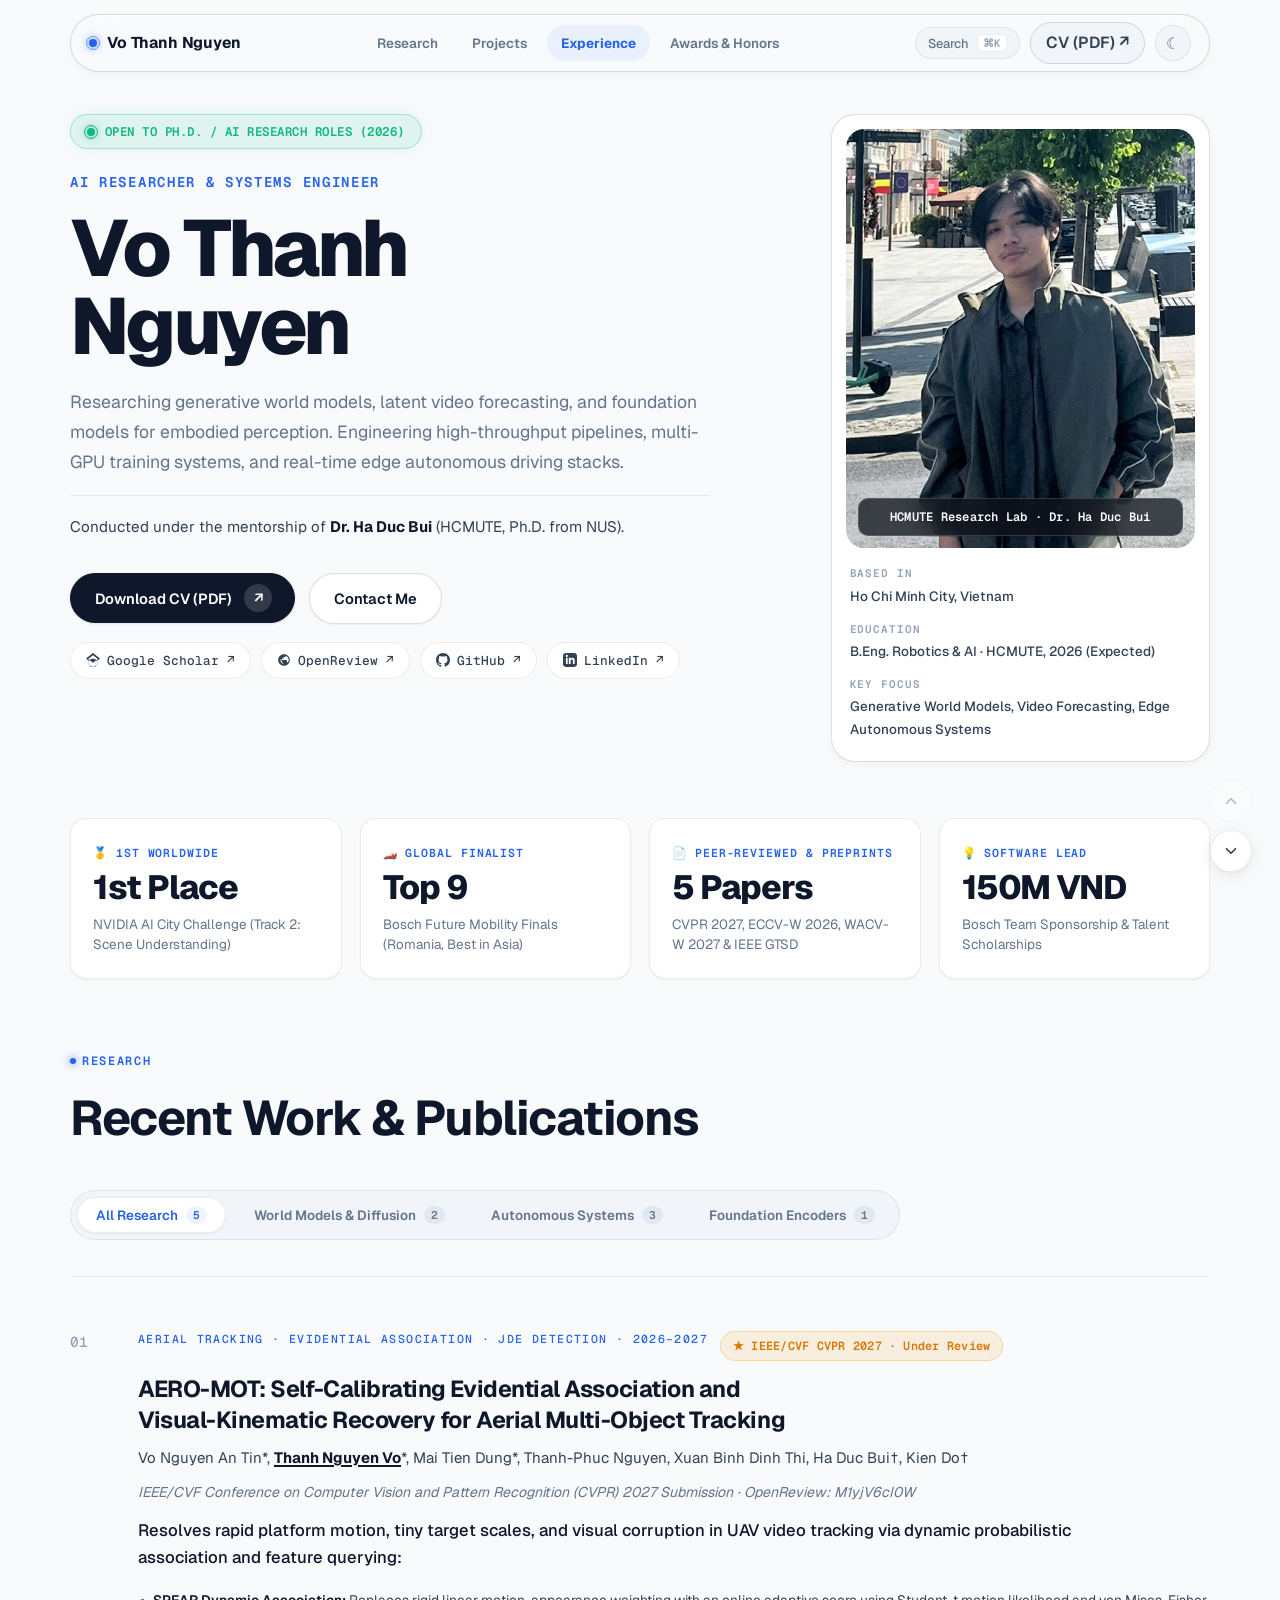
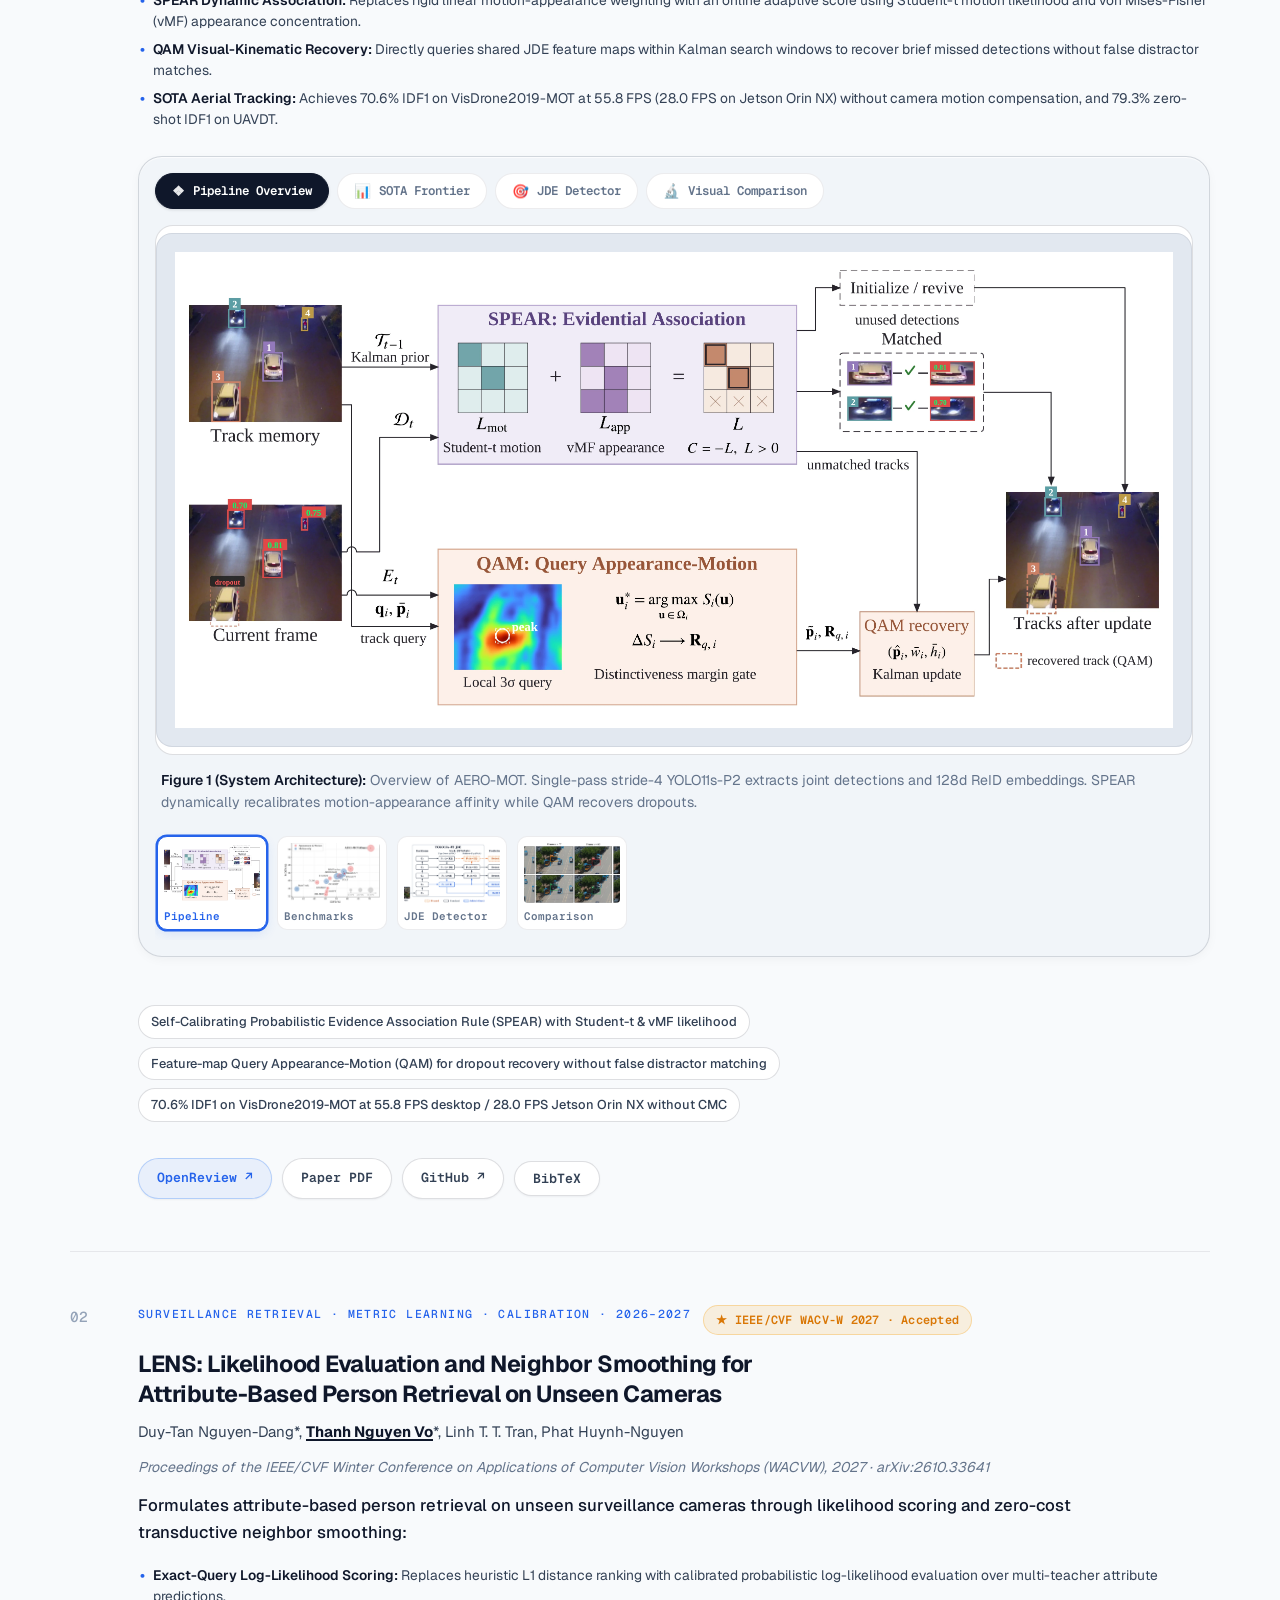
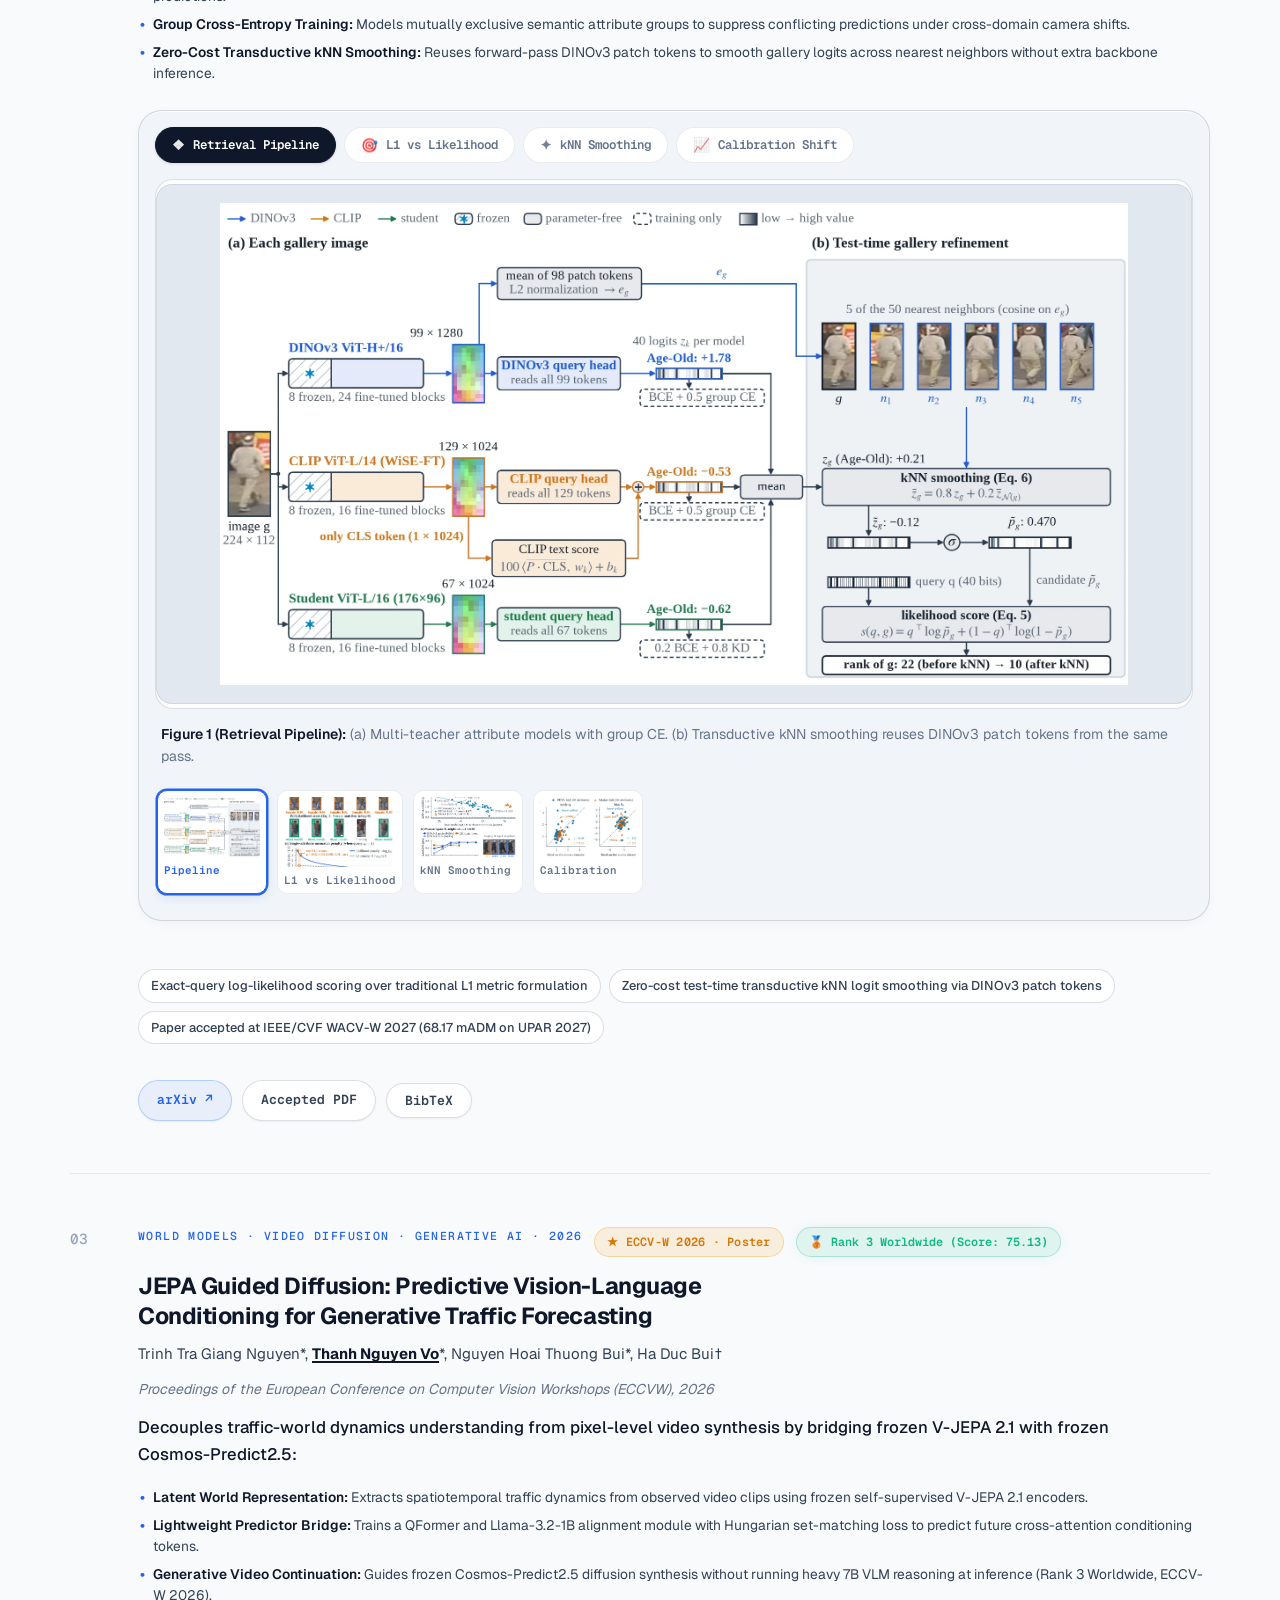
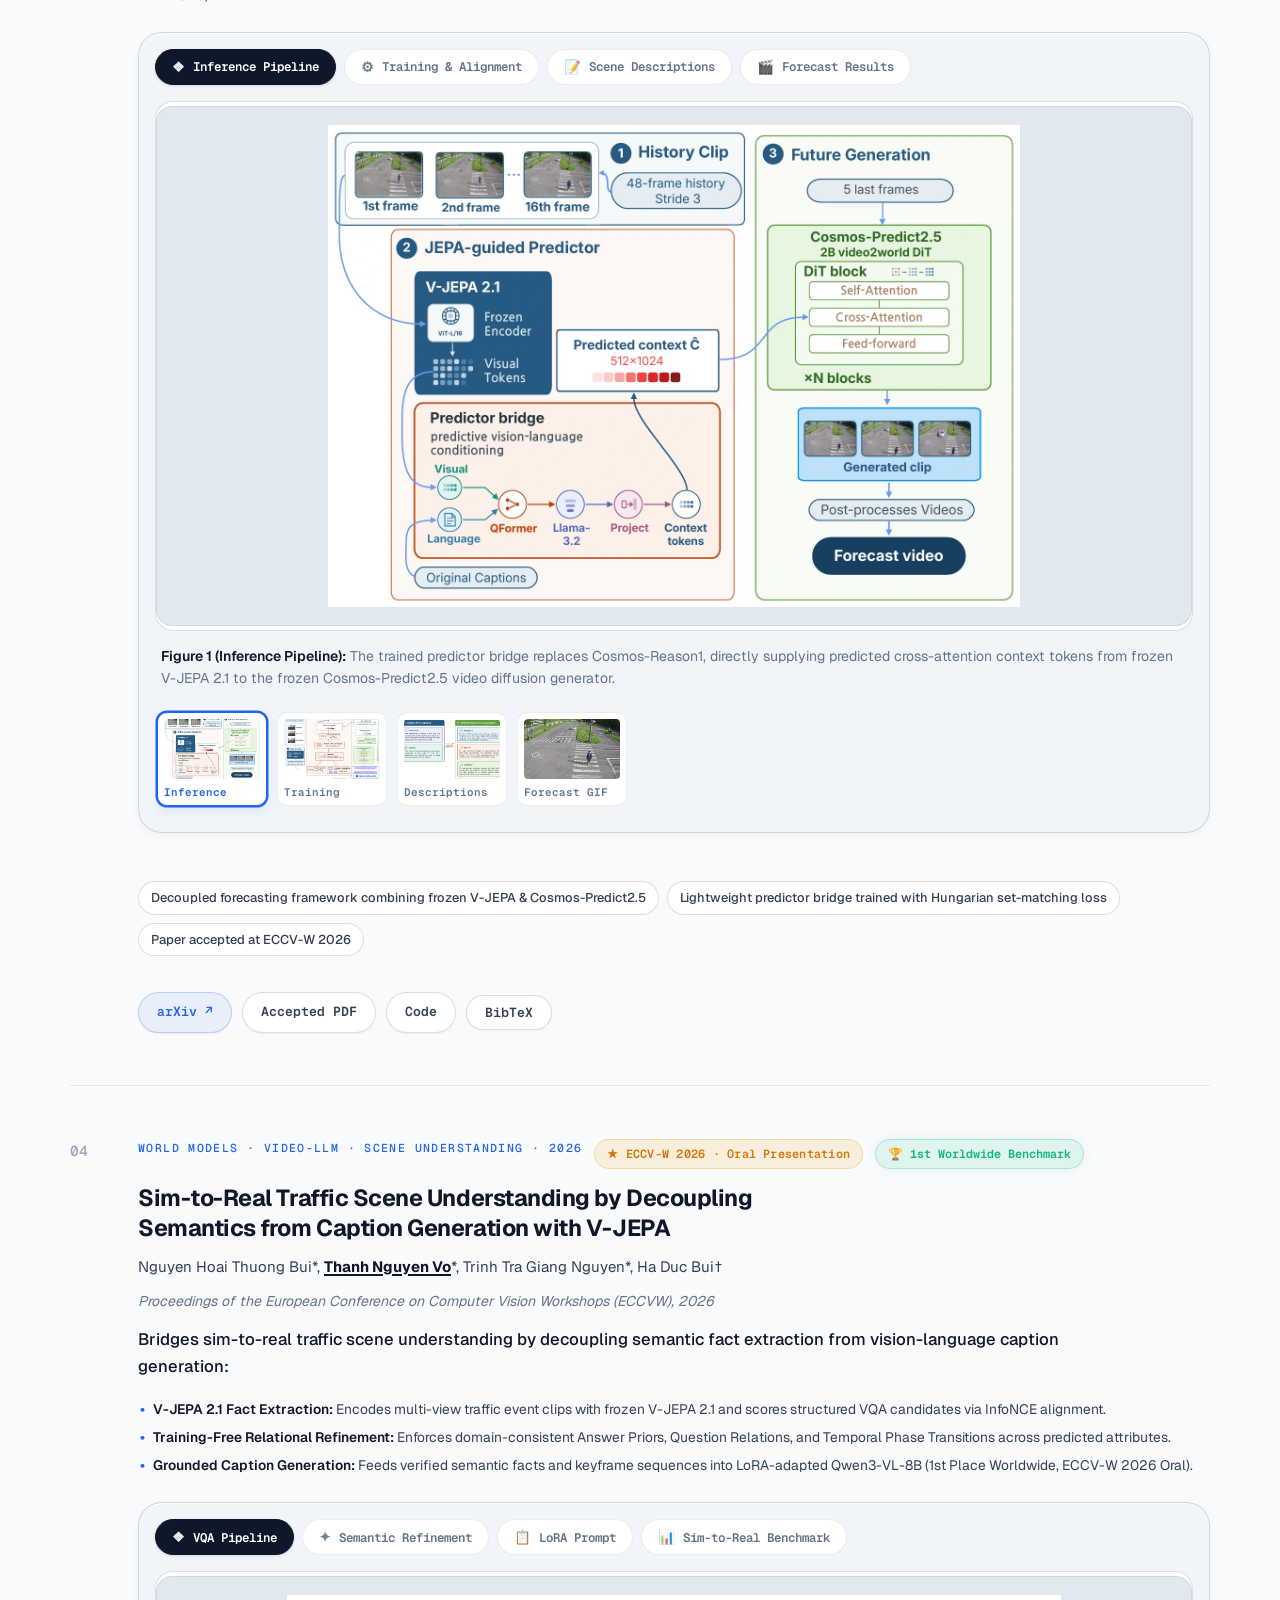
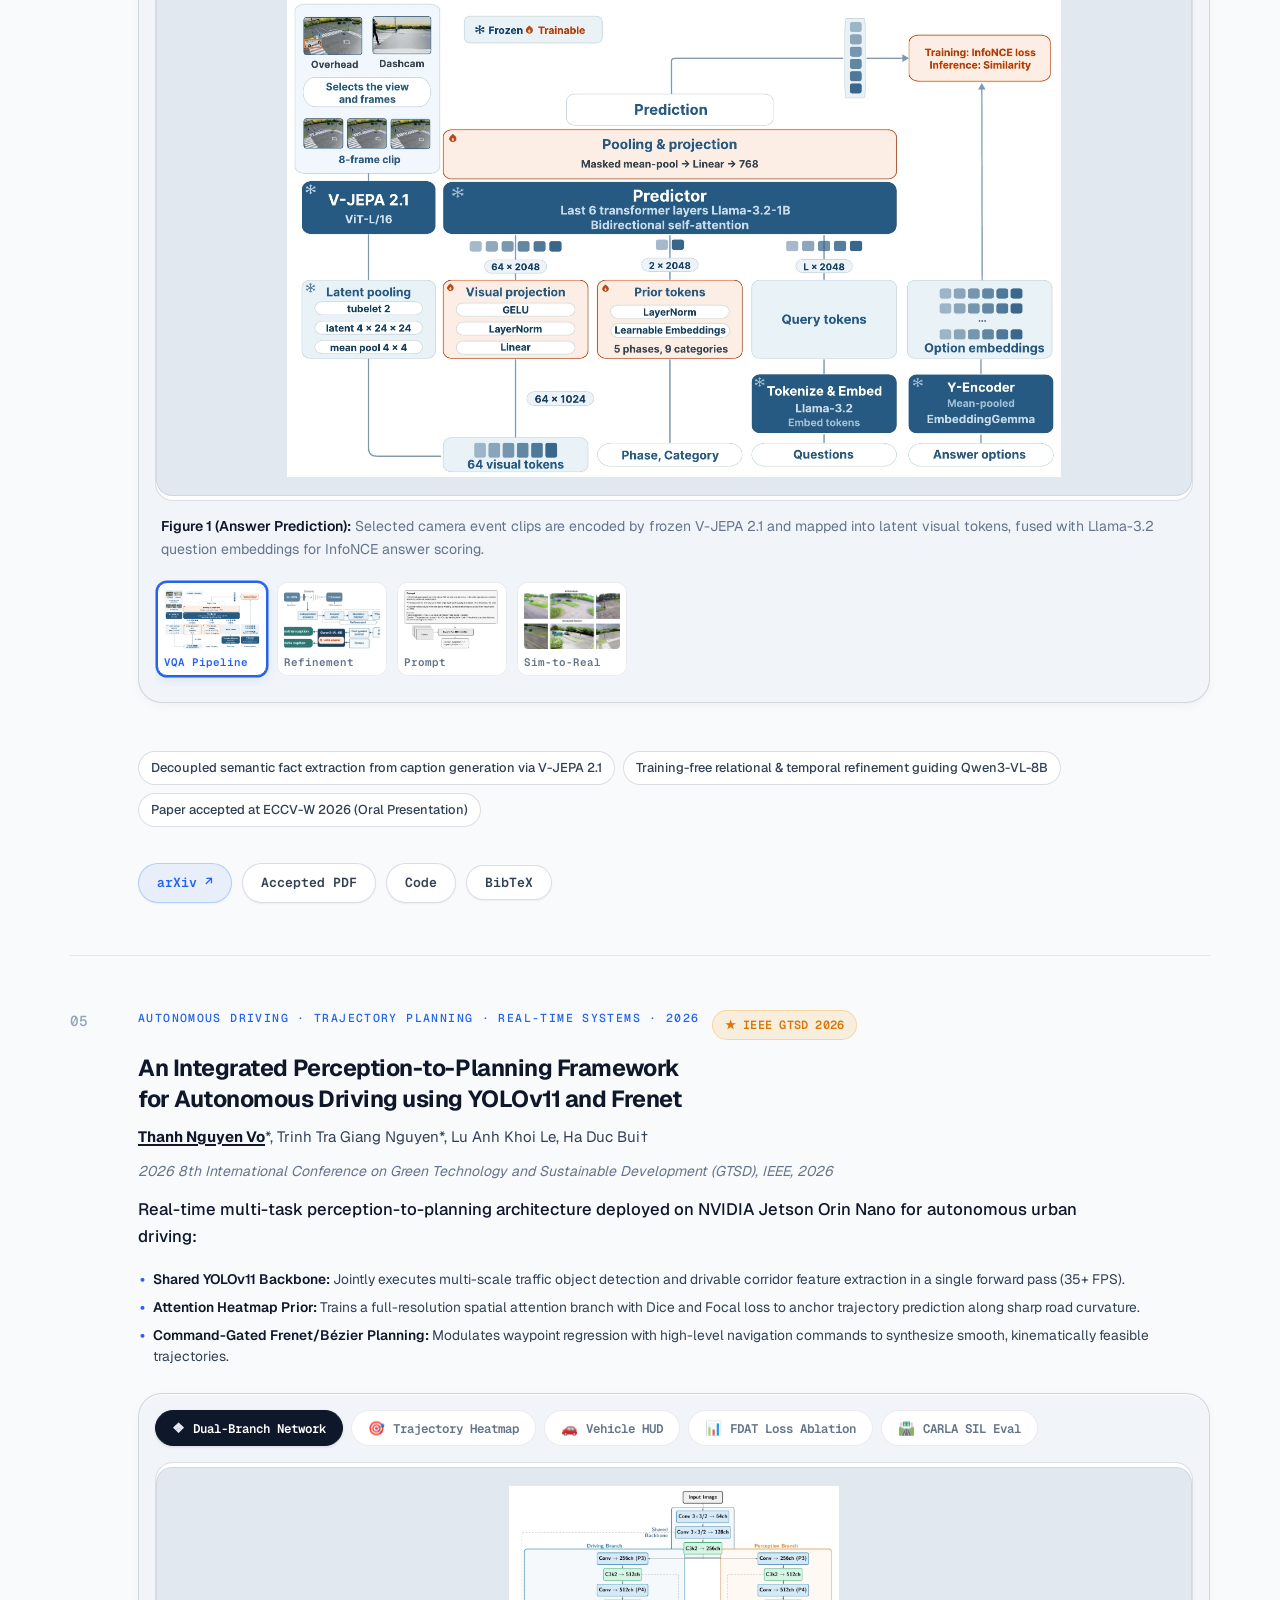
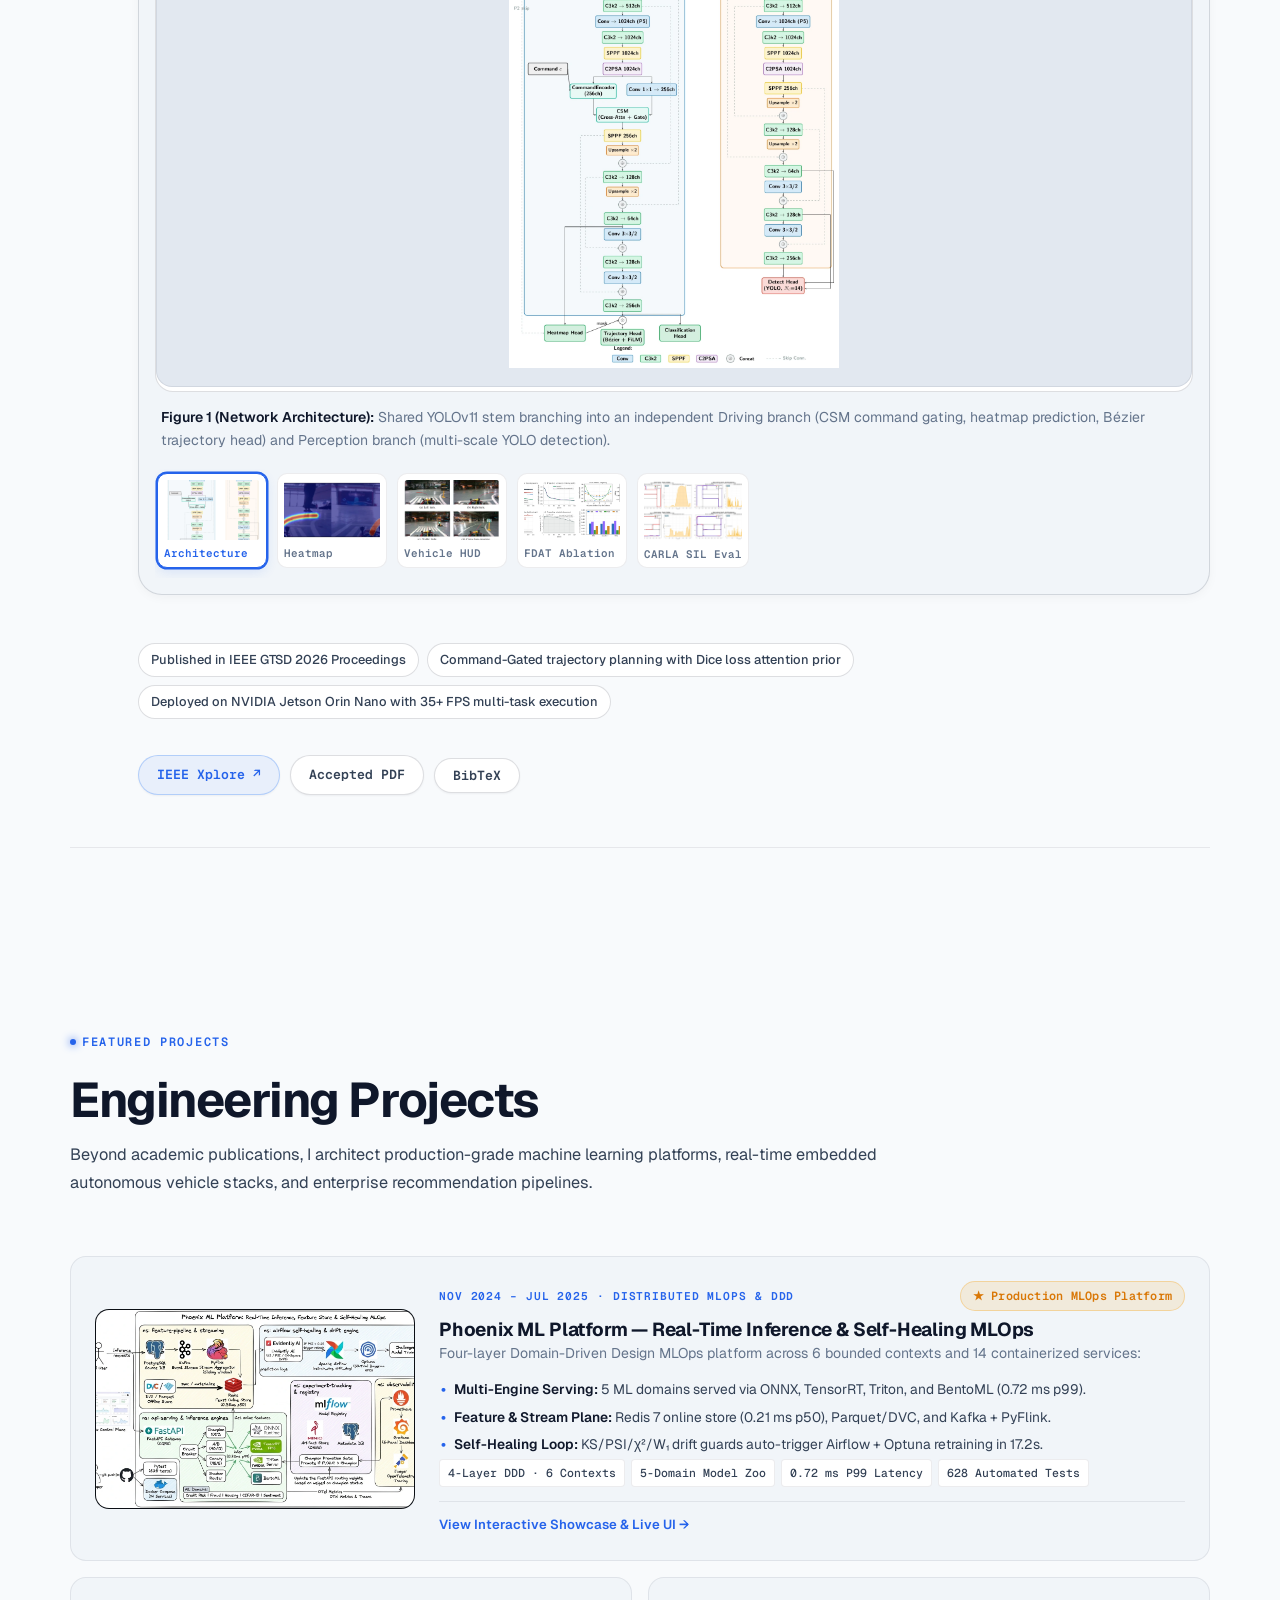
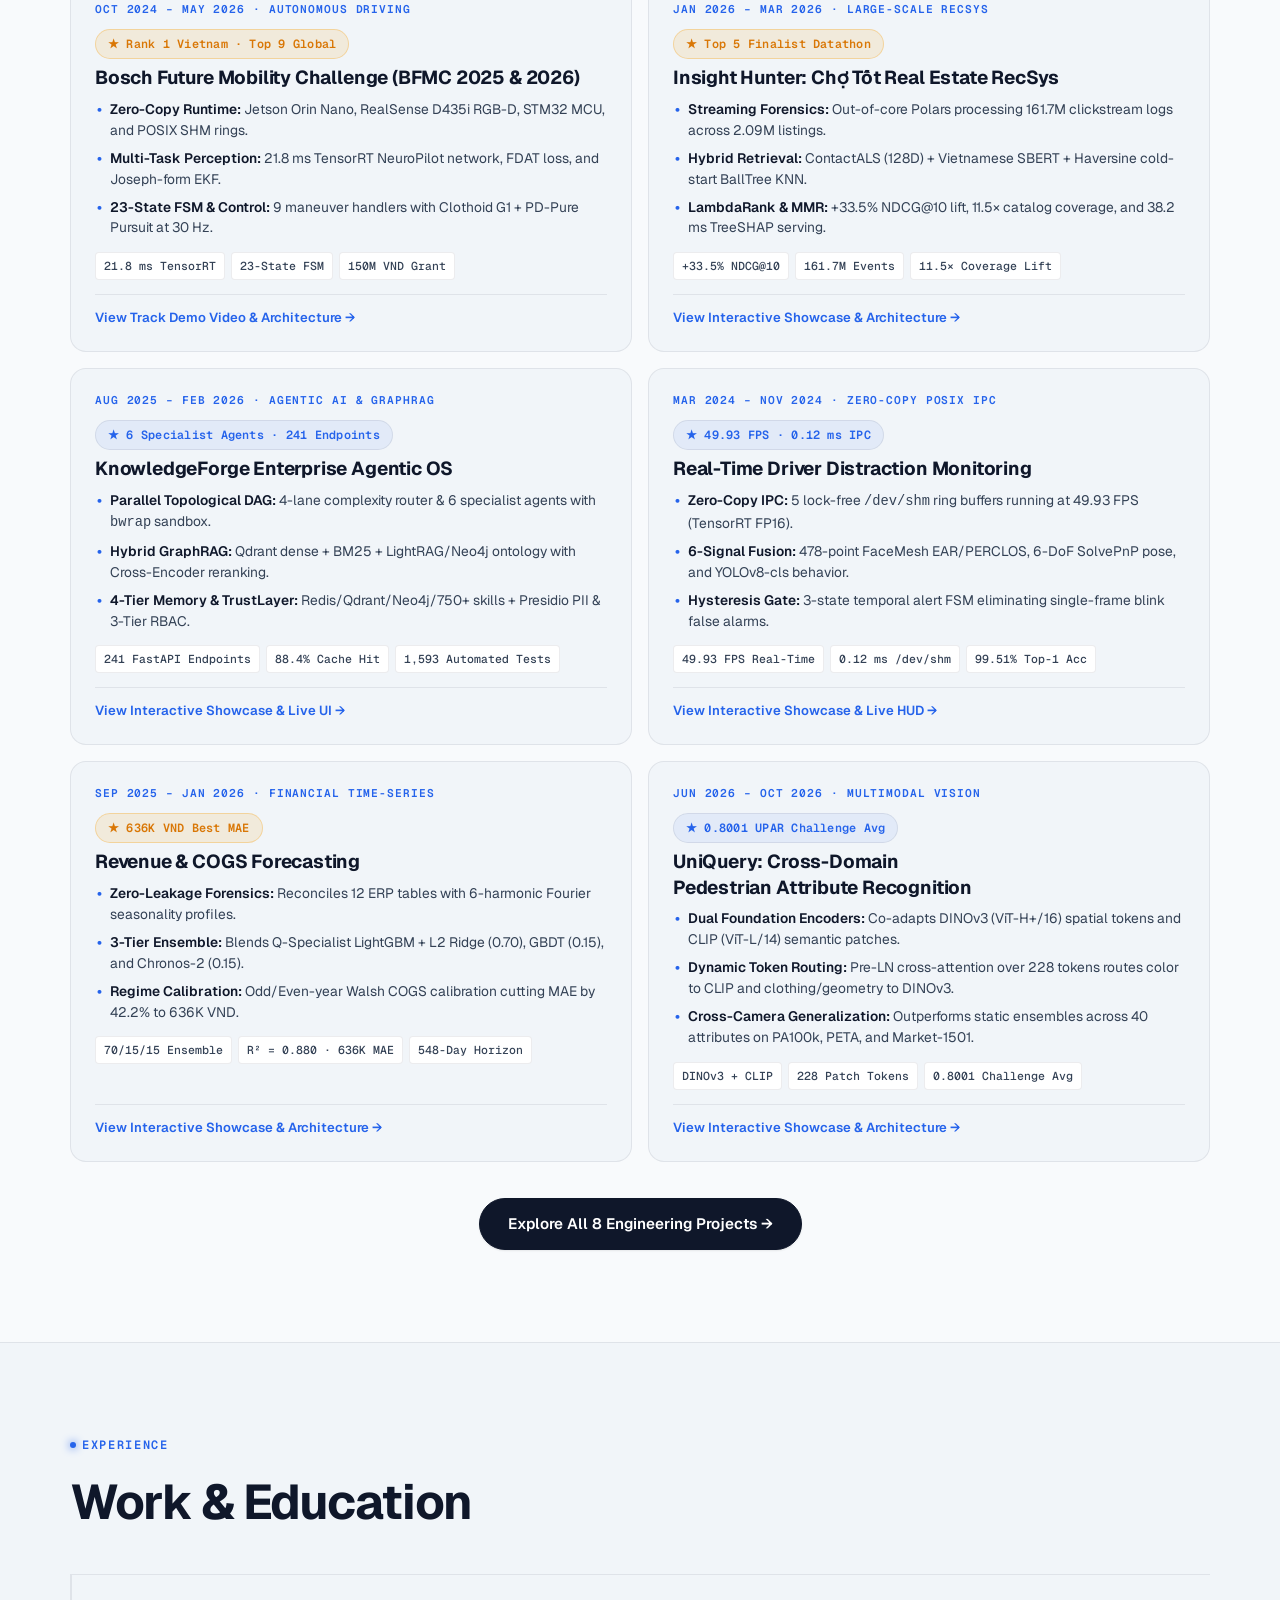
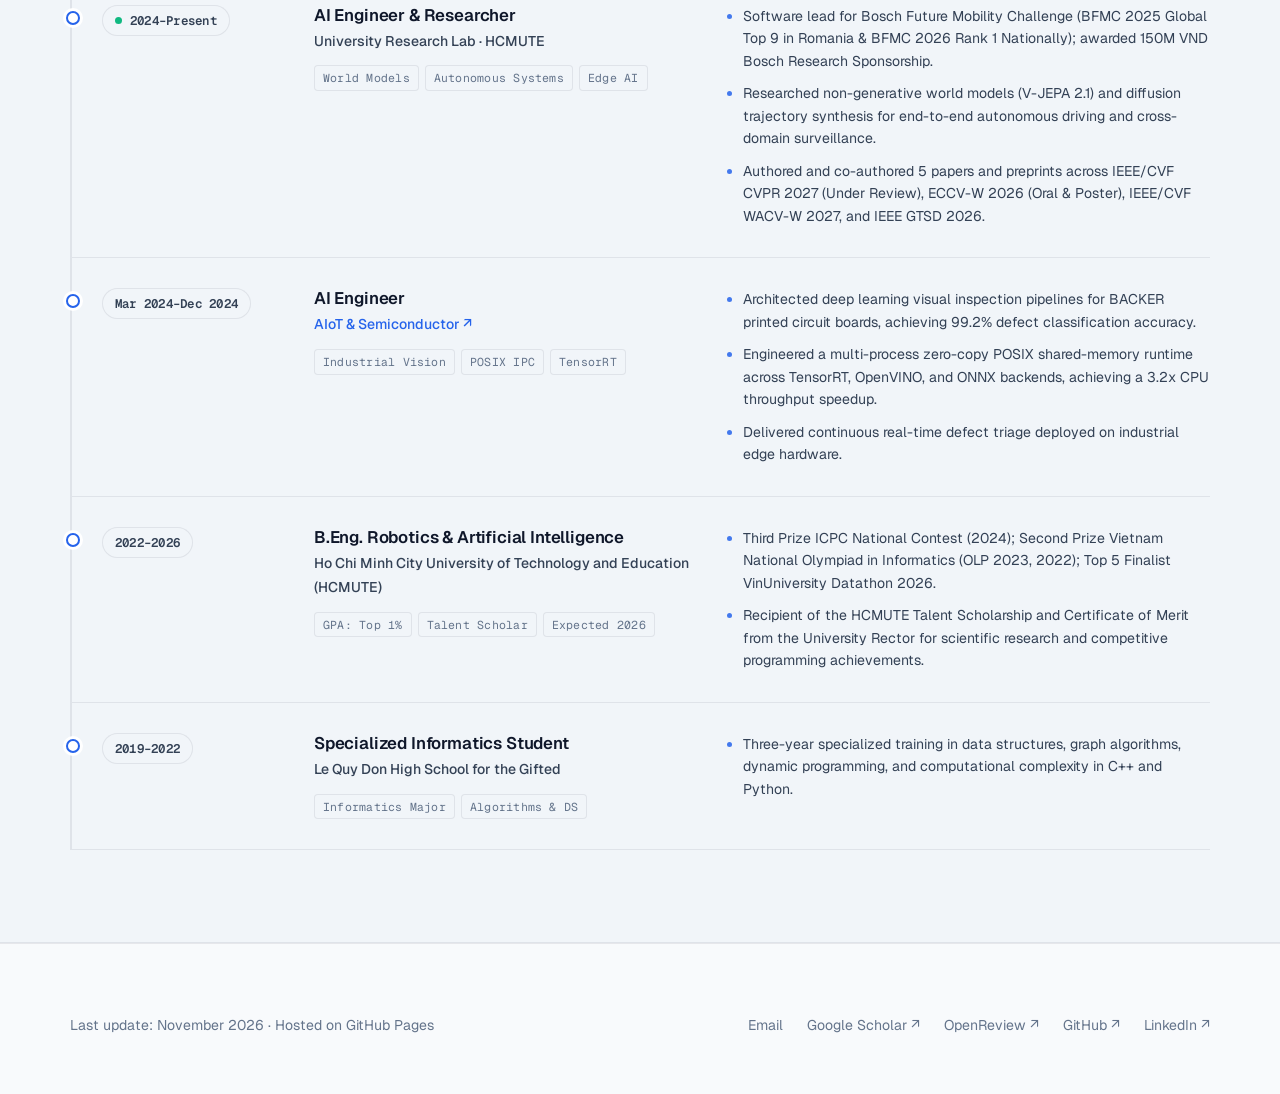
<file: index.html>
<!doctype html>
<html lang="en" data-theme="light">
<head>
  <meta charset="utf-8">
  <meta name="viewport" content="width=device-width, initial-scale=1">
  <meta name="description" content="Vo Thanh Nguyen — AI Engineer and Researcher working on world models, autonomous driving, cognitive AI, and multi-agent systems.">
  <title>Vo Thanh Nguyen | AI Engineer and Researcher</title>
  <link rel="preconnect" href="https://fonts.googleapis.com">
  <link rel="preconnect" href="https://fonts.gstatic.com" crossorigin>
  <link href="https://fonts.googleapis.com/css2?family=Geist:wght@300;400;500;600;700;800;900&family=Geist+Mono:wght@400;500;600;700&family=Plus+Jakarta+Sans:wght@500;600;700;800&display=swap" rel="stylesheet">
  <link rel="stylesheet" href="style.css?v=106">
</head>
<body>
  <div id="scroll-progress"></div>

  <header class="site-header">
    <nav class="nav container" aria-label="Main navigation">
      <a class="name" href="#top">
        <span class="name-avatar-dot"></span>
        <span class="name-full">Vo Thanh Nguyen</span>
        <span class="name-short">Thanh Nguyen</span>
      </a>
      <div class="nav-links">
        <a class="nav-link-item" href="#research">Research</a>
        <a class="nav-link-item" href="projects.html">Projects</a>
        <a class="nav-link-item" href="#experience">Experience</a>
        <a class="nav-link-item" href="awards.html">Awards &amp; Honors</a>
      </div>
      <div class="nav-controls">
        <button class="nav-cmd-btn" type="button" aria-label="Open Command Palette (Cmd+K)">
          <span>Search</span>
          <kbd class="nav-cmd-kbd">⌘K</kbd>
        </button>
        <a class="nav-cv-btn" href="VoThanhNguyen_CV.pdf?v=20261120" target="_blank" rel="noopener">CV (PDF) ↗</a>
        <button class="theme-toggle" type="button" aria-label="Toggle color theme" aria-pressed="false">
          <span class="icon-sun" aria-hidden="true">&#9728;</span>
          <span class="icon-moon" aria-hidden="true">&#9790;</span>
        </button>
        <button class="nav-menu-btn" type="button" aria-label="Toggle navigation menu" aria-expanded="false">
          <span class="menu-icon">☰</span>
        </button>
      </div>
    </nav>

    <!-- Mobile Navigation Drawer -->
    <div class="mobile-nav-drawer" id="mobile-nav-drawer" role="dialog" aria-label="Mobile Navigation Menu">
      <a href="#research" class="drawer-link">🔬 Research &amp; Papers</a>
      <a href="projects.html" class="drawer-link">⚙️ Engineering Projects</a>
      <a href="#experience" class="drawer-link">💼 Experience &amp; Background</a>
      <a href="awards.html" class="drawer-link">🏆 Awards &amp; Honors</a>
      <div class="drawer-divider"></div>
      <a href="VoThanhNguyen_CV.pdf?v=20261120" target="_blank" rel="noopener" class="drawer-link drawer-cv-link">📄 Full CV (PDF) ↗</a>
      <div class="drawer-secondary-links">
        <a href="https://scholar.google.com/citations?user=WgjDCU4AAAAJ&hl=vi&authuser=1" target="_blank" rel="noopener">Scholar</a>
        <a href="https://openreview.net/profile?id=%7EThanh_Nguyen_Vo1" target="_blank" rel="noopener">OpenReview</a>
        <a href="https://github.com/vtnguyen04" target="_blank" rel="noopener">GitHub</a>
        <a href="mailto:nguyenvothanh04@gmail.com">Email</a>
      </div>
    </div>
  </header>

  <main id="top">
    <section class="hero container">
      <div class="hero-copy">
        <div class="hero-status-pill">
          <span class="status-dot"></span>
          <span>OPEN TO PH.D. / AI RESEARCH ROLES (2026)</span>
        </div>
        <p class="hero-subtitle">AI Researcher &amp; Systems Engineer</p>
        <h1>Vo Thanh<br>Nguyen</h1>
        <p class="intro">Researching generative world models, latent video forecasting, and foundation models for embodied perception. Engineering high-throughput pipelines, multi-GPU training systems, and real-time edge autonomous driving stacks.</p>
        <p class="intro intro-mentor">Conducted under the mentorship of <strong>Dr. Ha Duc Bui</strong> (HCMUTE, Ph.D. from NUS).</p>

        <div class="hero-actions-group">
          <div class="hero-primary-btns">
            <a class="btn-island-primary" href="VoThanhNguyen_CV.pdf?v=20261120" target="_blank" rel="noopener">
              <span>Download CV (PDF)</span>
              <span class="btn-icon-bubble">↗</span>
            </a>
            <a class="btn-island-secondary" href="mailto:nguyenvothanh04@gmail.com">
              <span>Contact Me</span>
            </a>
          </div>

          <div class="hero-chips">
            <a class="hero-chip" href="https://scholar.google.com/citations?user=WgjDCU4AAAAJ&hl=vi&authuser=1" target="_blank" rel="noopener">
              <svg width="14" height="14" viewBox="0 0 24 24"><path fill="currentColor" d="M12 24a7 7 0 1 1 0-14 7 7 0 0 1 0 14zm0-24L0 9.5l4.8 3.8v6.8L12 24l7.2-3.9v-6.8l4.8-3.8L12 0zm0 3.7 8.3 6.6-8.3 6.6-8.3-6.6L12 3.7z"/></svg>
              Google Scholar ↗
            </a>
            <a class="hero-chip" href="https://openreview.net/profile?id=%7EThanh_Nguyen_Vo1" target="_blank" rel="noopener">
              <svg width="14" height="14" viewBox="0 0 24 24"><path fill="currentColor" d="M12 2C6.48 2 2 6.48 2 12s4.48 10 10 10 10-4.48 10-10S17.52 2 12 2zm1 17.93c-3.95-.49-7-3.85-7-7.93 0-.62.08-1.21.21-1.79L9 15v1c0 1.1.9 2 2 2v1.93zm6.9-2.54c-.26-.81-1-1.39-1.9-1.39h-1v-3c0-.55-.45-1-1-1H8v-2h2c.55 0 1-.45 1-1V7h2c1.1 0 2-.9 2-2v-.41c2.93 1.19 5 4.06 5 7.41 0 2.08-.8 3.97-2.1 5.39z"/></svg>
              OpenReview ↗
            </a>
            <a class="hero-chip" href="https://github.com/vtnguyen04" target="_blank" rel="noopener">
              <svg width="14" height="14" viewBox="0 0 24 24"><path fill="currentColor" d="M12 0C5.37 0 0 5.37 0 12c0 5.31 3.435 9.795 8.205 11.385.6.105.825-.255.825-.57 0-.285-.015-1.23-.015-2.235-3.015.555-3.795-.735-4.035-1.41-.135-.345-.72-1.41-1.23-1.695-.42-.225-1.02-.78-.015-.795.945-.015 1.62.87 1.845 1.23 1.08 1.815 2.805 1.305 3.495.99.105-.78.42-1.305.765-1.605-2.67-.3-5.46-1.335-5.46-5.925 0-1.305.465-2.385 1.23-3.225-.12-.3-.54-1.53.12-3.18 0 0 1.005-.315 3.3 1.23.96-.27 1.98-.405 3-.405s2.04.135 3 .405c2.295-1.56 3.3-1.23 3.3-1.23.66 1.65.24 2.88.12 3.18.765.84 1.23 1.905 1.23 3.225 0 4.605-2.805 5.625-5.475 5.925.435.375.81 1.095.81 2.22 0 1.605-.015 2.895-.015 3.3 0 .315.225.69.825.57A12.02 12.02 0 0 0 24 12c0-6.63-5.37-12-12-12z"/></svg>
              GitHub ↗
            </a>
            <a class="hero-chip" href="https://www.linkedin.com/in/nguy%E1%BB%85n-v%C3%B5-th%C3%A0nh-044517246/" target="_blank" rel="noopener">
              <svg width="14" height="14" viewBox="0 0 24 24"><path fill="currentColor" d="M19 0h-14c-2.761 0-5 2.239-5 5v14c0 2.761 2.239 5 5 5h14c2.762 0 5-2.239 5-5v-14c0-2.761-2.238-5-5-5zm-11 19h-3v-11h3v11zm-1.5-12.268c-.966 0-1.75-.79-1.75-1.764s.784-1.764 1.75-1.764 1.75.79 1.75 1.764-.783 1.764-1.75 1.764zm13.5 12.268h-3v-5.604c0-3.368-4-3.113-4 0v5.604h-3v-11h3v1.765c1.396-2.586 7-2.777 7 2.476v6.759z"/></svg>
              LinkedIn ↗
            </a>
          </div>
        </div>
      </div>

      <aside class="hero-aside">
        <div class="profile-card">
          <figure>
            <img class="profile-photo" src="assets/profile-waterfront.webp?v=20261107hd" alt="Vo Thanh Nguyen" loading="eager">
            <div class="profile-badge-overlay">HCMUTE Research Lab · Dr. Ha Duc Bui</div>
          </figure>
          <ul class="profile-meta-list">
            <li class="profile-meta-item">
              <span class="profile-meta-label">Based in</span>
              <span class="profile-meta-val">Ho Chi Minh City, Vietnam</span>
            </li>
            <li class="profile-meta-item">
              <span class="profile-meta-label">Education</span>
              <span class="profile-meta-val">B.Eng. Robotics &amp; AI · HCMUTE, 2026 (Expected)</span>
            </li>
            <li class="profile-meta-item">
              <span class="profile-meta-label">Key Focus</span>
              <span class="profile-meta-val">Generative World Models, Video Forecasting, Edge Autonomous Systems</span>
            </li>
          </ul>
        </div>
      </aside>
    </section>

    <!-- 4 High-Impact Credentials Banner with Mouse Spotlight -->
    <section class="hero-metrics-section container">
      <div class="hero-metrics-grid">
        <a class="spotlight-card" href="awards.html">
          <div class="spotlight-inner">
            <span class="metric-tag">🥇 1st Worldwide</span>
            <span class="metric-val">1st Place</span>
            <span class="metric-desc">NVIDIA AI City Challenge (Track 2: Scene Understanding)</span>
          </div>
        </a>
        <a class="spotlight-card" href="awards.html">
          <div class="spotlight-inner">
            <span class="metric-tag">🏎️ Global Finalist</span>
            <span class="metric-val">Top 9</span>
            <span class="metric-desc">Bosch Future Mobility Finals (Romania, Best in Asia)</span>
          </div>
        </a>
        <a class="spotlight-card" href="#research">
          <div class="spotlight-inner">
            <span class="metric-tag">📄 Peer-Reviewed &amp; Preprints</span>
            <span class="metric-val">5 Papers</span>
            <span class="metric-desc">CVPR 2027, ECCV-W 2026, WACV-W 2027 &amp; IEEE GTSD</span>
          </div>
        </a>
        <a class="spotlight-card" href="awards.html">
          <div class="spotlight-inner">
            <span class="metric-tag">💡 Software Lead</span>
            <span class="metric-val">150M VND</span>
            <span class="metric-desc">Bosch Team Sponsorship &amp; Talent Scholarships</span>
          </div>
        </a>
      </div>
    </section>

    <!-- Unified Research & Publications Section -->
    <section class="section container" id="research">
      <div class="section-title">
        <p class="label">Research</p>
        <h2>Recent Work &amp; Publications</h2>
      </div>

      <!-- 2026 Interactive Category Filter -->
      <div class="research-filter-bar">
        <button class="filter-btn is-active" type="button" data-filter="all">
          <span>All Research</span>
          <span class="filter-count">5</span>
        </button>
        <button class="filter-btn" type="button" data-filter="world-models">
          <span>World Models &amp; Diffusion</span>
          <span class="filter-count">2</span>
        </button>
        <button class="filter-btn" type="button" data-filter="autonomous-driving">
          <span>Autonomous Systems</span>
          <span class="filter-count">3</span>
        </button>
        <button class="filter-btn" type="button" data-filter="foundation-encoders">
          <span>Foundation Encoders</span>
          <span class="filter-count">1</span>
        </button>
      </div>

      <div class="projects">
        <article class="project" id="project-aeromot" data-category="autonomous-driving">
          <div class="project-number">01</div>
          <div class="project-content project-showcase">
            <div class="showcase-header">
              <div class="showcase-badges">
                <span class="project-meta">Aerial Tracking · Evidential Association · JDE Detection · 2026–2027</span>
                <span class="pill-badge pill-badge-gold">★ IEEE/CVF CVPR 2027 · Under Review</span>
              </div>
              <h3>AERO-MOT: Self-Calibrating Evidential Association and Visual-Kinematic Recovery for Aerial Multi-Object Tracking</h3>
              <p class="project-authors">
                Vo Nguyen An Tin*, <strong class="author-self">Thanh Nguyen Vo</strong>*, Mai Tien Dung*, Thanh-Phuc Nguyen, Xuan Binh Dinh Thi, Ha Duc Bui&dagger;, Kien Do&dagger;
              </p>
              <p class="project-venue">IEEE/CVF Conference on Computer Vision and Pattern Recognition (CVPR) 2027 Submission · OpenReview: M1yjV6cI0W</p>
              <p class="showcase-desc">Resolves rapid platform motion, tiny target scales, and visual corruption in UAV video tracking via dynamic probabilistic association and feature querying:</p>
              <ul class="eng-card-list">
                <li><strong>SPEAR Dynamic Association:</strong> Replaces rigid linear motion-appearance weighting with an online adaptive score using Student-t motion likelihood and von Mises-Fisher (vMF) appearance concentration.</li>
                <li><strong>QAM Visual-Kinematic Recovery:</strong> Directly queries shared JDE feature maps within Kalman search windows to recover brief missed detections without false distractor matches.</li>
                <li><strong>SOTA Aerial Tracking:</strong> Achieves 70.6% IDF1 on VisDrone2019-MOT at 55.8 FPS (28.0 FPS on Jetson Orin NX) without camera motion compensation, and 79.3% zero-shot IDF1 on UAVDT.</li>
              </ul>
            </div>

            <div class="showcase-media-hub" data-showcase="aeromot">
              <div class="showcase-tabs" role="tablist">
                <button class="showcase-tab is-active" type="button">
                  <span class="tab-icon">❖</span> Pipeline Overview
                </button>
                <button class="showcase-tab" type="button">
                  <span class="tab-icon">📊</span> SOTA Frontier
                </button>
                <button class="showcase-tab" type="button">
                  <span class="tab-icon">🎯</span> JDE Detector
                </button>
                <button class="showcase-tab" type="button">
                  <span class="tab-icon">🔬</span> Visual Comparison
                </button>
              </div>

              <figure class="project-figure showcase-main-figure">
                <div class="showcase-image-wrapper">
                  <img class="showcase-main-img zoomable-media"
                       src="assets/aeromot-pipeline.webp"
                       data-full-src="assets/aeromot-pipeline.webp"
                       alt="AERO-MOT aerial tracking pipeline overview showing YOLO11s-P2 JDE, SPEAR evidential association, and QAM recovery"
                       loading="lazy">
                  <span class="showcase-zoom-hint"><span class="zoom-icon">🔍</span> Click to expand (HD)</span>
                </div>
                <figcaption class="showcase-caption">
                  <strong>Figure 1 (System Architecture):</strong> Overview of AERO-MOT. Single-pass stride-4 YOLO11s-P2 extracts joint detections and 128d ReID embeddings. SPEAR dynamically recalibrates motion-appearance affinity while QAM recovers dropouts.
                </figcaption>
              </figure>

              <div class="showcase-thumbs">
                <button class="showcase-thumb is-active" type="button"
                        data-src="assets/aeromot-pipeline.webp"
                        data-alt="AERO-MOT aerial tracking pipeline overview showing YOLO11s-P2 JDE, SPEAR evidential association, and QAM recovery"
                        data-caption="&lt;strong&gt;Figure 1 (System Architecture):&lt;/strong&gt; Overview of AERO-MOT. Single-pass stride-4 YOLO11s-P2 extracts joint detections and 128d ReID embeddings. SPEAR dynamically recalibrates motion-appearance affinity while QAM recovers dropouts."
                        title="Pipeline Overview">
                  <img src="assets/aeromot-pipeline.webp" alt="Pipeline thumbnail">
                  <span class="thumb-label">Pipeline</span>
                </button>
                <button class="showcase-thumb" type="button"
                        data-src="assets/aeromot-benchmark.webp"
                        data-alt="VisDrone2019-MOT accuracy vs speed frontier comparison"
                        data-caption="&lt;strong&gt;Figure 2 (VisDrone2019 Frontier):&lt;/strong&gt; IDF1–MOTA–FPS on VisDrone2019-MOT across published trackers. AERO-MOT reaches 70.6% IDF1 and 56.6% MOTA at 55.8 FPS without camera motion compensation."
                        title="SOTA Frontier">
                  <img src="assets/aeromot-benchmark.webp" alt="Benchmark frontier thumbnail">
                  <span class="thumb-label">Benchmarks</span>
                </button>
                <button class="showcase-thumb" type="button"
                        data-src="assets/aeromot-detector.webp"
                        data-alt="Compact stride-4 YOLO11s-P2 joint detection and embedding architecture"
                        data-caption="&lt;strong&gt;Figure 3 (YOLO11s-P2 JDE Architecture):&lt;/strong&gt; Stride-4 multi-scale feature pyramid with P2 head addition and P5 pruning, optimized for tiny aerial targets (&amp;lt;16x16 px) and real-time edge inference."
                        title="JDE Detector">
                  <img src="assets/aeromot-detector.webp" alt="Detector thumbnail">
                  <span class="thumb-label">JDE Detector</span>
                </button>
                <button class="showcase-thumb" type="button"
                        data-src="assets/aeromot-comparison.webp"
                        data-alt="Qualitative comparison under rapid UAV panning on VisDrone2019-MOT: Baseline C-BIoU vs AERO-MOT"
                        data-caption="&lt;strong&gt;Figure 4 (Qualitative Tracking Comparison):&lt;/strong&gt; Robust tracking under rapid UAV camera panning on VisDrone2019-MOT. (a) C-BIoU fragments trajectories and swaps IDs (#140 &amp;rarr; #293), whereas (b) AERO-MOT maintains consistent identity (#9)."
                        title="Visual Comparison">
                  <img src="assets/aeromot-comparison.webp" alt="Comparison thumbnail">
                  <span class="thumb-label">Comparison</span>
                </button>
              </div>
            </div>

            <div class="showcase-footer">
              <ul>
                <li>Self-Calibrating Probabilistic Evidence Association Rule (SPEAR) with Student-t &amp; vMF likelihood</li>
                <li>Feature-map Query Appearance-Motion (QAM) for dropout recovery without false distractor matching</li>
                <li>70.6% IDF1 on VisDrone2019-MOT at 55.8 FPS desktop / 28.0 FPS Jetson Orin NX without CMC</li>
              </ul>
              <div class="project-links">
                <a class="pub-btn pub-btn-accent" href="https://openreview.net/forum?id=M1yjV6cI0W" target="_blank" rel="noopener">OpenReview ↗</a>
                <a class="pub-btn" href="papers/AERO-MOT%20-%20Self-Calibrating%20Evidential%20Association%20and%20Visual-Kinematic%20Recovery%20for%20Aerial%20Multi-Object%20Tracking.pdf" target="_blank" rel="noopener">Paper PDF</a>
                <a class="pub-btn" href="https://github.com/aihacker111/Falcon-MOT" target="_blank" rel="noopener">GitHub ↗</a>
                <button class="pub-btn pub-bibtex-toggle" type="button" data-target="bib-aeromot" aria-expanded="false">BibTeX</button>
              </div>
              <div class="pub-bibtex-box" id="bib-aeromot" hidden>
                <div class="pub-bibtex-header">
                  <div class="pub-bibtex-window-controls">
                    <span class="window-dot dot-red"></span>
                    <span class="window-dot dot-yellow"></span>
                    <span class="window-dot dot-green"></span>
                    <span class="pub-bibtex-header-title">aeromot-cvpr2027.bib</span>
                  </div>
                  <button class="pub-bibtex-copy-btn" type="button" data-code="bib-aeromot-code">Copy BibTeX</button>
                </div>
                <pre id="bib-aeromot-code"><code>@article{tin2026aeromot,
  title={AERO-MOT: Self-Calibrating Evidential Association and Visual-Kinematic Recovery for Aerial Multi-Object Tracking},
  author={Tin, Vo Nguyen An and Vo, Thanh Nguyen and Dung, Mai Tien and Nguyen, Thanh-Phuc and Thi, Xuan Binh Dinh and Bui, Ha Duc and Do, Kien},
  journal={IEEE/CVF Conference on Computer Vision and Pattern Recognition (CVPR) Submission},
  year={2026},
  url={https://openreview.net/forum?id=M1yjV6cI0W}
}</code></pre>
              </div>
            </div>
          </div>
        </article>

        <article class="project" id="project-lens" data-category="foundation-encoders">
          <div class="project-number">02</div>
          <div class="project-content project-showcase">
            <div class="showcase-header">
              <div class="showcase-badges">
                <span class="project-meta">Surveillance Retrieval · Metric Learning · Calibration · 2026–2027</span>
                <span class="pill-badge pill-badge-gold">★ IEEE/CVF WACV-W 2027 · Accepted</span>
              </div>
              <h3>LENS: Likelihood Evaluation and Neighbor Smoothing for Attribute-Based Person Retrieval on Unseen Cameras</h3>
              <p class="project-authors">
                Duy-Tan Nguyen-Dang*, <strong class="author-self">Thanh Nguyen Vo</strong>*, Linh T. T. Tran, Phat Huynh-Nguyen
              </p>
              <p class="project-venue">Proceedings of the IEEE/CVF Winter Conference on Applications of Computer Vision Workshops (WACVW), 2027 · arXiv:2610.33641</p>
              <p class="showcase-desc">Formulates attribute-based person retrieval on unseen surveillance cameras through likelihood scoring and zero-cost transductive neighbor smoothing:</p>
              <ul class="eng-card-list">
                <li><strong>Exact-Query Log-Likelihood Scoring:</strong> Replaces heuristic L1 distance ranking with calibrated probabilistic log-likelihood evaluation over multi-teacher attribute predictions.</li>
                <li><strong>Group Cross-Entropy Training:</strong> Models mutually exclusive semantic attribute groups to suppress conflicting predictions under cross-domain camera shifts.</li>
                <li><strong>Zero-Cost Transductive kNN Smoothing:</strong> Reuses forward-pass DINOv3 patch tokens to smooth gallery logits across nearest neighbors without extra backbone inference.</li>
              </ul>
            </div>

            <div class="showcase-media-hub" data-showcase="lens">
              <div class="showcase-tabs" role="tablist">
                <button class="showcase-tab is-active" type="button">
                  <span class="tab-icon">❖</span> Retrieval Pipeline
                </button>
                <button class="showcase-tab" type="button">
                  <span class="tab-icon">🎯</span> L1 vs Likelihood
                </button>
                <button class="showcase-tab" type="button">
                  <span class="tab-icon">✦</span> kNN Smoothing
                </button>
                <button class="showcase-tab" type="button">
                  <span class="tab-icon">📈</span> Calibration Shift
                </button>
              </div>

              <figure class="project-figure showcase-main-figure">
                <div class="showcase-image-wrapper">
                  <img class="showcase-main-img zoomable-media"
                       src="assets/lens-architecture.webp"
                       data-full-src="assets/lens-architecture.webp"
                       alt="LENS retrieval pipeline showing likelihood evaluation, group cross-entropy, and test-time gallery neighbor smoothing"
                       loading="lazy">
                  <span class="showcase-zoom-hint"><span class="zoom-icon">🔍</span> Click to expand (HD)</span>
                </div>
                <figcaption class="showcase-caption">
                  <strong>Figure 1 (Retrieval Pipeline):</strong> (a) Multi-teacher attribute models with group CE. (b) Transductive kNN smoothing reuses DINOv3 patch tokens from the same pass.
                </figcaption>
              </figure>

              <div class="showcase-thumbs">
                <button class="showcase-thumb is-active" type="button"
                        data-src="assets/lens-architecture.webp"
                        data-alt="LENS retrieval pipeline showing likelihood evaluation, group cross-entropy, and test-time gallery neighbor smoothing"
                        data-caption="&lt;strong&gt;Figure 1 (Retrieval Pipeline):&lt;/strong&gt; (a) Multi-teacher attribute models with group CE. (b) Transductive kNN smoothing reuses DINOv3 patch tokens from the same pass."
                        title="Retrieval Pipeline">
                  <img src="assets/lens-architecture.webp" alt="Pipeline thumbnail">
                  <span class="thumb-label">Pipeline</span>
                </button>
                <button class="showcase-thumb" type="button"
                        data-src="assets/lens-ranking.webp"
                        data-alt="Qualitative retrieval ranking comparison: L1 distance vs Exact-Query Log-Likelihood on surveillance query"
                        data-caption="&lt;strong&gt;Figure 2 (L1 vs Likelihood):&lt;/strong&gt; Top-5 crops for 'adult female'. L1 ranks mispredicted male crops at the top; exact-query log-likelihood puts four exact matches in the top five."
                        title="L1 vs Likelihood">
                  <img src="assets/lens-ranking.webp" alt="Ranking comparison thumbnail">
                  <span class="thumb-label">L1 vs Likelihood</span>
                </button>
                <button class="showcase-thumb" type="button"
                        data-src="assets/lens-knn.webp"
                        data-alt="Transductive kNN smoothing gain correlation across evaluated model configurations"
                        data-caption="&lt;strong&gt;Figure 3 (kNN Smoothing):&lt;/strong&gt; Correlation between gallery redundancy and mADM gain. Neighbor smoothing consistently lifts retrieval accuracy across camera viewpoints."
                        title="kNN Smoothing">
                  <img src="assets/lens-knn.webp" alt="kNN thumbnail">
                  <span class="thumb-label">kNN Smoothing</span>
                </button>
                <button class="showcase-thumb" type="button"
                        data-src="assets/lens-calibration.webp"
                        data-alt="Cross-domain calibration curves and logit bias shift across camera distributions"
                        data-caption="&lt;strong&gt;Figure 4 (Calibration Shift):&lt;/strong&gt; Shows source-fitted Platt scaling degrades mADM on unseen cameras because attribute biases shift independently."
                        title="Calibration Shift">
                  <img src="assets/lens-calibration.webp" alt="Calibration thumbnail">
                  <span class="thumb-label">Calibration</span>
                </button>
              </div>
            </div>

            <div class="showcase-footer">
              <ul>
                <li>Exact-query log-likelihood scoring over traditional L1 metric formulation</li>
                <li>Zero-cost test-time transductive kNN logit smoothing via DINOv3 patch tokens</li>
                <li>Paper accepted at IEEE/CVF WACV-W 2027 (68.17 mADM on UPAR 2027)</li>
              </ul>
              <div class="project-links">
                <a class="pub-btn pub-btn-accent" href="https://arxiv.org/abs/2610.33641" target="_blank" rel="noopener">arXiv ↗</a>
                <a class="pub-btn" href="papers/LENS%20-%20Likelihood%20Evaluation%20and%20Neighbor%20Smoothing%20for%20Attribute-Based%20Person%20Retrieval%20on%20Unseen%20Cameras.pdf" target="_blank" rel="noopener">Accepted PDF</a>
                <button class="pub-btn pub-bibtex-toggle" type="button" data-target="bib-lens" aria-expanded="false">BibTeX</button>
              </div>
              <div class="pub-bibtex-box" id="bib-lens" hidden>
                <div class="pub-bibtex-header">
                  <div class="pub-bibtex-window-controls">
                    <span class="window-dot dot-red"></span>
                    <span class="window-dot dot-yellow"></span>
                    <span class="window-dot dot-green"></span>
                    <span class="pub-bibtex-header-title">lens-wacv2027.bib</span>
                  </div>
                  <button class="pub-bibtex-copy-btn" type="button" data-code="bib-lens-code">Copy BibTeX</button>
                </div>
                <pre id="bib-lens-code"><code>@inproceedings{nguyendang2027lens,
  title={LENS: Likelihood Evaluation and Neighbor Smoothing for Attribute-Based Person Retrieval on Unseen Cameras},
  author={Nguyen-Dang, Duy-Tan and Vo, Thanh Nguyen and Tran, Linh T. T. and Huynh-Nguyen, Phat},
  booktitle={Proceedings of the IEEE/CVF Winter Conference on Applications of Computer Vision Workshops (WACVW)},
  year={2027},
  url={https://arxiv.org/abs/2610.33641}
}</code></pre>
              </div>
            </div>
          </div>
        </article>

        <article class="project" id="project-traffic-forecast" data-category="world-models">
          <div class="project-number">03</div>
          <div class="project-content project-showcase">
            <div class="showcase-header">
              <div class="showcase-badges">
                <span class="project-meta">World Models · Video Diffusion · Generative AI · 2026</span>
                <span class="pill-badge pill-badge-gold">★ ECCV-W 2026 · Poster</span>
                <span class="pub-award-pill">🥉 Rank 3 Worldwide (Score: 75.13)</span>
              </div>
              <h3>JEPA Guided Diffusion: Predictive Vision-Language Conditioning for Generative Traffic Forecasting</h3>
              <p class="project-authors">
                Trinh Tra Giang Nguyen*, <strong class="author-self">Thanh Nguyen Vo</strong>*, Nguyen Hoai Thuong Bui*, Ha Duc Bui&dagger;
              </p>
              <p class="project-venue">Proceedings of the European Conference on Computer Vision Workshops (ECCVW), 2026</p>
              <p class="showcase-desc">Decouples traffic-world dynamics understanding from pixel-level video synthesis by bridging frozen V-JEPA 2.1 with frozen Cosmos-Predict2.5:</p>
              <ul class="eng-card-list">
                <li><strong>Latent World Representation:</strong> Extracts spatiotemporal traffic dynamics from observed video clips using frozen self-supervised V-JEPA 2.1 encoders.</li>
                <li><strong>Lightweight Predictor Bridge:</strong> Trains a QFormer and Llama-3.2-1B alignment module with Hungarian set-matching loss to predict future cross-attention conditioning tokens.</li>
                <li><strong>Generative Video Continuation:</strong> Guides frozen Cosmos-Predict2.5 diffusion synthesis without running heavy 7B VLM reasoning at inference (Rank 3 Worldwide, ECCV-W 2026).</li>
              </ul>
            </div>

            <div class="showcase-media-hub" data-showcase="traffic-forecast">
              <div class="showcase-tabs" role="tablist">
                <button class="showcase-tab is-active" type="button">
                  <span class="tab-icon">❖</span> Inference Pipeline
                </button>
                <button class="showcase-tab" type="button">
                  <span class="tab-icon">⚙</span> Training &amp; Alignment
                </button>
                <button class="showcase-tab" type="button">
                  <span class="tab-icon">📝</span> Scene Descriptions
                </button>
                <button class="showcase-tab" type="button">
                  <span class="tab-icon">🎬</span> Forecast Results
                </button>
              </div>

              <figure class="project-figure showcase-main-figure">
                <div class="showcase-image-wrapper">
                  <img class="showcase-main-img zoomable-media"
                       src="assets/traffic-forecast-pipeline.webp"
                       data-full-src="assets/traffic-forecast-pipeline.webp"
                       alt="Inference overview of the JEPA-guided diffusion model for generative traffic forecasting"
                       loading="lazy">
                  <span class="showcase-zoom-hint"><span class="zoom-icon">🔍</span> Click to expand (HD)</span>
                </div>
                <figcaption class="showcase-caption">
                  <strong>Figure 1 (Inference Pipeline):</strong> The trained predictor bridge replaces Cosmos-Reason1, directly supplying predicted cross-attention context tokens from frozen V-JEPA 2.1 to the frozen Cosmos-Predict2.5 video diffusion generator.
                </figcaption>
              </figure>

              <div class="showcase-thumbs">
                <button class="showcase-thumb is-active" type="button"
                        data-src="assets/traffic-forecast-pipeline.webp"
                        data-alt="Inference overview of the JEPA-guided diffusion model for generative traffic forecasting"
                        data-caption="&lt;strong&gt;Figure 1 (Inference Pipeline):&lt;/strong&gt; The trained predictor bridge replaces Cosmos-Reason1, directly supplying predicted cross-attention context tokens from frozen V-JEPA 2.1 to the frozen Cosmos-Predict2.5 video diffusion generator."
                        title="Inference Pipeline">
                  <img src="assets/traffic-forecast-pipeline.webp" alt="Inference pipeline thumbnail">
                  <span class="thumb-label">Inference</span>
                </button>
                <button class="showcase-thumb" type="button"
                        data-src="assets/traffic-forecast-training.webp"
                        data-alt="Training pipeline for learning the JEPA-guided conditioning context"
                        data-caption="&lt;strong&gt;Figure 2 (Training &amp; Alignment):&lt;/strong&gt; Predictor bridge training objective using QFormer, Llama-3.2-1B, and Hungarian set-matching loss against Cosmos-Reason1 7B target context."
                        title="Training &amp; Alignment">
                  <img src="assets/traffic-forecast-training.webp" alt="Training pipeline thumbnail">
                  <span class="thumb-label">Training</span>
                </button>
                <button class="showcase-thumb" type="button"
                        data-src="assets/traffic-forecast-descriptions.webp"
                        data-alt="Structured future traffic descriptions decomposed into Inventory, Motion, and Outcome"
                        data-caption="&lt;strong&gt;Figure 3 (Scene Descriptions):&lt;/strong&gt; Structured description refinement decomposing traffic scenes into complementary Inventory, Motion, and Outcome representations."
                        title="Scene Descriptions">
                  <img src="assets/traffic-forecast-descriptions.webp" alt="Descriptions thumbnail">
                  <span class="thumb-label">Descriptions</span>
                </button>
                <button class="showcase-thumb" type="button"
                        data-src="assets/forecast-overhead-prediction.gif"
                        data-alt="Generated future traffic forecast continuation under multi-agent conditions"
                        data-caption="&lt;strong&gt;Figure 4 (Forecasting Demonstration):&lt;/strong&gt; Generated future continuation frames under dynamic multi-agent traffic conditions."
                        title="Forecast Results">
                  <img src="assets/forecast-overhead-prediction.gif" alt="Forecast GIF thumbnail">
                  <span class="thumb-label">Forecast GIF</span>
                </button>
              </div>
            </div>

            <div class="showcase-footer">
              <ul>
                <li>Decoupled forecasting framework combining frozen V-JEPA &amp; Cosmos-Predict2.5</li>
                <li>Lightweight predictor bridge trained with Hungarian set-matching loss</li>
                <li>Paper accepted at ECCV-W 2026</li>
              </ul>
              <div class="project-links">
                <a class="pub-btn pub-btn-accent" href="https://arxiv.org/abs/2609.21379" target="_blank" rel="noopener">arXiv ↗</a>
                <a class="pub-btn" href="papers/Nguyen%20et%20al.%20-%20JEPA%20Guided%20Diffusion%20Predictive%20Vision-Language%20Conditioning%20for%20Generative%20Traffic%20Forecasting.pdf" target="_blank" rel="noopener">Accepted PDF</a>
                <a class="pub-btn" href="https://github.com/AlterraFa/JEPA-Guided-Diffusion" target="_blank" rel="noopener">Code</a>
                <button class="pub-btn pub-bibtex-toggle" type="button" data-target="bib-traffic-forecast" aria-expanded="false">BibTeX</button>
              </div>
              <div class="pub-bibtex-box" id="bib-traffic-forecast" hidden>
                <div class="pub-bibtex-header">
                  <div class="pub-bibtex-window-controls">
                    <span class="window-dot dot-red"></span>
                    <span class="window-dot dot-yellow"></span>
                    <span class="window-dot dot-green"></span>
                    <span class="pub-bibtex-header-title">jepa-diffusion-eccv2026.bib</span>
                  </div>
                  <button class="pub-bibtex-copy-btn" type="button" data-code="bib-traffic-forecast-code">Copy BibTeX</button>
                </div>
                <pre id="bib-traffic-forecast-code"><code>@inproceedings{nguyen2026jepa,
  title={JEPA Guided Diffusion: Predictive Vision-Language Conditioning for Generative Traffic Forecasting},
  author={Nguyen, Trinh Tra Giang and Vo, Thanh Nguyen and Bui, Nguyen Hoai Thuong and Bui, Ha Duc},
  booktitle={Proceedings of the European Conference on Computer Vision Workshops (ECCVW)},
  year={2026},
  url={https://arxiv.org/abs/2609.21379}
}</code></pre>
              </div>
            </div>
          </div>
        </article>

        <article class="project" id="project-traffic-jepa" data-category="world-models autonomous-driving">
          <div class="project-number">04</div>
          <div class="project-content project-showcase">
            <div class="showcase-header">
              <div class="showcase-badges">
                <span class="project-meta">World Models · Video-LLM · Scene Understanding · 2026</span>
                <span class="pill-badge pill-badge-gold">★ ECCV-W 2026 · Oral Presentation</span>
                <span class="pub-award-pill">🏆 1st Worldwide Benchmark</span>
              </div>
              <h3>Sim-to-Real Traffic Scene Understanding by Decoupling Semantics from Caption Generation with V-JEPA</h3>
              <p class="project-authors">
                Nguyen Hoai Thuong Bui*, <strong class="author-self">Thanh Nguyen Vo</strong>*, Trinh Tra Giang Nguyen*, Ha Duc Bui&dagger;
              </p>
              <p class="project-venue">Proceedings of the European Conference on Computer Vision Workshops (ECCVW), 2026</p>
              <p class="showcase-desc">Bridges sim-to-real traffic scene understanding by decoupling semantic fact extraction from vision-language caption generation:</p>
              <ul class="eng-card-list">
                <li><strong>V-JEPA 2.1 Fact Extraction:</strong> Encodes multi-view traffic event clips with frozen V-JEPA 2.1 and scores structured VQA candidates via InfoNCE alignment.</li>
                <li><strong>Training-Free Relational Refinement:</strong> Enforces domain-consistent Answer Priors, Question Relations, and Temporal Phase Transitions across predicted attributes.</li>
                <li><strong>Grounded Caption Generation:</strong> Feeds verified semantic facts and keyframe sequences into LoRA-adapted Qwen3-VL-8B (1st Place Worldwide, ECCV-W 2026 Oral).</li>
              </ul>
            </div>

            <div class="showcase-media-hub" data-showcase="traffic-jepa">
              <div class="showcase-tabs" role="tablist">
                <button class="showcase-tab is-active" type="button">
                  <span class="tab-icon">❖</span> VQA Pipeline
                </button>
                <button class="showcase-tab" type="button">
                  <span class="tab-icon">✦</span> Semantic Refinement
                </button>
                <button class="showcase-tab" type="button">
                  <span class="tab-icon">📋</span> LoRA Prompt
                </button>
                <button class="showcase-tab" type="button">
                  <span class="tab-icon">📊</span> Sim-to-Real Benchmark
                </button>
              </div>

              <figure class="project-figure showcase-main-figure">
                <div class="showcase-image-wrapper">
                  <img class="showcase-main-img zoomable-media"
                       src="assets/traffic-jepa-vqa-pipeline.webp"
                       data-full-src="assets/traffic-jepa-vqa-pipeline.webp"
                       alt="V-JEPA 2.1 video representation and question token embedding for answer prediction"
                       loading="lazy">
                  <span class="showcase-zoom-hint"><span class="zoom-icon">🔍</span> Click to expand (HD)</span>
                </div>
                <figcaption class="showcase-caption">
                  <strong>Figure 1 (Answer Prediction):</strong> Selected camera event clips are encoded by frozen V-JEPA 2.1 and mapped into latent visual tokens, fused with Llama-3.2 question embeddings for InfoNCE answer scoring.
                </figcaption>
              </figure>

              <div class="showcase-thumbs">
                <button class="showcase-thumb is-active" type="button"
                        data-src="assets/traffic-jepa-vqa-pipeline.webp"
                        data-alt="V-JEPA 2.1 video representation and question token embedding for answer prediction"
                        data-caption="&lt;strong&gt;Figure 1 (Answer Prediction):&lt;/strong&gt; Selected camera event clips are encoded by frozen V-JEPA 2.1 and mapped into latent visual tokens, fused with Llama-3.2 question embeddings for InfoNCE answer scoring."
                        title="VQA Pipeline">
                  <img src="assets/traffic-jepa-vqa-pipeline.webp" alt="VQA pipeline thumbnail">
                  <span class="thumb-label">VQA Pipeline</span>
                </button>
                <button class="showcase-thumb" type="button"
                        data-src="assets/traffic-jepa-refinement.webp"
                        data-alt="Training-free refinement and caption generation pipeline with Qwen3-VL-8B"
                        data-caption="&lt;strong&gt;Figure 2 (Semantic Refinement):&lt;/strong&gt; Independent VQA answers pass through training-free refinement (Answer Prior, Question Relation, Phase Transition) to guide Qwen3-VL-8B caption generation."
                        title="Semantic Refinement">
                  <img src="assets/traffic-jepa-refinement.webp" alt="Refinement thumbnail">
                  <span class="thumb-label">Refinement</span>
                </button>
                <button class="showcase-thumb" type="button"
                        data-src="assets/traffic-jepa-prompt.webp"
                        data-alt="Fact-guided prompt layout for LoRA-adapted Qwen3-VL-8B"
                        data-caption="&lt;strong&gt;Figure 3 (Prompt Structure):&lt;/strong&gt; Fact-guided prompt layout feeding refined VQA facts and sampled video frames to LoRA-adapted Qwen3-VL-8B."
                        title="LoRA Prompt">
                  <img src="assets/traffic-jepa-prompt.webp" alt="Prompt structure thumbnail">
                  <span class="thumb-label">Prompt</span>
                </button>
                <button class="showcase-thumb" type="button"
                        data-src="assets/traffic-jepa-result.webp"
                        data-alt="Side-by-side real WTS and simulated traffic scenes demonstrating sim-to-real traffic understanding"
                        data-caption="&lt;strong&gt;Figure 4 (Sim-to-Real Benchmark):&lt;/strong&gt; Side-by-side real WTS surveillance and simulated traffic scenes validating cross-domain generalization."
                        title="Sim-to-Real Benchmark">
                  <img src="assets/traffic-jepa-result.webp" alt="Sim-to-real thumbnail">
                  <span class="thumb-label">Sim-to-Real</span>
                </button>
              </div>
            </div>

            <div class="showcase-footer">
              <ul>
                <li>Decoupled semantic fact extraction from caption generation via V-JEPA 2.1</li>
                <li>Training-free relational &amp; temporal refinement guiding Qwen3-VL-8B</li>
                <li>Paper accepted at ECCV-W 2026 (Oral Presentation)</li>
              </ul>
              <div class="project-links">
                <a class="pub-btn pub-btn-accent" href="https://arxiv.org/abs/2609.18562" target="_blank" rel="noopener">arXiv ↗</a>
                <a class="pub-btn" href="papers/Hoai%20et%20al.%20-%20Sim-to-Real%20Tra%20c%20Scene%20Understanding%20by%20Decoupling%20Semantics%20from%20Caption%20Generation%20with%20V-JEPA.pdf" target="_blank" rel="noopener">Accepted PDF</a>
                <a class="pub-btn" href="https://github.com/ThuongBuiRVC/Traffic-JEPA" target="_blank" rel="noopener">Code</a>
                <button class="pub-btn pub-bibtex-toggle" type="button" data-target="bib-traffic-jepa" aria-expanded="false">BibTeX</button>
              </div>
              <div class="pub-bibtex-box" id="bib-traffic-jepa" hidden>
                <div class="pub-bibtex-header">
                  <div class="pub-bibtex-window-controls">
                    <span class="window-dot dot-red"></span>
                    <span class="window-dot dot-yellow"></span>
                    <span class="window-dot dot-green"></span>
                    <span class="pub-bibtex-header-title">traffic-jepa-eccv2026.bib</span>
                  </div>
                  <button class="pub-bibtex-copy-btn" type="button" data-code="bib-traffic-jepa-code">Copy BibTeX</button>
                </div>
                <pre id="bib-traffic-jepa-code"><code>@inproceedings{bui2026simtoreal,
  title={Sim-to-Real Traffic Scene Understanding by Decoupling Semantics from Caption Generation with V-JEPA},
  author={Bui, Nguyen Hoai Thuong and Vo, Thanh Nguyen and Nguyen, Trinh Tra Giang and Bui, Ha Duc},
  booktitle={Proceedings of the European Conference on Computer Vision Workshops (ECCVW)},
  year={2026},
  url={https://arxiv.org/abs/2609.18562}
}</code></pre>
              </div>
            </div>
          </div>
        </article>

        <article class="project" id="project-gtsd-2026" data-category="autonomous-driving">
          <div class="project-number">05</div>
          <div class="project-content project-showcase">
            <div class="showcase-header">
              <div class="showcase-badges">
                <span class="project-meta">Autonomous Driving · Trajectory Planning · Real-Time Systems · 2026</span>
                <span class="pill-badge pill-badge-gold">★ IEEE GTSD 2026</span>
              </div>
              <h3>An Integrated Perception-to-Planning Framework for Autonomous Driving using YOLOv11 and Frenet</h3>
              <p class="project-authors">
                <strong class="author-self">Thanh Nguyen Vo</strong>*, Trinh Tra Giang Nguyen*, Lu Anh Khoi Le, Ha Duc Bui&dagger;
              </p>
              <p class="project-venue">2026 8th International Conference on Green Technology and Sustainable Development (GTSD), IEEE, 2026</p>
              <p class="showcase-desc">Real-time multi-task perception-to-planning architecture deployed on NVIDIA Jetson Orin Nano for autonomous urban driving:</p>
              <ul class="eng-card-list">
                <li><strong>Shared YOLOv11 Backbone:</strong> Jointly executes multi-scale traffic object detection and drivable corridor feature extraction in a single forward pass (35+ FPS).</li>
                <li><strong>Attention Heatmap Prior:</strong> Trains a full-resolution spatial attention branch with Dice and Focal loss to anchor trajectory prediction along sharp road curvature.</li>
                <li><strong>Command-Gated Frenet/Bézier Planning:</strong> Modulates waypoint regression with high-level navigation commands to synthesize smooth, kinematically feasible trajectories.</li>
              </ul>
            </div>

            <div class="showcase-media-hub" data-showcase="gtsd-2026">
              <div class="showcase-tabs" role="tablist">
                <button class="showcase-tab is-active" type="button">
                  <span class="tab-icon">❖</span> Dual-Branch Network
                </button>
                <button class="showcase-tab" type="button">
                  <span class="tab-icon">🎯</span> Trajectory Heatmap
                </button>
                <button class="showcase-tab" type="button">
                  <span class="tab-icon">🚗</span> Vehicle HUD
                </button>
                <button class="showcase-tab" type="button">
                  <span class="tab-icon">📊</span> FDAT Loss Ablation
                </button>
                <button class="showcase-tab" type="button">
                  <span class="tab-icon">🛣️</span> CARLA SIL Eval
                </button>
              </div>

              <figure class="project-figure showcase-main-figure">
                <div class="showcase-image-wrapper">
                  <img class="showcase-main-img zoomable-media"
                       src="assets/bfmc-dual-branch-architecture.webp"
                       data-full-src="assets/bfmc-dual-branch-architecture.webp"
                       alt="Overview of the proposed dual-branch architecture with shared YOLOv11 backbone, driving branch, and perception branch"
                       loading="lazy">
                  <span class="showcase-zoom-hint"><span class="zoom-icon">🔍</span> Click to expand (HD)</span>
                </div>
                <figcaption class="showcase-caption">
                  <strong>Figure 1 (Network Architecture):</strong> Shared YOLOv11 stem branching into an independent Driving branch (CSM command gating, heatmap prediction, Bézier trajectory head) and Perception branch (multi-scale YOLO detection).
                </figcaption>
              </figure>

              <div class="showcase-thumbs">
                <button class="showcase-thumb is-active" type="button"
                        data-src="assets/bfmc-dual-branch-architecture.webp"
                        data-alt="Overview of the proposed dual-branch architecture with shared YOLOv11 backbone, driving branch, and perception branch"
                        data-caption="&lt;strong&gt;Figure 1 (Network Architecture):&lt;/strong&gt; Shared YOLOv11 stem branching into an independent Driving branch (CSM command gating, heatmap prediction, Bézier trajectory head) and Perception branch (multi-scale YOLO detection)."
                        title="Architecture">
                  <img src="assets/bfmc-dual-branch-architecture.webp" alt="Dual-branch architecture thumbnail">
                  <span class="thumb-label">Architecture</span>
                </button>
                <button class="showcase-thumb" type="button"
                        data-src="assets/bfmc-trajectory-heatmap.webp"
                        data-alt="Ground-truth heatmap vs predicted output with Dice Loss gating"
                        data-caption="&lt;strong&gt;Figure 2 (Heatmap Prior):&lt;/strong&gt; Ground-truth heatmap vs predicted output. Sharper boundaries from Dice Loss serve as an attention prior for trajectory planning."
                        title="Heatmap Attention">
                  <img src="assets/bfmc-trajectory-heatmap.webp" alt="Heatmap thumbnail">
                  <span class="thumb-label">Heatmap</span>
                </button>
                <button class="showcase-thumb" type="button"
                        data-src="assets/bfmc-hud-results.webp"
                        data-alt="Real-time HUD overlay on unseen video showing intersection traversal, traffic light response, and curve lane-keeping"
                        data-caption="&lt;strong&gt;Figure 3 (Qualitative Results):&lt;/strong&gt; Real-time HUD overlay on unseen video showing intersection traversal, traffic light response, and curve lane-keeping."
                        title="Vehicle HUD">
                  <img src="assets/bfmc-hud-results.webp" alt="HUD results thumbnail">
                  <span class="thumb-label">Vehicle HUD</span>
                </button>
                <button class="showcase-thumb" type="button"
                        data-src="assets/bfmc-thesis-fdat-ablation.webp"
                        data-alt="FDAT trajectory loss ablation and multi-task convergence"
                        data-caption="&lt;strong&gt;Figure 4 (FDAT Loss Ablation):&lt;/strong&gt; Frenet-Decomposed Anisotropic Temporal (FDAT) loss with bathtub temporal weighting reduces ADE by 11.1% (0.0769) and FDE by 17.3% (0.0897) while achieving 0.858 mAP@0.5."
                        title="FDAT Loss Ablation">
                  <img src="assets/bfmc-thesis-fdat-ablation.webp" alt="FDAT Loss Ablation thumbnail">
                  <span class="thumb-label">FDAT Ablation</span>
                </button>
                <button class="showcase-thumb" type="button"
                        data-src="assets/bfmc-thesis-control-eval.webp"
                        data-alt="Closed-loop CARLA Town01 and Town02 route trajectories comparing PilotNet and Proposed Model"
                        data-caption="&lt;strong&gt;Figure 5 (Closed-Loop CARLA SIL):&lt;/strong&gt; Unseen CARLA Town01 and Town02 generalization showing 99.9% route completion (0.39 m mean lateral error) compared to PilotNet (7.6% and 18.6% completion)."
                        title="CARLA SIL Eval">
                  <img src="assets/bfmc-thesis-control-eval.webp" alt="CARLA SIL Eval thumbnail">
                  <span class="thumb-label">CARLA SIL Eval</span>
                </button>
              </div>
            </div>

            <div class="showcase-footer">
              <ul>
                <li>Published in IEEE GTSD 2026 Proceedings</li>
                <li>Command-Gated trajectory planning with Dice loss attention prior</li>
                <li>Deployed on NVIDIA Jetson Orin Nano with 35+ FPS multi-task execution</li>
              </ul>
              <div class="project-links">
                <a class="pub-btn pub-btn-accent" href="https://ieeexplore.ieee.org/document/11722364" target="_blank" rel="noopener">IEEE Xplore ↗</a>
                <a class="pub-btn" href="papers/Vo%20et%20al.%20-%20An%20Integrated%20Perception-to-Planning%20Framework%20for%20Autonomous%20Driving%20using%20YOLOv11%20and%20Frenet.pdf" target="_blank" rel="noopener">Accepted PDF</a>
                <button class="pub-btn pub-bibtex-toggle" type="button" data-target="bib-gtsd-2026" aria-expanded="false">BibTeX</button>
              </div>
              <div class="pub-bibtex-box" id="bib-gtsd-2026" hidden>
                <div class="pub-bibtex-header">
                  <div class="pub-bibtex-window-controls">
                    <span class="window-dot dot-red"></span>
                    <span class="window-dot dot-yellow"></span>
                    <span class="window-dot dot-green"></span>
                    <span class="pub-bibtex-header-title">gtsd-planning-ieee2026.bib</span>
                  </div>
                  <button class="pub-bibtex-copy-btn" type="button" data-code="bib-gtsd-2026-code">Copy BibTeX</button>
                </div>
                <pre id="bib-gtsd-2026-code"><code>@inproceedings{vo2026integrated,
  title={An Integrated Perception-to-Planning Framework for Autonomous Driving using YOLOv11 and Frenet},
  author={Vo, Thanh Nguyen and Nguyen, Trinh Tra Giang and Le, Lu Anh Khoi and Bui, Ha Duc},
  booktitle={2026 8th International Conference on Green Technology and Sustainable Development (GTSD)},
  year={2026},
  publisher={IEEE},
  doi={10.1109/GTSD.2026.11722364}
}</code></pre>
              </div>
            </div>
          </div>
        </article>
      </div>
    </section>

    <section class="section container" id="engineering-preview">
      <div class="section-title">
        <p class="label">Featured Projects</p>
        <h2>Engineering Projects</h2>
        <p class="section-subtitle" style="max-width: 840px; font-size: 1.02rem; line-height: 1.68; color: var(--ink-soft); margin-top: 8px;">
          Beyond academic publications, I architect production-grade machine learning platforms, real-time embedded autonomous vehicle stacks, and enterprise recommendation pipelines.
        </p>
      </div>

      <div class="eng-bento" style="margin-top: 24px;">
        <!-- Featured Card: Phoenix ML -->
        <div class="eng-card eng-card-featured">
          <div class="eng-card-media">
            <img src="assets/phoenix-system-architecture.webp" alt="Phoenix ML Platform Architecture" loading="lazy">
          </div>
          <div class="eng-card-body">
            <div class="eng-card-topline">
              <span class="eng-card-domain">Nov 2024 – Jul 2025 · Distributed MLOps &amp; DDD</span>
              <span class="pill-badge pill-badge-gold">★ Production MLOps Platform</span>
            </div>
            <h3 class="eng-card-title">Phoenix ML Platform — Real-Time Inference &amp; Self-Healing MLOps</h3>
            <p class="eng-card-desc">
              Four-layer Domain-Driven Design MLOps platform across 6 bounded contexts and 14 containerized services:
            </p>
            <ul class="eng-card-list">
              <li><strong>Multi-Engine Serving:</strong> 5 ML domains served via ONNX, TensorRT, Triton, and BentoML (0.72 ms p99).</li>
              <li><strong>Feature &amp; Stream Plane:</strong> Redis 7 online store (0.21 ms p50), Parquet/DVC, and Kafka + PyFlink.</li>
              <li><strong>Self-Healing Loop:</strong> KS/PSI/χ²/W₁ drift guards auto-trigger Airflow + Optuna retraining in 17.2s.</li>
            </ul>
            <div class="eng-metrics-row">
              <span class="eng-metric-chip">4-Layer DDD · 6 Contexts</span>
              <span class="eng-metric-chip">5-Domain Model Zoo</span>
              <span class="eng-metric-chip">0.72 ms P99 Latency</span>
              <span class="eng-metric-chip">628 Automated Tests</span>
            </div>
            <div class="eng-card-links">
              <a href="projects.html#project-phoenix">View Interactive Showcase &amp; Live UI →</a>
            </div>
          </div>
        </div>

        <!-- Card 2: BFMC -->
        <div class="eng-card">
          <div class="eng-card-header">
            <div class="eng-card-topline">
              <span class="eng-card-domain">Oct 2024 – May 2026 · Autonomous Driving</span>
              <span class="pill-badge pill-badge-gold">★ Rank 1 Vietnam · Top 9 Global</span>
            </div>
            <h3 class="eng-card-title">Bosch Future Mobility Challenge (BFMC 2025 &amp; 2026)</h3>
            <ul class="eng-card-list">
              <li><strong>Zero-Copy Runtime:</strong> Jetson Orin Nano, RealSense D435i RGB-D, STM32 MCU, and POSIX SHM rings.</li>
              <li><strong>Multi-Task Perception:</strong> 21.8 ms TensorRT NeuroPilot network, FDAT loss, and Joseph-form EKF.</li>
              <li><strong>23-State FSM &amp; Control:</strong> 9 maneuver handlers with Clothoid G1 + PD-Pure Pursuit at 30 Hz.</li>
            </ul>
          </div>
          <div class="eng-metrics-row">
            <span class="eng-metric-chip">21.8 ms TensorRT</span>
            <span class="eng-metric-chip">23-State FSM</span>
            <span class="eng-metric-chip">150M VND Grant</span>
          </div>
          <div class="eng-card-links">
            <a href="projects.html#project-bfmc">View Track Demo Video &amp; Architecture →</a>
          </div>
        </div>

        <!-- Card 3: Insight Hunter RecSys -->
        <div class="eng-card">
          <div class="eng-card-header">
            <div class="eng-card-topline">
              <span class="eng-card-domain">Jan 2026 – Mar 2026 · Large-Scale RecSys</span>
              <span class="pill-badge pill-badge-gold">★ Top 5 Finalist Datathon</span>
            </div>
            <h3 class="eng-card-title">Insight Hunter: Chợ Tốt Real Estate RecSys</h3>
            <ul class="eng-card-list">
              <li><strong>Streaming Forensics:</strong> Out-of-core Polars processing 161.7M clickstream logs across 2.09M listings.</li>
              <li><strong>Hybrid Retrieval:</strong> ContactALS (128D) + Vietnamese SBERT + Haversine cold-start BallTree KNN.</li>
              <li><strong>LambdaRank &amp; MMR:</strong> +33.5% NDCG@10 lift, 11.5× catalog coverage, and 38.2 ms TreeSHAP serving.</li>
            </ul>
          </div>
          <div class="eng-metrics-row">
            <span class="eng-metric-chip">+33.5% NDCG@10</span>
            <span class="eng-metric-chip">161.7M Events</span>
            <span class="eng-metric-chip">11.5× Coverage Lift</span>
          </div>
          <div class="eng-card-links">
            <a href="projects.html#project-recsys">View Interactive Showcase &amp; Architecture →</a>
          </div>
        </div>

        <!-- Card 4: KnowledgeForge -->
        <div class="eng-card">
          <div class="eng-card-header">
            <div class="eng-card-topline">
              <span class="eng-card-domain">Aug 2025 – Feb 2026 · Agentic AI &amp; GraphRAG</span>
              <span class="pill-badge">★ 6 Specialist Agents · 241 Endpoints</span>
            </div>
            <h3 class="eng-card-title">KnowledgeForge Enterprise Agentic OS</h3>
            <ul class="eng-card-list">
              <li><strong>Parallel Topological DAG:</strong> 4-lane complexity router &amp; 6 specialist agents with <code>bwrap</code> sandbox.</li>
              <li><strong>Hybrid GraphRAG:</strong> Qdrant dense + BM25 + LightRAG/Neo4j ontology with Cross-Encoder reranking.</li>
              <li><strong>4-Tier Memory &amp; TrustLayer:</strong> Redis/Qdrant/Neo4j/750+ skills + Presidio PII &amp; 3-Tier RBAC.</li>
            </ul>
          </div>
          <div class="eng-metrics-row">
            <span class="eng-metric-chip">241 FastAPI Endpoints</span>
            <span class="eng-metric-chip">88.4% Cache Hit</span>
            <span class="eng-metric-chip">1,593 Automated Tests</span>
          </div>
          <div class="eng-card-links">
            <a href="projects.html#project-knowledgeforge">View Interactive Showcase &amp; Live UI →</a>
          </div>
        </div>

        <!-- Card 5: Driver Distraction Detection -->
        <div class="eng-card">
          <div class="eng-card-header">
            <div class="eng-card-topline">
              <span class="eng-card-domain">Mar 2024 – Nov 2024 · Zero-Copy POSIX IPC</span>
              <span class="pill-badge">★ 49.93 FPS · 0.12 ms IPC</span>
            </div>
            <h3 class="eng-card-title">Real-Time Driver Distraction Monitoring</h3>
            <ul class="eng-card-list">
              <li><strong>Zero-Copy IPC:</strong> 5 lock-free <code>/dev/shm</code> ring buffers running at 49.93 FPS (TensorRT FP16).</li>
              <li><strong>6-Signal Fusion:</strong> 478-point FaceMesh EAR/PERCLOS, 6-DoF SolvePnP pose, and YOLOv8-cls behavior.</li>
              <li><strong>Hysteresis Gate:</strong> 3-state temporal alert FSM eliminating single-frame blink false alarms.</li>
            </ul>
          </div>
          <div class="eng-metrics-row">
            <span class="eng-metric-chip">49.93 FPS Real-Time</span>
            <span class="eng-metric-chip">0.12 ms /dev/shm</span>
            <span class="eng-metric-chip">99.51% Top-1 Acc</span>
          </div>
          <div class="eng-card-links">
            <a href="projects.html#project-distraction">View Interactive Showcase &amp; Live HUD →</a>
          </div>
        </div>

        <!-- Card 6: Revenue & COGS Forecasting -->
        <div class="eng-card">
          <div class="eng-card-header">
            <div class="eng-card-topline">
              <span class="eng-card-domain">Sep 2025 – Jan 2026 · Financial Time-Series</span>
              <span class="pill-badge pill-badge-gold">★ 636K VND Best MAE</span>
            </div>
            <h3 class="eng-card-title">Revenue &amp; COGS Forecasting</h3>
            <ul class="eng-card-list">
              <li><strong>Zero-Leakage Forensics:</strong> Reconciles 12 ERP tables with 6-harmonic Fourier seasonality profiles.</li>
              <li><strong>3-Tier Ensemble:</strong> Blends Q-Specialist LightGBM + L2 Ridge (0.70), GBDT (0.15), and Chronos-2 (0.15).</li>
              <li><strong>Regime Calibration:</strong> Odd/Even-year Walsh COGS calibration cutting MAE by 42.2% to 636K VND.</li>
            </ul>
          </div>
          <div class="eng-metrics-row">
            <span class="eng-metric-chip">70/15/15 Ensemble</span>
            <span class="eng-metric-chip">R² = 0.880 · 636K MAE</span>
            <span class="eng-metric-chip">548-Day Horizon</span>
          </div>
          <div class="eng-card-links">
            <a href="projects.html#project-forecasting">View Interactive Showcase &amp; Architecture →</a>
          </div>
        </div>

        <!-- Card 7: UniQuery Multimodal PAR -->
        <div class="eng-card">
          <div class="eng-card-header">
            <div class="eng-card-topline">
              <span class="eng-card-domain">Jun 2026 – Oct 2026 · Multimodal Vision</span>
              <span class="pill-badge">★ 0.8001 UPAR Challenge Avg</span>
            </div>
            <h3 class="eng-card-title">UniQuery: Cross-Domain Pedestrian Attribute Recognition</h3>
            <ul class="eng-card-list">
              <li><strong>Dual Foundation Encoders:</strong> Co-adapts DINOv3 (ViT-H+/16) spatial tokens and CLIP (ViT-L/14) semantic patches.</li>
              <li><strong>Dynamic Token Routing:</strong> Pre-LN cross-attention over 228 tokens routes color to CLIP and clothing/geometry to DINOv3.</li>
              <li><strong>Cross-Camera Generalization:</strong> Outperforms static ensembles across 40 attributes on PA100k, PETA, and Market-1501.</li>
            </ul>
          </div>
          <div class="eng-metrics-row">
            <span class="eng-metric-chip">DINOv3 + CLIP</span>
            <span class="eng-metric-chip">228 Patch Tokens</span>
            <span class="eng-metric-chip">0.8001 Challenge Avg</span>
          </div>
          <div class="eng-card-links">
            <a href="projects.html#project-uniquery">View Interactive Showcase &amp; Architecture →</a>
          </div>
        </div>
      </div>

      <div style="margin-top: 36px; text-align: center;">
        <a class="button" href="projects.html" style="font-size: .95rem; padding: 12px 28px;">
          Explore All 8 Engineering Projects →
        </a>
      </div>
    </section>

    <section class="section section-gray" id="experience">
      <div class="container">
        <div class="section-title">
          <p class="label">Experience</p>
          <h2>Work &amp; Education</h2>
        </div>
        <div class="timeline">
          <article class="timeline-item">
            <div class="timeline-time-col">
              <time class="timeline-time"><span class="timeline-pulse"></span>2024–Present</time>
            </div>
            <div class="timeline-role-col">
              <h3 class="timeline-role-title">AI Engineer &amp; Researcher</h3>
              <p class="timeline-org">University Research Lab · HCMUTE</p>
              <div class="timeline-tags">
                <span class="timeline-tag">World Models</span>
                <span class="timeline-tag">Autonomous Systems</span>
                <span class="timeline-tag">Edge AI</span>
              </div>
            </div>
            <div class="timeline-desc-col">
              <ul class="timeline-highlights">
                <li>
                  Software lead for Bosch Future Mobility Challenge (BFMC 2025 Global Top 9 in Romania &amp; BFMC 2026 Rank 1 Nationally); awarded 150M VND Bosch Research Sponsorship.
                </li>
                <li>
                  Researched non-generative world models (V-JEPA 2.1) and diffusion trajectory synthesis for end-to-end autonomous driving and cross-domain surveillance.
                </li>
                <li>
                  Authored and co-authored 5 papers and preprints across IEEE/CVF CVPR 2027 (Under Review), ECCV-W 2026 (Oral &amp; Poster), IEEE/CVF WACV-W 2027, and IEEE GTSD 2026.
                </li>
              </ul>
            </div>
          </article>
          <article class="timeline-item">
            <div class="timeline-time-col">
              <time class="timeline-time">Mar 2024–Dec 2024</time>
            </div>
            <div class="timeline-role-col">
              <h3 class="timeline-role-title">AI Engineer</h3>
              <p class="timeline-org"><a href="https://aiotsemi.vn/" target="_blank" rel="noopener">AIoT &amp; Semiconductor ↗</a></p>
              <div class="timeline-tags">
                <span class="timeline-tag">Industrial Vision</span>
                <span class="timeline-tag">POSIX IPC</span>
                <span class="timeline-tag">TensorRT</span>
              </div>
            </div>
            <div class="timeline-desc-col">
              <ul class="timeline-highlights">
                <li>
                  Architected deep learning visual inspection pipelines for BACKER printed circuit boards, achieving 99.2% defect classification accuracy.
                </li>
                <li>
                  Engineered a multi-process zero-copy POSIX shared-memory runtime across TensorRT, OpenVINO, and ONNX backends, achieving a 3.2x CPU throughput speedup.
                </li>
                <li>
                  Delivered continuous real-time defect triage deployed on industrial edge hardware.
                </li>
              </ul>
            </div>
          </article>
          <article class="timeline-item">
            <div class="timeline-time-col">
              <time class="timeline-time">2022–2026</time>
            </div>
            <div class="timeline-role-col">
              <h3 class="timeline-role-title">B.Eng. Robotics &amp; Artificial Intelligence</h3>
              <p class="timeline-org">Ho Chi Minh City University of Technology and Education (HCMUTE)</p>
              <div class="timeline-tags">
                <span class="timeline-tag">GPA: Top 1%</span>
                <span class="timeline-tag">Talent Scholar</span>
                <span class="timeline-tag">Expected 2026</span>
              </div>
            </div>
            <div class="timeline-desc-col">
              <ul class="timeline-highlights">
                <li>
                  Third Prize ICPC National Contest (2024); Second Prize Vietnam National Olympiad in Informatics (OLP 2023, 2022); Top 5 Finalist VinUniversity Datathon 2026.
                </li>
                <li>
                  Recipient of the HCMUTE Talent Scholarship and Certificate of Merit from the University Rector for scientific research and competitive programming achievements.
                </li>
              </ul>
            </div>
          </article>
          <article class="timeline-item">
            <div class="timeline-time-col">
              <time class="timeline-time">2019–2022</time>
            </div>
            <div class="timeline-role-col">
              <h3 class="timeline-role-title">Specialized Informatics Student</h3>
              <p class="timeline-org">Le Quy Don High School for the Gifted</p>
              <div class="timeline-tags">
                <span class="timeline-tag">Informatics Major</span>
                <span class="timeline-tag">Algorithms &amp; DS</span>
              </div>
            </div>
            <div class="timeline-desc-col">
              <ul class="timeline-highlights">
                <li>
                  Three-year specialized training in data structures, graph algorithms, dynamic programming, and computational complexity in C++ and Python.
                </li>
              </ul>
            </div>
          </article>
        </div>
      </div>
    </section>

  </main>

  <footer class="site-footer">
    <div class="container footer-content">
      <p>Last update: November 2026 · Hosted on GitHub Pages</p>
      <div class="footer-links">
        <a href="mailto:nguyenvothanh04@gmail.com">Email</a>
        <a href="https://scholar.google.com/citations?user=WgjDCU4AAAAJ&hl=vi&authuser=1" target="_blank" rel="noopener">Google Scholar ↗</a>
        <a href="https://openreview.net/profile?id=%7EThanh_Nguyen_Vo1" target="_blank" rel="noopener">OpenReview ↗</a>
        <a href="https://github.com/vtnguyen04" target="_blank" rel="noopener">GitHub ↗</a>
        <a href="https://www.linkedin.com/in/nguy%E1%BB%85n-v%C3%B5-th%C3%A0nh-044517246/" target="_blank" rel="noopener">LinkedIn ↗</a>
      </div>
    </div>
  </footer>

  <!-- Floating Quick Scroll Navigation Controls -->
  <div class="scroll-nav-controls" role="group" aria-label="Page scroll navigation">
    <button class="scroll-nav-btn" id="scroll-top-btn" type="button" aria-label="Scroll to top" title="Scroll to top">
      <svg width="18" height="18" viewBox="0 0 24 24" fill="none" stroke="currentColor" stroke-width="2.2" stroke-linecap="round" stroke-linejoin="round">
        <polyline points="18 15 12 9 6 15"></polyline>
      </svg>
    </button>
    <button class="scroll-nav-btn" id="scroll-bottom-btn" type="button" aria-label="Scroll to bottom" title="Scroll to bottom">
      <svg width="18" height="18" viewBox="0 0 24 24" fill="none" stroke="currentColor" stroke-width="2.2" stroke-linecap="round" stroke-linejoin="round">
        <polyline points="6 9 12 15 18 9"></polyline>
      </svg>
    </button>
  </div>

  <!-- Command Palette Modal (⌘K / Ctrl+K) -->
  <div class="cmd-palette-backdrop" id="cmd-palette" role="dialog" aria-modal="true" aria-label="Quick Command Palette">
    <div class="cmd-palette-window">
      <div class="cmd-palette-search">
        <span class="cmd-search-icon">🔍</span>
        <input class="cmd-search-input" id="cmd-input" type="text" placeholder="Type a command or search papers, code, awards..." autocomplete="off" spellcheck="false">
        <kbd class="cmd-search-esc">ESC</kbd>
      </div>
      <ul class="cmd-palette-list" id="cmd-list"></ul>
      <div class="cmd-palette-footer">
        <div class="cmd-footer-keys">
          <span class="cmd-footer-key-item"><kbd class="cmd-key">↑</kbd><kbd class="cmd-key">↓</kbd> Navigate</span>
          <span class="cmd-footer-key-item"><kbd class="cmd-key">↵</kbd> Select</span>
          <span class="cmd-footer-key-item"><kbd class="cmd-key">esc</kbd> Close</span>
        </div>
        <span>Linear-Grade Quick Navigation</span>
      </div>
    </div>
  </div>

  <dialog class="media-lightbox" id="media-lightbox" aria-label="Expanded media">
    <button class="media-lightbox-close" type="button" aria-label="Close expanded media">Close</button>
    <div class="media-lightbox-content"></div>
  </dialog>
  <script type="module" src="js/main.js?v=32"></script>
  <script nomodule src="script.js?v=32"></script>
</body>
</html>
</file>
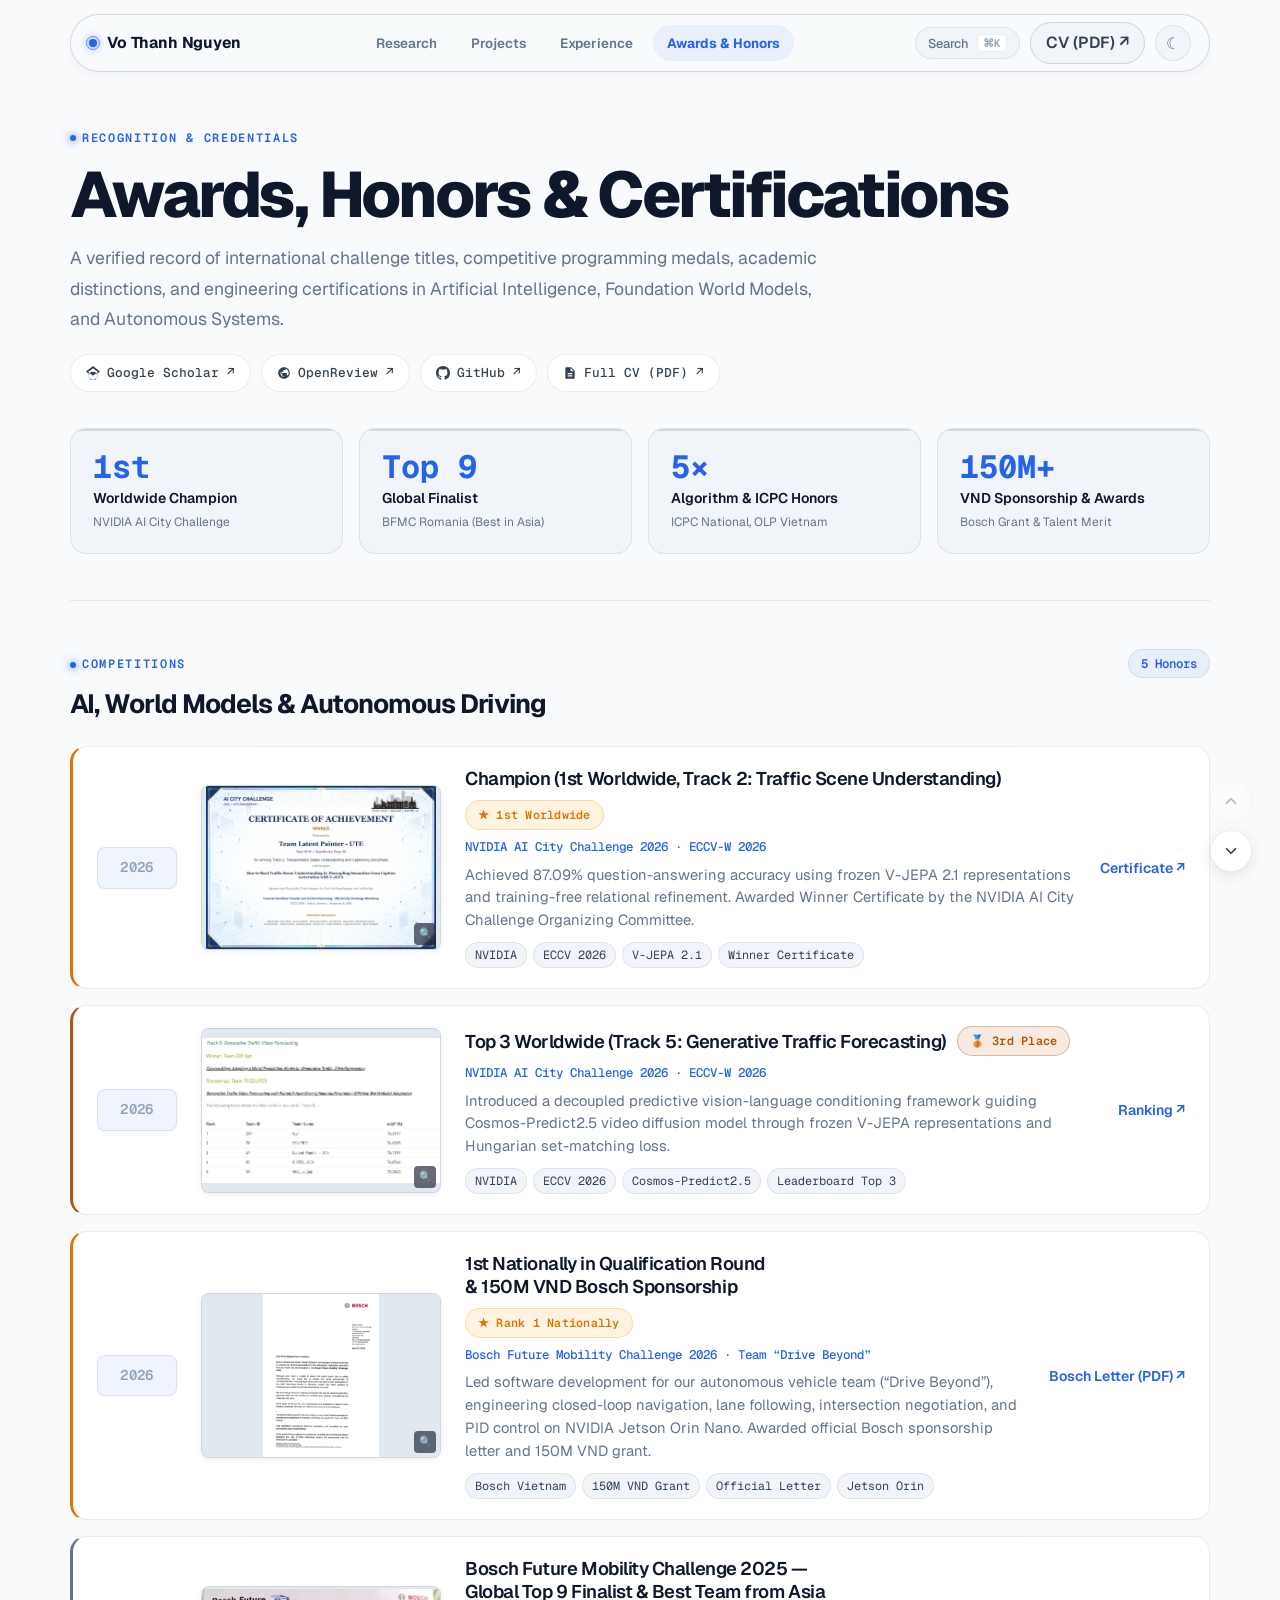
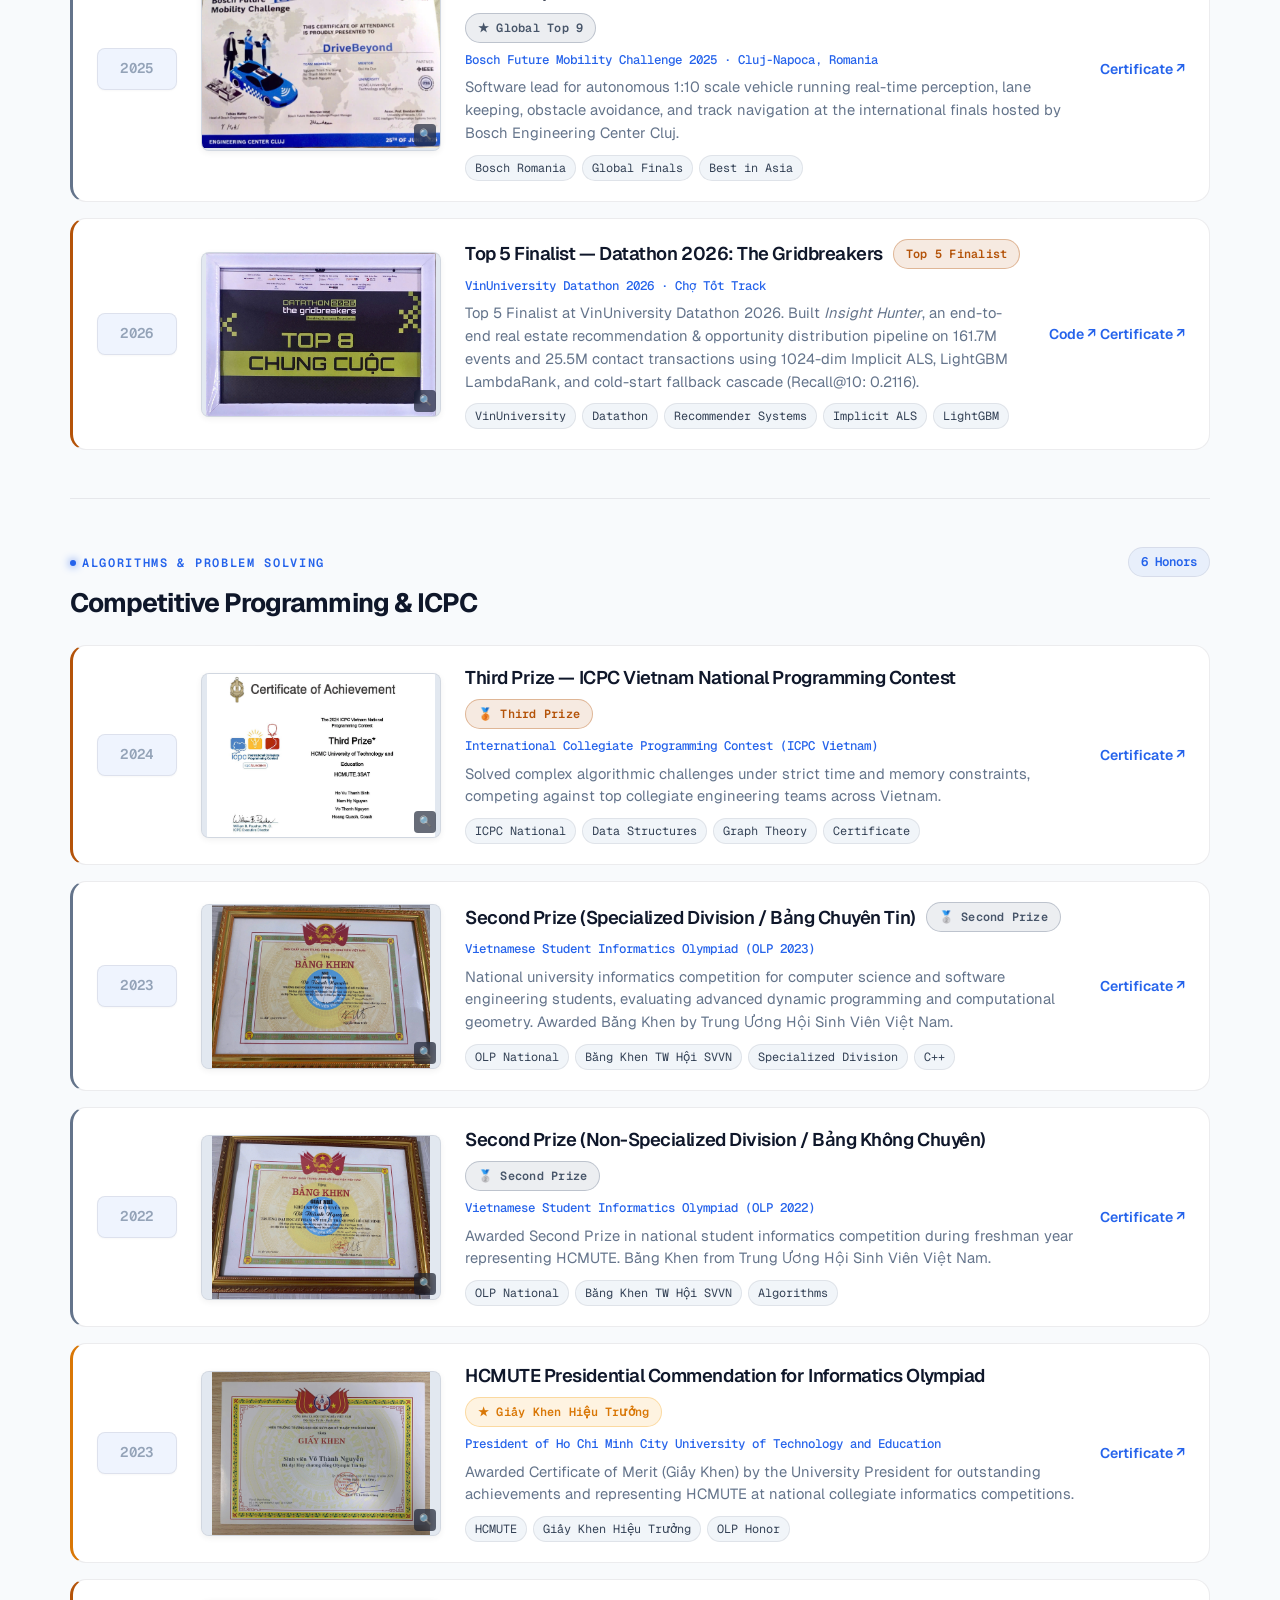
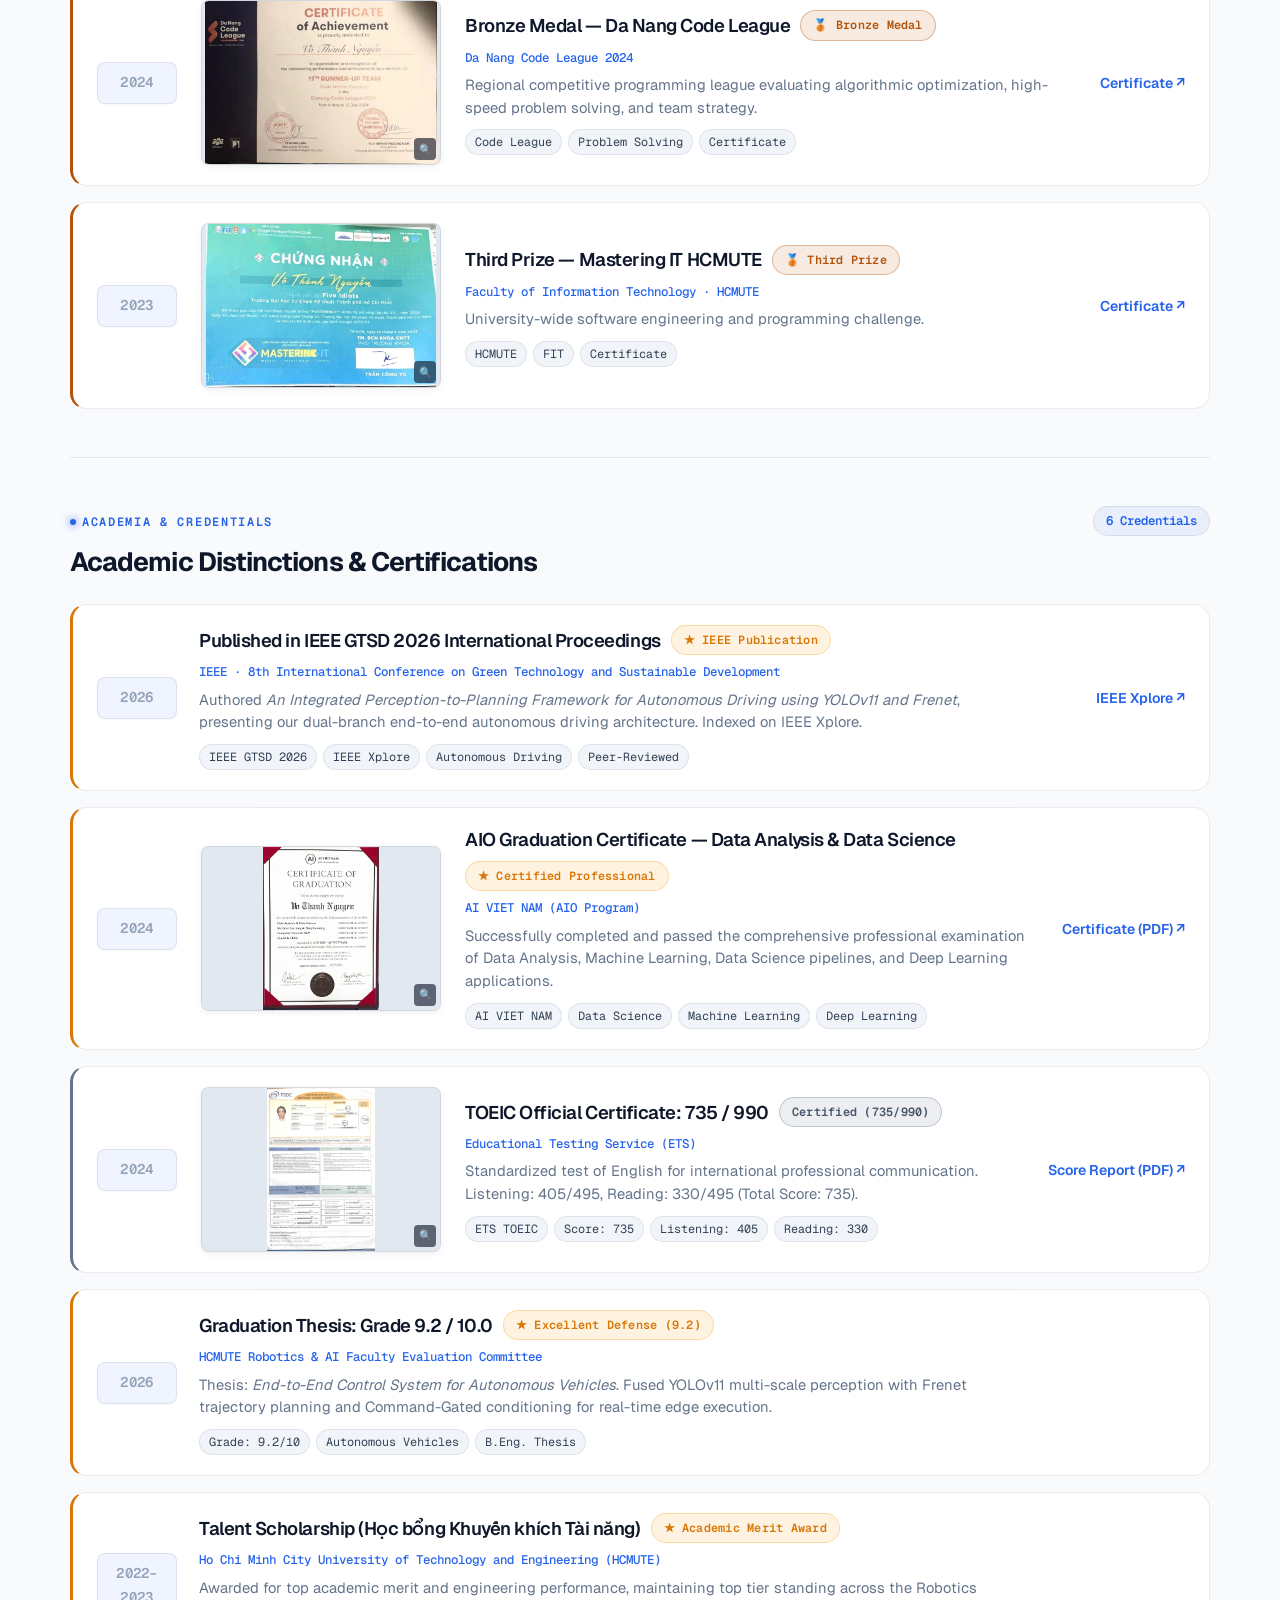
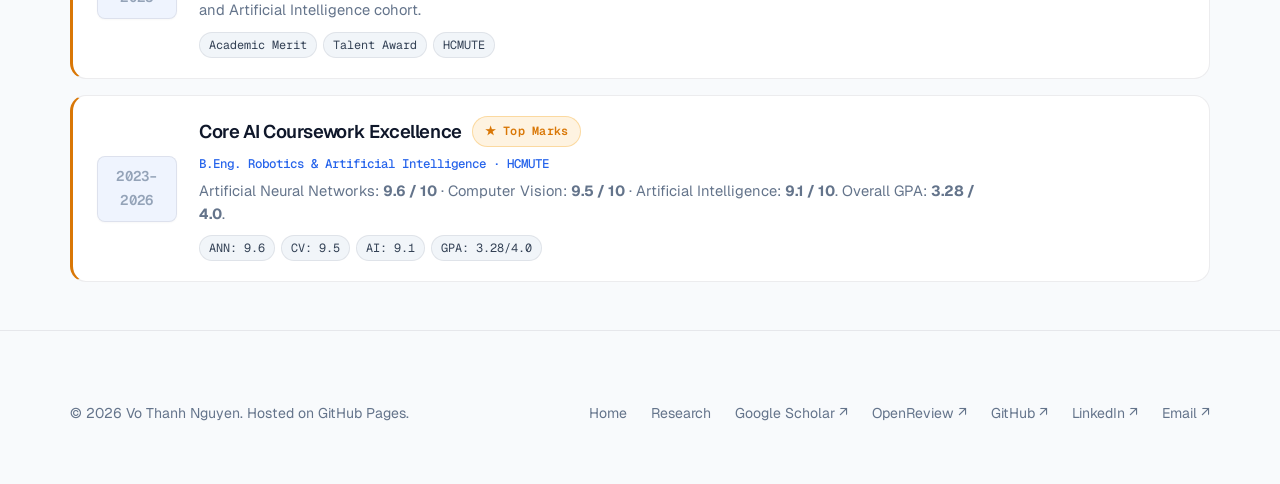
<file: awards.html>
<!doctype html>
<html lang="en" data-theme="light">
<head>
  <meta charset="utf-8">
  <meta name="viewport" content="width=device-width, initial-scale=1">
  <meta name="description" content="Awards, honors, competition titles, and certifications of Vo Thanh Nguyen in AI, world models, autonomous systems, and competitive programming.">
  <title>Awards &amp; Honors | Vo Thanh Nguyen</title>
  <link rel="preconnect" href="https://fonts.googleapis.com">
  <link rel="preconnect" href="https://fonts.gstatic.com" crossorigin>
  <link href="https://fonts.googleapis.com/css2?family=Geist:wght@300;400;500;600;700;800;900&family=Geist+Mono:wght@400;500;600;700&family=Plus+Jakarta+Sans:wght@500;600;700;800&display=swap" rel="stylesheet">
  <link rel="stylesheet" href="style.css?v=106">
</head>
<body>
  <div id="scroll-progress"></div>

  <header class="site-header">
    <nav class="nav container" aria-label="Main navigation">
      <a class="name" href="index.html#top">
        <span class="name-avatar-dot"></span>
        <span class="name-full">Vo Thanh Nguyen</span>
        <span class="name-short">Thanh Nguyen</span>
      </a>
      <div class="nav-links">
        <a class="nav-link-item" href="index.html">Research</a>
        <a class="nav-link-item" href="projects.html">Projects</a>
        <a class="nav-link-item" href="index.html#experience">Experience</a>
        <a class="nav-link-item nav-active" href="awards.html">Awards &amp; Honors</a>
      </div>
      <div class="nav-controls">
        <button class="nav-cmd-btn" type="button" aria-label="Open Command Palette (Cmd+K)">
          <span>Search</span>
          <kbd class="nav-cmd-kbd">⌘K</kbd>
        </button>
        <a class="nav-cv-btn" href="VoThanhNguyen_CV.pdf?v=20261120" target="_blank" rel="noopener">CV (PDF) ↗</a>
        <button class="theme-toggle" type="button" aria-label="Toggle color theme" aria-pressed="false">
          <span class="icon-sun" aria-hidden="true">&#9728;</span>
          <span class="icon-moon" aria-hidden="true">&#9790;</span>
        </button>
        <button class="nav-menu-btn" type="button" aria-label="Toggle navigation menu" aria-expanded="false">
          <span class="menu-icon">☰</span>
        </button>
      </div>
    </nav>

    <!-- Mobile Navigation Drawer -->
    <div class="mobile-nav-drawer" id="mobile-nav-drawer" role="dialog" aria-label="Mobile Navigation Menu">
      <a href="index.html" class="drawer-link">🔬 Research &amp; Papers</a>
      <a href="projects.html" class="drawer-link">⚙️ Engineering Projects</a>
      <a href="index.html#experience" class="drawer-link">💼 Experience</a>
      <a href="awards.html" class="drawer-link nav-active">🏆 Awards &amp; Honors</a>
      <div class="drawer-divider"></div>
      <a href="VoThanhNguyen_CV.pdf?v=20261120" target="_blank" rel="noopener" class="drawer-link drawer-cv-link">📄 Full CV (PDF) ↗</a>
      <div class="drawer-secondary-links">
        <a href="https://scholar.google.com/citations?user=WgjDCU4AAAAJ&hl=vi&authuser=1" target="_blank" rel="noopener">Scholar</a>
        <a href="https://openreview.net/profile?id=%7EThanh_Nguyen_Vo1" target="_blank" rel="noopener">OpenReview</a>
        <a href="https://github.com/vtnguyen04" target="_blank" rel="noopener">GitHub</a>
        <a href="mailto:nguyenvothanh04@gmail.com">Email</a>
      </div>
    </div>
  </header>

  <main class="container">
    <section class="awards-hero">
      <p class="label">Recognition &amp; Credentials</p>
      <h1>Awards, Honors &amp; Certifications</h1>
      <p class="intro">A verified record of international challenge titles, competitive programming medals, academic distinctions, and engineering certifications in Artificial Intelligence, Foundation World Models, and Autonomous Systems.</p>
      <div class="hero-chips" style="margin-top: 20px;">
        <a class="hero-chip" href="https://scholar.google.com/citations?user=WgjDCU4AAAAJ&hl=vi&authuser=1" target="_blank" rel="noopener">
          <svg width="14" height="14" viewBox="0 0 24 24"><path fill="currentColor" d="M12 24a7 7 0 1 1 0-14 7 7 0 0 1 0 14zm0-24L0 9.5l4.8 3.8v6.8L12 24l7.2-3.9v-6.8l4.8-3.8L12 0zm0 3.7 8.3 6.6-8.3 6.6-8.3-6.6L12 3.7z"/></svg>
          Google Scholar ↗
        </a>
        <a class="hero-chip" href="https://openreview.net/profile?id=%7EThanh_Nguyen_Vo1" target="_blank" rel="noopener">
          <svg width="14" height="14" viewBox="0 0 24 24"><path fill="currentColor" d="M12 2C6.48 2 2 6.48 2 12s4.48 10 10 10 10-4.48 10-10S17.52 2 12 2zm1 17.93c-3.95-.49-7-3.85-7-7.93 0-.62.08-1.21.21-1.79L9 15v1c0 1.1.9 2 2 2v1.93zm6.9-2.54c-.26-.81-1-1.39-1.9-1.39h-1v-3c0-.55-.45-1-1-1H8v-2h2c.55 0 1-.45 1-1V7h2c1.1 0 2-.9 2-2v-.41c2.93 1.19 5 4.06 5 7.41 0 2.08-.8 3.97-2.1 5.39z"/></svg>
          OpenReview ↗
        </a>
        <a class="hero-chip" href="https://github.com/vtnguyen04" target="_blank" rel="noopener">
          <svg width="14" height="14" viewBox="0 0 24 24"><path fill="currentColor" d="M12 0C5.37 0 0 5.37 0 12c0 5.31 3.435 9.795 8.205 11.385.6.105.825-.255.825-.57 0-.285-.015-1.23-.015-2.235-3.015.555-3.795-.735-4.035-1.41-.135-.345-.72-1.41-1.23-1.695-.42-.225-1.02-.78-.015-.795.945-.015 1.62.87 1.845 1.23 1.08 1.815 2.805 1.305 3.495.99.105-.78.42-1.305.765-1.605-2.67-.3-5.46-1.335-5.46-5.925 0-1.305.465-2.385 1.23-3.225-.12-.3-.54-1.53.12-3.18 0 0 1.005-.315 3.3 1.23.96-.27 1.98-.405 3-.405s2.04.135 3 .405c2.295-1.56 3.3-1.23 3.3-1.23.66 1.65.24 2.88.12 3.18.765.84 1.23 1.905 1.23 3.225 0 4.605-2.805 5.625-5.475 5.925.435.375.81 1.095.81 2.22 0 1.605-.015 2.895-.015 3.3 0 .315.225.69.825.57A12.02 12.02 0 0 0 24 12c0-6.63-5.37-12-12-12z"/></svg>
          GitHub ↗
        </a>
        <a class="hero-chip" href="VoThanhNguyen_CV.pdf?v=20261120" target="_blank" rel="noopener">
          <svg width="14" height="14" viewBox="0 0 24 24"><path fill="currentColor" d="M14 2H6a2 2 0 0 0-2 2v16a2 2 0 0 0 2 2h12a2 2 0 0 0 2-2V8l-6-6zm2 16H8v-2h8v2zm0-4H8v-2h8v2zm-3-5V3.5L18.5 9H13z"/></svg>
          Full CV (PDF) ↗
        </a>
      </div>

      <div class="awards-stats-grid">
        <div class="award-stat-card">
          <div class="award-stat-number">1st</div>
          <div class="award-stat-label">Worldwide Champion</div>
          <div class="award-stat-sub">NVIDIA AI City Challenge</div>
        </div>
        <div class="award-stat-card">
          <div class="award-stat-number">Top 9</div>
          <div class="award-stat-label">Global Finalist</div>
          <div class="award-stat-sub">BFMC Romania (Best in Asia)</div>
        </div>
        <div class="award-stat-card">
          <div class="award-stat-number">5×</div>
          <div class="award-stat-label">Algorithm &amp; ICPC Honors</div>
          <div class="award-stat-sub">ICPC National, OLP Vietnam</div>
        </div>
        <div class="award-stat-card">
          <div class="award-stat-number">150M+</div>
          <div class="award-stat-label">VND Sponsorship &amp; Awards</div>
          <div class="award-stat-sub">Bosch Grant &amp; Talent Merit</div>
        </div>
      </div>
    </section>

    <!-- Category 1: AI & Autonomous Systems Competitions -->
    <section class="awards-category">
      <div class="category-header">
        <div>
          <p class="label">Competitions</p>
          <h2>AI, World Models &amp; Autonomous Driving</h2>
        </div>
        <span class="category-count">5 Honors</span>
      </div>

      <div class="awards-list">
        <article class="award-card has-cert">
          <div class="award-year">2026</div>
          <figure class="award-cert-thumb" title="Click to view full certificate">
            <img src="certs/aic-certificate.webp"
                 data-full-src="certs/aic-certificate.webp"
                 alt="AI City Challenge 2026 Winner Certificate"
                 class="zoomable-media"
                 loading="lazy">
            <span class="cert-zoom-hint">🔍</span>
          </figure>
          <div class="award-body">
            <div class="award-top">
              <h3 class="award-title">Champion (1st Worldwide, Track 2: Traffic Scene Understanding)</h3>
              <span class="pill-badge pill-badge-gold">★ 1st Worldwide</span>
            </div>
            <div class="award-org">NVIDIA AI City Challenge 2026 · ECCV-W 2026</div>
            <p class="award-desc">Achieved 87.09% question-answering accuracy using frozen V-JEPA 2.1 representations and training-free relational refinement. Awarded Winner Certificate by the NVIDIA AI City Challenge Organizing Committee.</p>
            <div class="award-meta-tags">
              <span class="award-tag">NVIDIA</span>
              <span class="award-tag">ECCV 2026</span>
              <span class="award-tag">V-JEPA 2.1</span>
              <span class="award-tag">Winner Certificate</span>
            </div>
          </div>
          <div class="award-link-cell">
            <a href="certs/aic-certificate.webp" target="_blank" rel="noopener">Certificate ↗</a>
          </div>
        </article>

        <article class="award-card has-cert">
          <div class="award-year">2026</div>
          <figure class="award-cert-thumb" title="Click to view rank confirmation">
            <img src="certs/aic-track5-rank.webp"
                 data-full-src="certs/aic-track5-rank.webp"
                 alt="AI City Challenge 2026 Track 5 Ranking"
                 class="zoomable-media"
                 loading="lazy">
            <span class="cert-zoom-hint">🔍</span>
          </figure>
          <div class="award-body">
            <div class="award-top">
              <h3 class="award-title">Top 3 Worldwide (Track 5: Generative Traffic Forecasting)</h3>
              <span class="pill-badge pill-badge-bronze">🥉 3rd Place</span>
            </div>
            <div class="award-org">NVIDIA AI City Challenge 2026 · ECCV-W 2026</div>
            <p class="award-desc">Introduced a decoupled predictive vision-language conditioning framework guiding Cosmos-Predict2.5 video diffusion model through frozen V-JEPA representations and Hungarian set-matching loss.</p>
            <div class="award-meta-tags">
              <span class="award-tag">NVIDIA</span>
              <span class="award-tag">ECCV 2026</span>
              <span class="award-tag">Cosmos-Predict2.5</span>
              <span class="award-tag">Leaderboard Top 3</span>
            </div>
          </div>
          <div class="award-link-cell">
            <a href="certs/aic-track5-rank.webp" target="_blank" rel="noopener">Ranking ↗</a>
          </div>
        </article>

        <article class="award-card has-cert" id="bfmc-2026">
          <div class="award-year">2026</div>
          <figure class="award-cert-thumb" title="Click to view Bosch letter preview">
            <img src="certs/bosch-drive-beyond-letter.webp"
                 data-full-src="certs/bosch-drive-beyond-letter.webp"
                 alt="Official Bosch Sponsorship Letter for Drive Beyond"
                 class="zoomable-media"
                 loading="lazy">
            <span class="cert-zoom-hint">🔍</span>
          </figure>
          <div class="award-body">
            <div class="award-top">
              <h3 class="award-title">1st Nationally in Qualification Round &amp; 150M VND Bosch Sponsorship</h3>
              <span class="pill-badge pill-badge-gold">★ Rank 1 Nationally</span>
            </div>
            <div class="award-org">Bosch Future Mobility Challenge 2026 · Team &ldquo;Drive Beyond&rdquo;</div>
            <p class="award-desc">Led software development for our autonomous vehicle team (&ldquo;Drive Beyond&rdquo;), engineering closed-loop navigation, lane following, intersection negotiation, and PID control on NVIDIA Jetson Orin Nano. Awarded official Bosch sponsorship letter and 150M VND grant.</p>
            <div class="award-meta-tags">
              <span class="award-tag">Bosch Vietnam</span>
              <span class="award-tag">150M VND Grant</span>
              <span class="award-tag">Official Letter</span>
              <span class="award-tag">Jetson Orin</span>
            </div>
          </div>
          <div class="award-link-cell">
            <a href="certs/Letter-for-Drive-Beyond.pdf" target="_blank" rel="noopener">Bosch Letter (PDF) ↗</a>
          </div>
        </article>

        <article class="award-card has-cert" id="bfmc-2025">
          <div class="award-year">2025</div>
          <figure class="award-cert-thumb" title="Click to view official certificate">
            <img src="certs/bfmc-2025-certificate.webp"
                 data-full-src="certs/bfmc-2025-certificate.webp"
                 alt="Bosch Future Mobility Challenge 2025 Certificate of Attendance"
                 class="zoomable-media"
                 loading="lazy">
            <span class="cert-zoom-hint">🔍</span>
          </figure>
          <div class="award-body">
            <div class="award-top">
              <h3 class="award-title">Bosch Future Mobility Challenge 2025 — Global Top 9 Finalist &amp; Best Team from Asia</h3>
              <span class="pill-badge pill-badge-silver">★ Global Top 9</span>
            </div>
            <div class="award-org">Bosch Future Mobility Challenge 2025 · Cluj-Napoca, Romania</div>
            <p class="award-desc">Software lead for autonomous 1:10 scale vehicle running real-time perception, lane keeping, obstacle avoidance, and track navigation at the international finals hosted by Bosch Engineering Center Cluj.</p>
            <div class="award-meta-tags">
              <span class="award-tag">Bosch Romania</span>
              <span class="award-tag">Global Finals</span>
              <span class="award-tag">Best in Asia</span>
            </div>
          </div>
          <div class="award-link-cell">
            <a href="certs/bfmc-2025-certificate.webp" target="_blank" rel="noopener">Certificate ↗</a>
          </div>
        </article>

        <article class="award-card has-cert" id="datathon-2026">
          <div class="award-year">2026</div>
          <figure class="award-cert-thumb" title="Click to view certificate">
            <img src="certs/datathon-2026.webp"
                 data-full-src="certs/datathon-2026.webp"
                 alt="Datathon 2026 Top 5 Certificate"
                 class="zoomable-media"
                 loading="lazy">
            <span class="cert-zoom-hint">🔍</span>
          </figure>
          <div class="award-body">
            <div class="award-top">
              <h3 class="award-title">Top 5 Finalist — Datathon 2026: The Gridbreakers</h3>
              <span class="pill-badge pill-badge-bronze">Top 5 Finalist</span>
            </div>
            <div class="award-org">VinUniversity Datathon 2026 · Chợ Tốt Track</div>
            <p class="award-desc">Top 5 Finalist at VinUniversity Datathon 2026. Built <em>Insight Hunter</em>, an end-to-end real estate recommendation &amp; opportunity distribution pipeline on 161.7M events and 25.5M contact transactions using 1024-dim Implicit ALS, LightGBM LambdaRank, and cold-start fallback cascade (Recall@10: 0.2116).</p>
            <div class="award-meta-tags">
              <span class="award-tag">VinUniversity</span>
              <span class="award-tag">Datathon</span>
              <span class="award-tag">Recommender Systems</span>
              <span class="award-tag">Implicit ALS</span>
              <span class="award-tag">LightGBM</span>
            </div>
          </div>
          <div class="award-link-cell">
            <a href="https://github.com/vtnguyen04/Real-Estate-Recomendation-System" target="_blank" rel="noopener">Code ↗</a>
            <a href="certs/datathon-2026.webp" target="_blank" rel="noopener">Certificate ↗</a>
          </div>
        </article>
      </div>
    </section>

    <!-- Category 2: Competitive Programming & Algorithms -->
    <section class="awards-category">
      <div class="category-header">
        <div>
          <p class="label">Algorithms &amp; Problem Solving</p>
          <h2>Competitive Programming &amp; ICPC</h2>
        </div>
        <span class="category-count">6 Honors</span>
      </div>

      <div class="awards-list">
        <article class="award-card has-cert">
          <div class="award-year">2024</div>
          <figure class="award-cert-thumb" title="Click to view certificate">
            <img src="certs/icpc-2024.webp"
                 data-full-src="certs/icpc-2024.webp"
                 alt="ICPC Vietnam National 2024 Certificate of Achievement"
                 class="zoomable-media"
                 loading="lazy">
            <span class="cert-zoom-hint">🔍</span>
          </figure>
          <div class="award-body">
            <div class="award-top">
              <h3 class="award-title">Third Prize — ICPC Vietnam National Programming Contest</h3>
              <span class="pill-badge pill-badge-bronze">🥉 Third Prize</span>
            </div>
            <div class="award-org">International Collegiate Programming Contest (ICPC Vietnam)</div>
            <p class="award-desc">Solved complex algorithmic challenges under strict time and memory constraints, competing against top collegiate engineering teams across Vietnam.</p>
            <div class="award-meta-tags">
              <span class="award-tag">ICPC National</span>
              <span class="award-tag">Data Structures</span>
              <span class="award-tag">Graph Theory</span>
              <span class="award-tag">Certificate</span>
            </div>
          </div>
          <div class="award-link-cell">
            <a href="certs/icpc-2024.webp" target="_blank" rel="noopener">Certificate ↗</a>
          </div>
        </article>

        <article class="award-card has-cert">
          <div class="award-year">2023</div>
          <figure class="award-cert-thumb" title="Click to view certificate">
            <img src="certs/olp-2023.webp"
                 data-full-src="certs/olp-2023.webp"
                 alt="OLP 2023 Bằng Khen Trung Ương Hội Sinh Viên Việt Nam - Giải Nhì Chuyên Tin"
                 class="zoomable-media"
                 loading="lazy">
            <span class="cert-zoom-hint">🔍</span>
          </figure>
          <div class="award-body">
            <div class="award-top">
              <h3 class="award-title">Second Prize (Specialized Division / Bảng Chuyên Tin)</h3>
              <span class="pill-badge pill-badge-silver">🥈 Second Prize</span>
            </div>
            <div class="award-org">Vietnamese Student Informatics Olympiad (OLP 2023)</div>
            <p class="award-desc">National university informatics competition for computer science and software engineering students, evaluating advanced dynamic programming and computational geometry. Awarded Bằng Khen by Trung Ương Hội Sinh Viên Việt Nam.</p>
            <div class="award-meta-tags">
              <span class="award-tag">OLP National</span>
              <span class="award-tag">Bằng Khen TW Hội SVVN</span>
              <span class="award-tag">Specialized Division</span>
              <span class="award-tag">C++</span>
            </div>
          </div>
          <div class="award-link-cell">
            <a href="certs/olp-2023.webp" target="_blank" rel="noopener">Certificate ↗</a>
          </div>
        </article>

        <article class="award-card has-cert">
          <div class="award-year">2022</div>
          <figure class="award-cert-thumb" title="Click to view certificate">
            <img src="certs/olp-2022.webp"
                 data-full-src="certs/olp-2022.webp"
                 alt="OLP 2022 Bằng Khen Trung Ương Hội Sinh Viên Việt Nam - Giải Nhì Không Chuyên Tin"
                 class="zoomable-media"
                 loading="lazy">
            <span class="cert-zoom-hint">🔍</span>
          </figure>
          <div class="award-body">
            <div class="award-top">
              <h3 class="award-title">Second Prize (Non-Specialized Division / Bảng Không Chuyên)</h3>
              <span class="pill-badge pill-badge-silver">🥈 Second Prize</span>
            </div>
            <div class="award-org">Vietnamese Student Informatics Olympiad (OLP 2022)</div>
            <p class="award-desc">Awarded Second Prize in national student informatics competition during freshman year representing HCMUTE. Bằng Khen from Trung Ương Hội Sinh Viên Việt Nam.</p>
            <div class="award-meta-tags">
              <span class="award-tag">OLP National</span>
              <span class="award-tag">Bằng Khen TW Hội SVVN</span>
              <span class="award-tag">Algorithms</span>
            </div>
          </div>
          <div class="award-link-cell">
            <a href="certs/olp-2022.webp" target="_blank" rel="noopener">Certificate ↗</a>
          </div>
        </article>

        <article class="award-card has-cert">
          <div class="award-year">2023</div>
          <figure class="award-cert-thumb" title="Click to view commendation">
            <img src="certs/olp-khen-thuong.webp"
                 data-full-src="certs/olp-khen-thuong.webp"
                 alt="Giấy Khen Thành tích Olympic Tin học Hiệu trưởng HCMUTE"
                 class="zoomable-media"
                 loading="lazy">
            <span class="cert-zoom-hint">🔍</span>
          </figure>
          <div class="award-body">
            <div class="award-top">
              <h3 class="award-title">HCMUTE Presidential Commendation for Informatics Olympiad</h3>
              <span class="pill-badge pill-badge-gold">★ Giấy Khen Hiệu Trưởng</span>
            </div>
            <div class="award-org">President of Ho Chi Minh City University of Technology and Education</div>
            <p class="award-desc">Awarded Certificate of Merit (Giấy Khen) by the University President for outstanding achievements and representing HCMUTE at national collegiate informatics competitions.</p>
            <div class="award-meta-tags">
              <span class="award-tag">HCMUTE</span>
              <span class="award-tag">Giấy Khen Hiệu Trưởng</span>
              <span class="award-tag">OLP Honor</span>
            </div>
          </div>
          <div class="award-link-cell">
            <a href="certs/olp-khen-thuong.webp" target="_blank" rel="noopener">Certificate ↗</a>
          </div>
        </article>

        <article class="award-card has-cert">
          <div class="award-year">2024</div>
          <figure class="award-cert-thumb" title="Click to view certificate">
            <img src="certs/danang-code-league.webp"
                 data-full-src="certs/danang-code-league.webp"
                 alt="Da Nang Code League 2024 Certificate of Achievement"
                 class="zoomable-media"
                 loading="lazy">
            <span class="cert-zoom-hint">🔍</span>
          </figure>
          <div class="award-body">
            <div class="award-top">
              <h3 class="award-title">Bronze Medal — Da Nang Code League</h3>
              <span class="pill-badge pill-badge-bronze">🥉 Bronze Medal</span>
            </div>
            <div class="award-org">Da Nang Code League 2024</div>
            <p class="award-desc">Regional competitive programming league evaluating algorithmic optimization, high-speed problem solving, and team strategy.</p>
            <div class="award-meta-tags">
              <span class="award-tag">Code League</span>
              <span class="award-tag">Problem Solving</span>
              <span class="award-tag">Certificate</span>
            </div>
          </div>
          <div class="award-link-cell">
            <a href="certs/danang-code-league.webp" target="_blank" rel="noopener">Certificate ↗</a>
          </div>
        </article>

        <article class="award-card has-cert">
          <div class="award-year">2023</div>
          <figure class="award-cert-thumb" title="Click to view certificate">
            <img src="certs/mastering-it.webp"
                 data-full-src="certs/mastering-it.webp"
                 alt="Mastering IT 2023 Certificate"
                 class="zoomable-media"
                 loading="lazy">
            <span class="cert-zoom-hint">🔍</span>
          </figure>
          <div class="award-body">
            <div class="award-top">
              <h3 class="award-title">Third Prize — Mastering IT HCMUTE</h3>
              <span class="pill-badge pill-badge-bronze">🥉 Third Prize</span>
            </div>
            <div class="award-org">Faculty of Information Technology · HCMUTE</div>
            <p class="award-desc">University-wide software engineering and programming challenge.</p>
            <div class="award-meta-tags">
              <span class="award-tag">HCMUTE</span>
              <span class="award-tag">FIT</span>
              <span class="award-tag">Certificate</span>
            </div>
          </div>
          <div class="award-link-cell">
            <a href="certs/mastering-it.webp" target="_blank" rel="noopener">Certificate ↗</a>
          </div>
        </article>
      </div>
    </section>

    <!-- Category 3: Academic Honors & Certifications -->
    <section class="awards-category">
      <div class="category-header">
        <div>
          <p class="label">Academia &amp; Credentials</p>
          <h2>Academic Distinctions &amp; Certifications</h2>
        </div>
        <span class="category-count">6 Credentials</span>
      </div>

      <div class="awards-list">
        <article class="award-card">
          <div class="award-year">2026</div>
          <div class="award-body">
            <div class="award-top">
              <h3 class="award-title">Published in IEEE GTSD 2026 International Proceedings</h3>
              <span class="pill-badge pill-badge-gold">★ IEEE Publication</span>
            </div>
            <div class="award-org">IEEE · 8th International Conference on Green Technology and Sustainable Development</div>
            <p class="award-desc">Authored <em>An Integrated Perception-to-Planning Framework for Autonomous Driving using YOLOv11 and Frenet</em>, presenting our dual-branch end-to-end autonomous driving architecture. Indexed on IEEE Xplore.</p>
            <div class="award-meta-tags">
              <span class="award-tag">IEEE GTSD 2026</span>
              <span class="award-tag">IEEE Xplore</span>
              <span class="award-tag">Autonomous Driving</span>
              <span class="award-tag">Peer-Reviewed</span>
            </div>
          </div>
          <div class="award-link-cell">
            <a href="https://ieeexplore.ieee.org/document/11722364" target="_blank" rel="noopener">IEEE Xplore ↗</a>
          </div>
        </article>

        <article class="award-card has-cert">
          <div class="award-year">2024</div>
          <figure class="award-cert-thumb" title="Click to view certificate">
            <img src="certs/aio-certificate.webp"
                 data-full-src="certs/aio-certificate.webp"
                 alt="AIO AI VIET NAM Data Analysis &amp; Data Science Certificate"
                 class="zoomable-media"
                 loading="lazy">
            <span class="cert-zoom-hint">🔍</span>
          </figure>
          <div class="award-body">
            <div class="award-top">
              <h3 class="award-title">AIO Graduation Certificate — Data Analysis &amp; Data Science</h3>
              <span class="pill-badge pill-badge-gold">★ Certified Professional</span>
            </div>
            <div class="award-org">AI VIET NAM (AIO Program)</div>
            <p class="award-desc">Successfully completed and passed the comprehensive professional examination of Data Analysis, Machine Learning, Data Science pipelines, and Deep Learning applications.</p>
            <div class="award-meta-tags">
              <span class="award-tag">AI VIET NAM</span>
              <span class="award-tag">Data Science</span>
              <span class="award-tag">Machine Learning</span>
              <span class="award-tag">Deep Learning</span>
            </div>
          </div>
          <div class="award-link-cell">
            <a href="certs/AIO-AI-VIET-NAM.pdf" target="_blank" rel="noopener">Certificate (PDF) ↗</a>
          </div>
        </article>

        <article class="award-card has-cert">
          <div class="award-year">2024</div>
          <figure class="award-cert-thumb" title="Click to view TOEIC score report">
            <img src="certs/toeic-certificate.webp"
                 data-full-src="certs/toeic-certificate.webp"
                 alt="Official ETS TOEIC Score Report"
                 class="zoomable-media"
                 loading="lazy">
            <span class="cert-zoom-hint">🔍</span>
          </figure>
          <div class="award-body">
            <div class="award-top">
              <h3 class="award-title">TOEIC Official Certificate: 735 / 990</h3>
              <span class="pill-badge pill-badge-silver">Certified (735/990)</span>
            </div>
            <div class="award-org">Educational Testing Service (ETS)</div>
            <p class="award-desc">Standardized test of English for international professional communication. Listening: 405/495, Reading: 330/495 (Total Score: 735).</p>
            <div class="award-meta-tags">
              <span class="award-tag">ETS TOEIC</span>
              <span class="award-tag">Score: 735</span>
              <span class="award-tag">Listening: 405</span>
              <span class="award-tag">Reading: 330</span>
            </div>
          </div>
          <div class="award-link-cell">
            <a href="certs/ETS-TOEIC.pdf" target="_blank" rel="noopener">Score Report (PDF) ↗</a>
          </div>
        </article>

        <article class="award-card">
          <div class="award-year">2026</div>
          <div class="award-body">
            <div class="award-top">
              <h3 class="award-title">Graduation Thesis: Grade 9.2 / 10.0</h3>
              <span class="pill-badge pill-badge-gold">★ Excellent Defense (9.2)</span>
            </div>
            <div class="award-org">HCMUTE Robotics &amp; AI Faculty Evaluation Committee</div>
            <p class="award-desc">Thesis: <em>End-to-End Control System for Autonomous Vehicles</em>. Fused YOLOv11 multi-scale perception with Frenet trajectory planning and Command-Gated conditioning for real-time edge execution.</p>
            <div class="award-meta-tags">
              <span class="award-tag">Grade: 9.2/10</span>
              <span class="award-tag">Autonomous Vehicles</span>
              <span class="award-tag">B.Eng. Thesis</span>
            </div>
          </div>
        </article>

        <article class="award-card">
          <div class="award-year">2022–2023</div>
          <div class="award-body">
            <div class="award-top">
              <h3 class="award-title">Talent Scholarship (Học bổng Khuyến khích Tài năng)</h3>
              <span class="pill-badge pill-badge-gold">★ Academic Merit Award</span>
            </div>
            <div class="award-org">Ho Chi Minh City University of Technology and Engineering (HCMUTE)</div>
            <p class="award-desc">Awarded for top academic merit and engineering performance, maintaining top tier standing across the Robotics and Artificial Intelligence cohort.</p>
            <div class="award-meta-tags">
              <span class="award-tag">Academic Merit</span>
              <span class="award-tag">Talent Award</span>
              <span class="award-tag">HCMUTE</span>
            </div>
          </div>
        </article>

        <article class="award-card">
          <div class="award-year">2023–2026</div>
          <div class="award-body">
            <div class="award-top">
              <h3 class="award-title">Core AI Coursework Excellence</h3>
              <span class="pill-badge pill-badge-gold">★ Top Marks</span>
            </div>
            <div class="award-org">B.Eng. Robotics &amp; Artificial Intelligence · HCMUTE</div>
            <p class="award-desc">Artificial Neural Networks: <strong>9.6 / 10</strong> · Computer Vision: <strong>9.5 / 10</strong> · Artificial Intelligence: <strong>9.1 / 10</strong>. Overall GPA: <strong>3.28 / 4.0</strong>.</p>
            <div class="award-meta-tags">
              <span class="award-tag">ANN: 9.6</span>
              <span class="award-tag">CV: 9.5</span>
              <span class="award-tag">AI: 9.1</span>
              <span class="award-tag">GPA: 3.28/4.0</span>
            </div>
          </div>
        </article>
      </div>
    </section>
  </main>

  <footer class="site-footer">
    <div class="container footer-content">
      <p>&copy; 2026 Vo Thanh Nguyen. Hosted on GitHub Pages.</p>
      <div class="footer-links">
        <a href="index.html">Home</a>
        <a href="index.html#research">Research</a>
        <a href="https://scholar.google.com/citations?user=WgjDCU4AAAAJ&hl=vi&authuser=1" target="_blank" rel="noopener">Google Scholar ↗</a>
        <a href="https://openreview.net/profile?id=%7EThanh_Nguyen_Vo1" target="_blank" rel="noopener">OpenReview ↗</a>
        <a href="https://github.com/vtnguyen04" target="_blank" rel="noopener">GitHub ↗</a>
        <a href="https://www.linkedin.com/in/nguy%E1%BB%85n-v%C3%B5-th%C3%A0nh-044517246/" target="_blank" rel="noopener">LinkedIn ↗</a>
        <a href="mailto:nguyenvothanh04@gmail.com">Email ↗</a>
      </div>
    </div>
  </footer>

  <!-- Floating Quick Scroll Navigation Controls -->
  <div class="scroll-nav-controls" role="group" aria-label="Page scroll navigation">
    <button class="scroll-nav-btn" id="scroll-top-btn" type="button" aria-label="Scroll to top" title="Scroll to top">
      <svg width="18" height="18" viewBox="0 0 24 24" fill="none" stroke="currentColor" stroke-width="2.2" stroke-linecap="round" stroke-linejoin="round">
        <polyline points="18 15 12 9 6 15"></polyline>
      </svg>
    </button>
    <button class="scroll-nav-btn" id="scroll-bottom-btn" type="button" aria-label="Scroll to bottom" title="Scroll to bottom">
      <svg width="18" height="18" viewBox="0 0 24 24" fill="none" stroke="currentColor" stroke-width="2.2" stroke-linecap="round" stroke-linejoin="round">
        <polyline points="6 9 12 15 18 9"></polyline>
      </svg>
    </button>
  </div>

  <!-- Command Palette Modal (⌘K / Ctrl+K) -->
  <div class="cmd-palette-backdrop" id="cmd-palette" role="dialog" aria-modal="true" aria-label="Quick Command Palette">
    <div class="cmd-palette-window">
      <div class="cmd-palette-search">
        <span class="cmd-search-icon">🔍</span>
        <input class="cmd-search-input" id="cmd-input" type="text" placeholder="Type a command or search papers, code, awards..." autocomplete="off" spellcheck="false">
        <kbd class="cmd-search-esc">ESC</kbd>
      </div>
      <ul class="cmd-palette-list" id="cmd-list"></ul>
      <div class="cmd-palette-footer">
        <div class="cmd-footer-keys">
          <span class="cmd-footer-key-item"><kbd class="cmd-key">↑</kbd><kbd class="cmd-key">↓</kbd> Navigate</span>
          <span class="cmd-footer-key-item"><kbd class="cmd-key">↵</kbd> Select</span>
          <span class="cmd-footer-key-item"><kbd class="cmd-key">esc</kbd> Close</span>
        </div>
        <span>Linear-Grade Quick Navigation</span>
      </div>
    </div>
  </div>

  <dialog class="media-lightbox" id="media-lightbox" aria-label="Expanded media">
    <button class="media-lightbox-close" type="button" aria-label="Close expanded media">Close</button>
    <div class="media-lightbox-content"></div>
  </dialog>

  <script type="module" src="js/main.js?v=30"></script>
  <script nomodule src="script.js?v=30"></script>
</body>
</html>
</file>
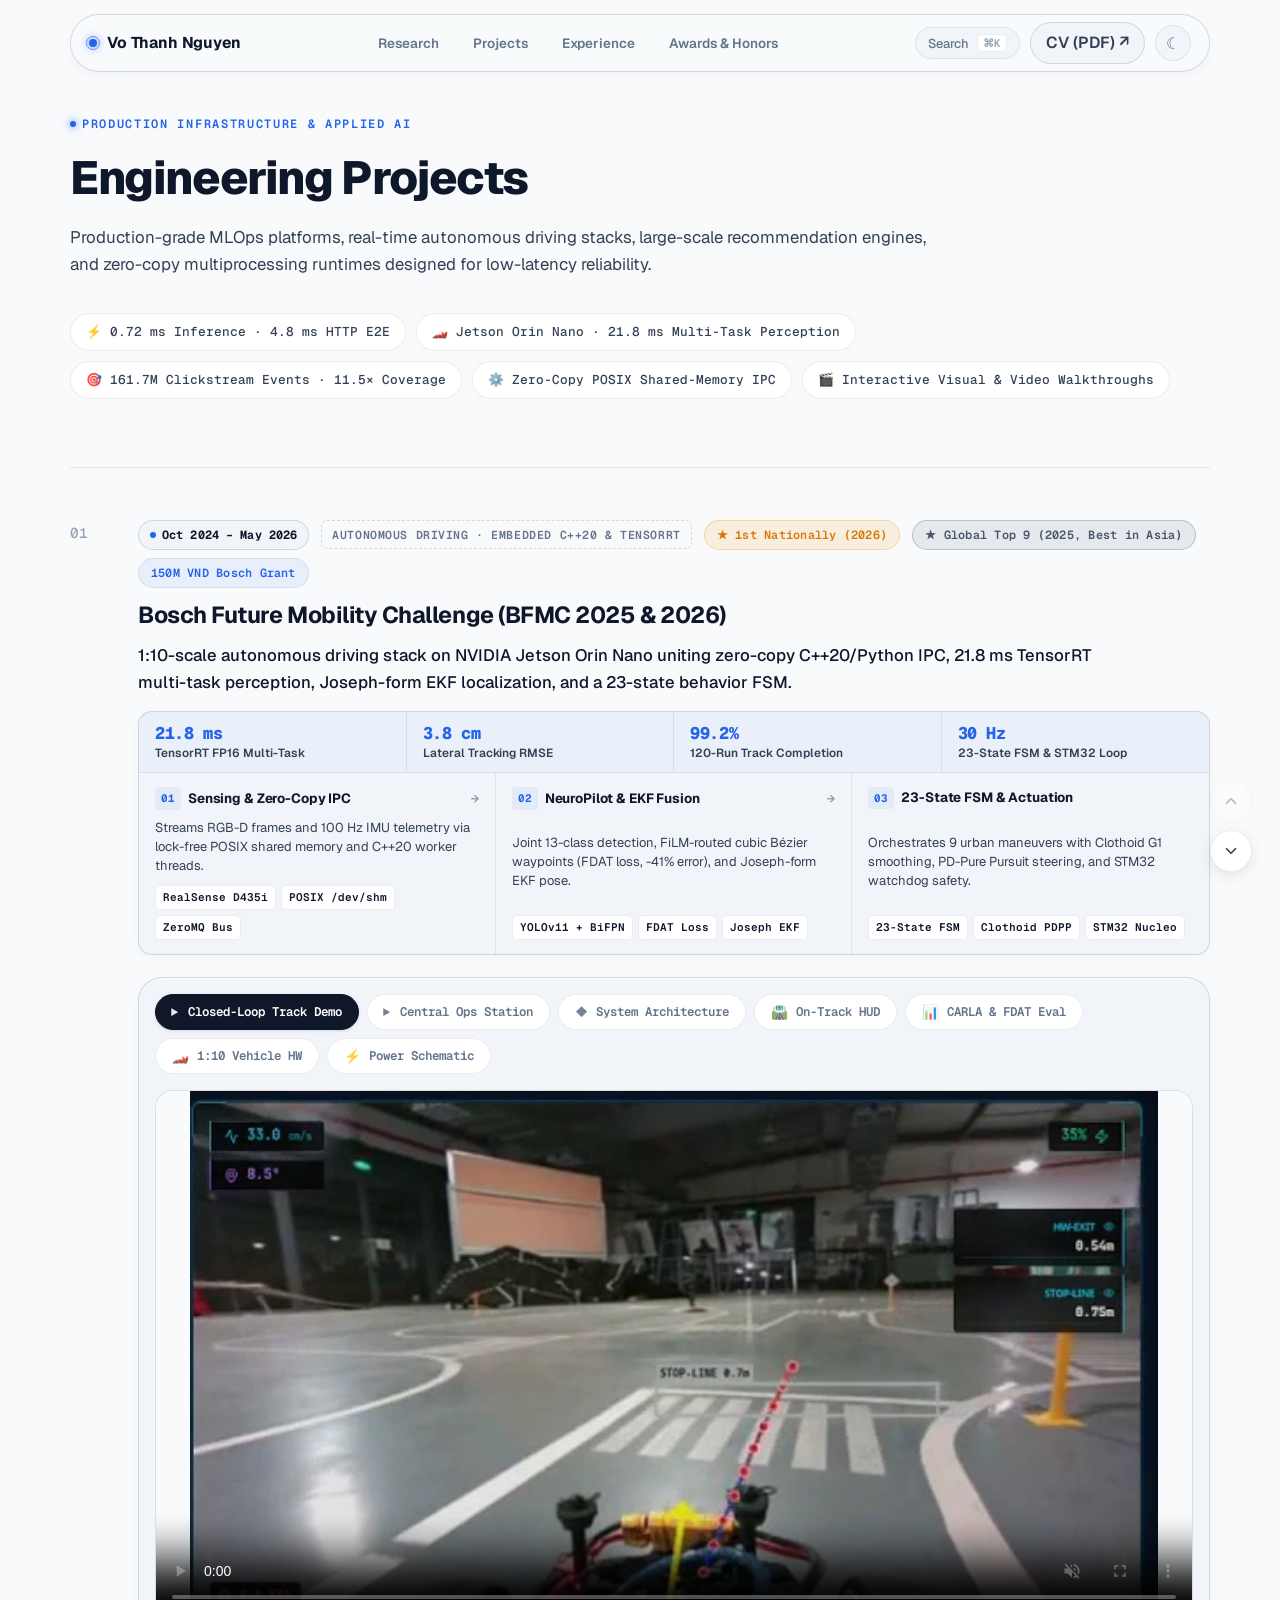
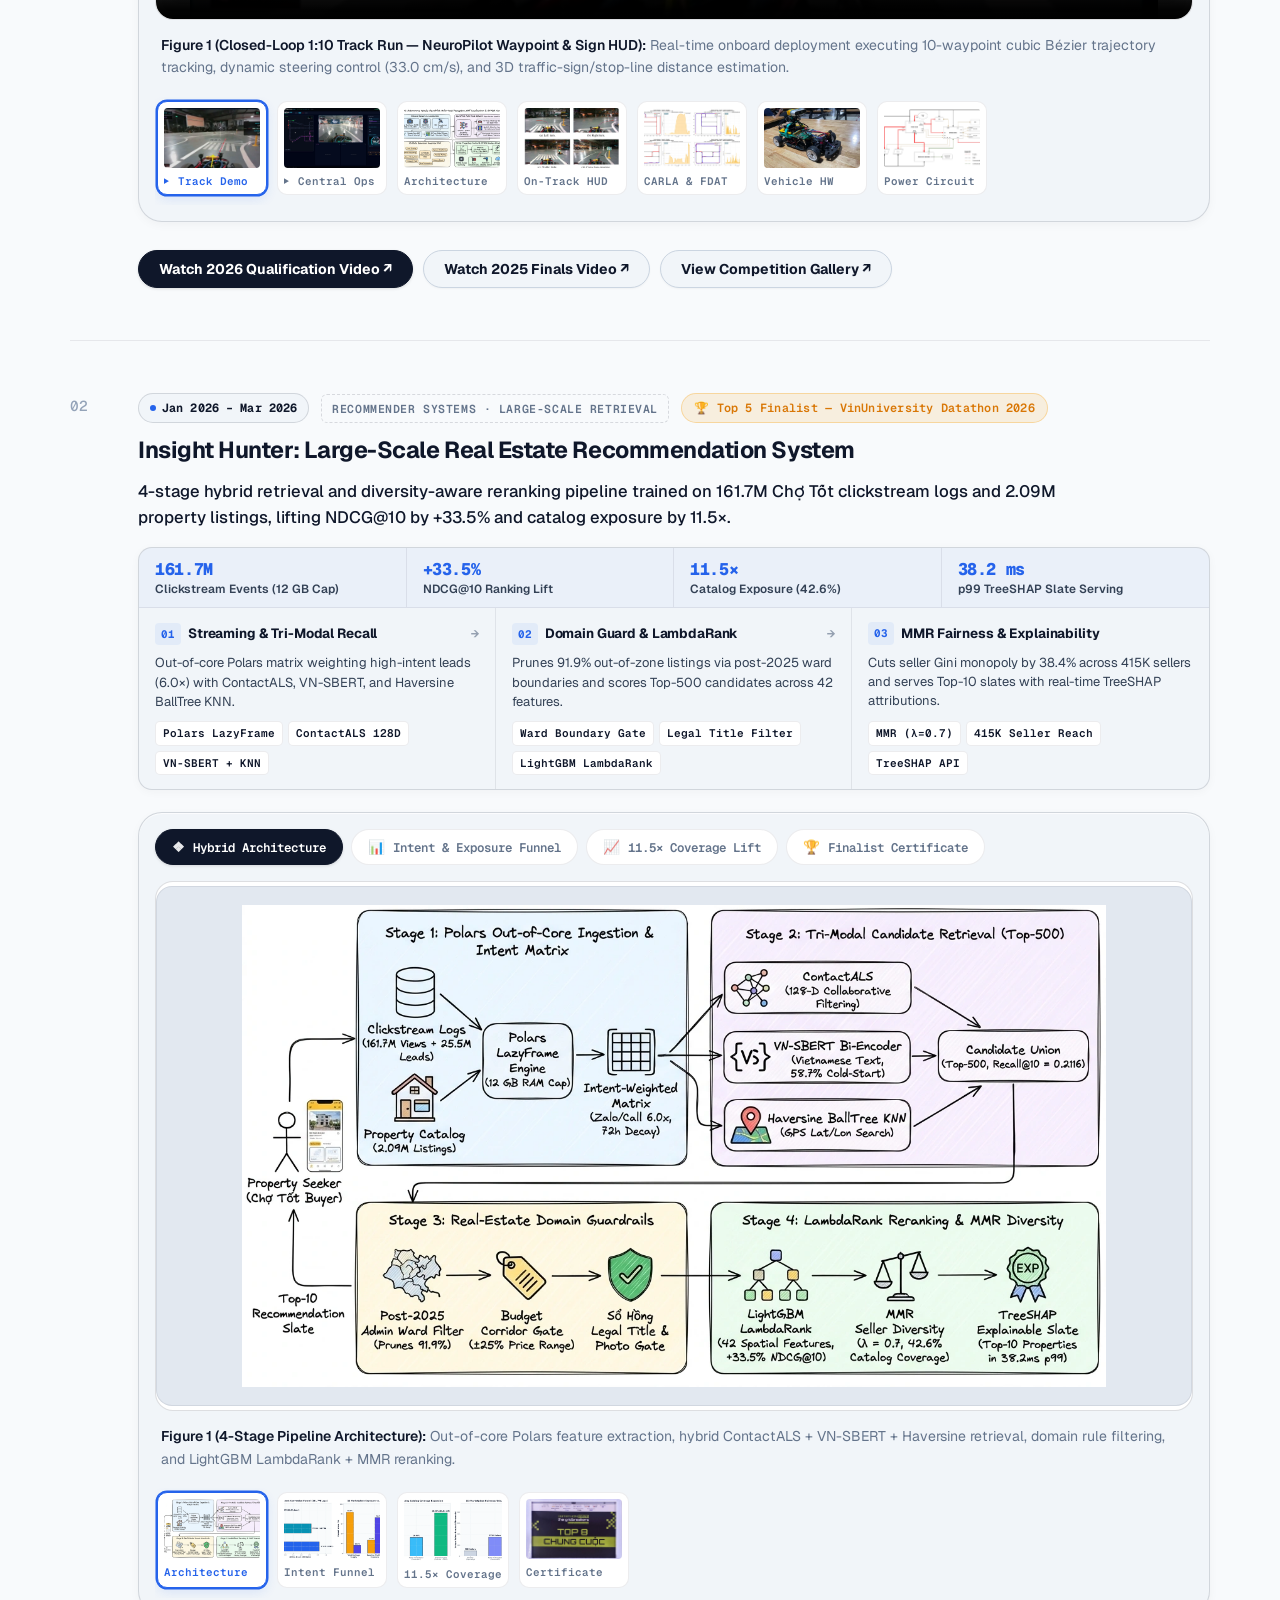
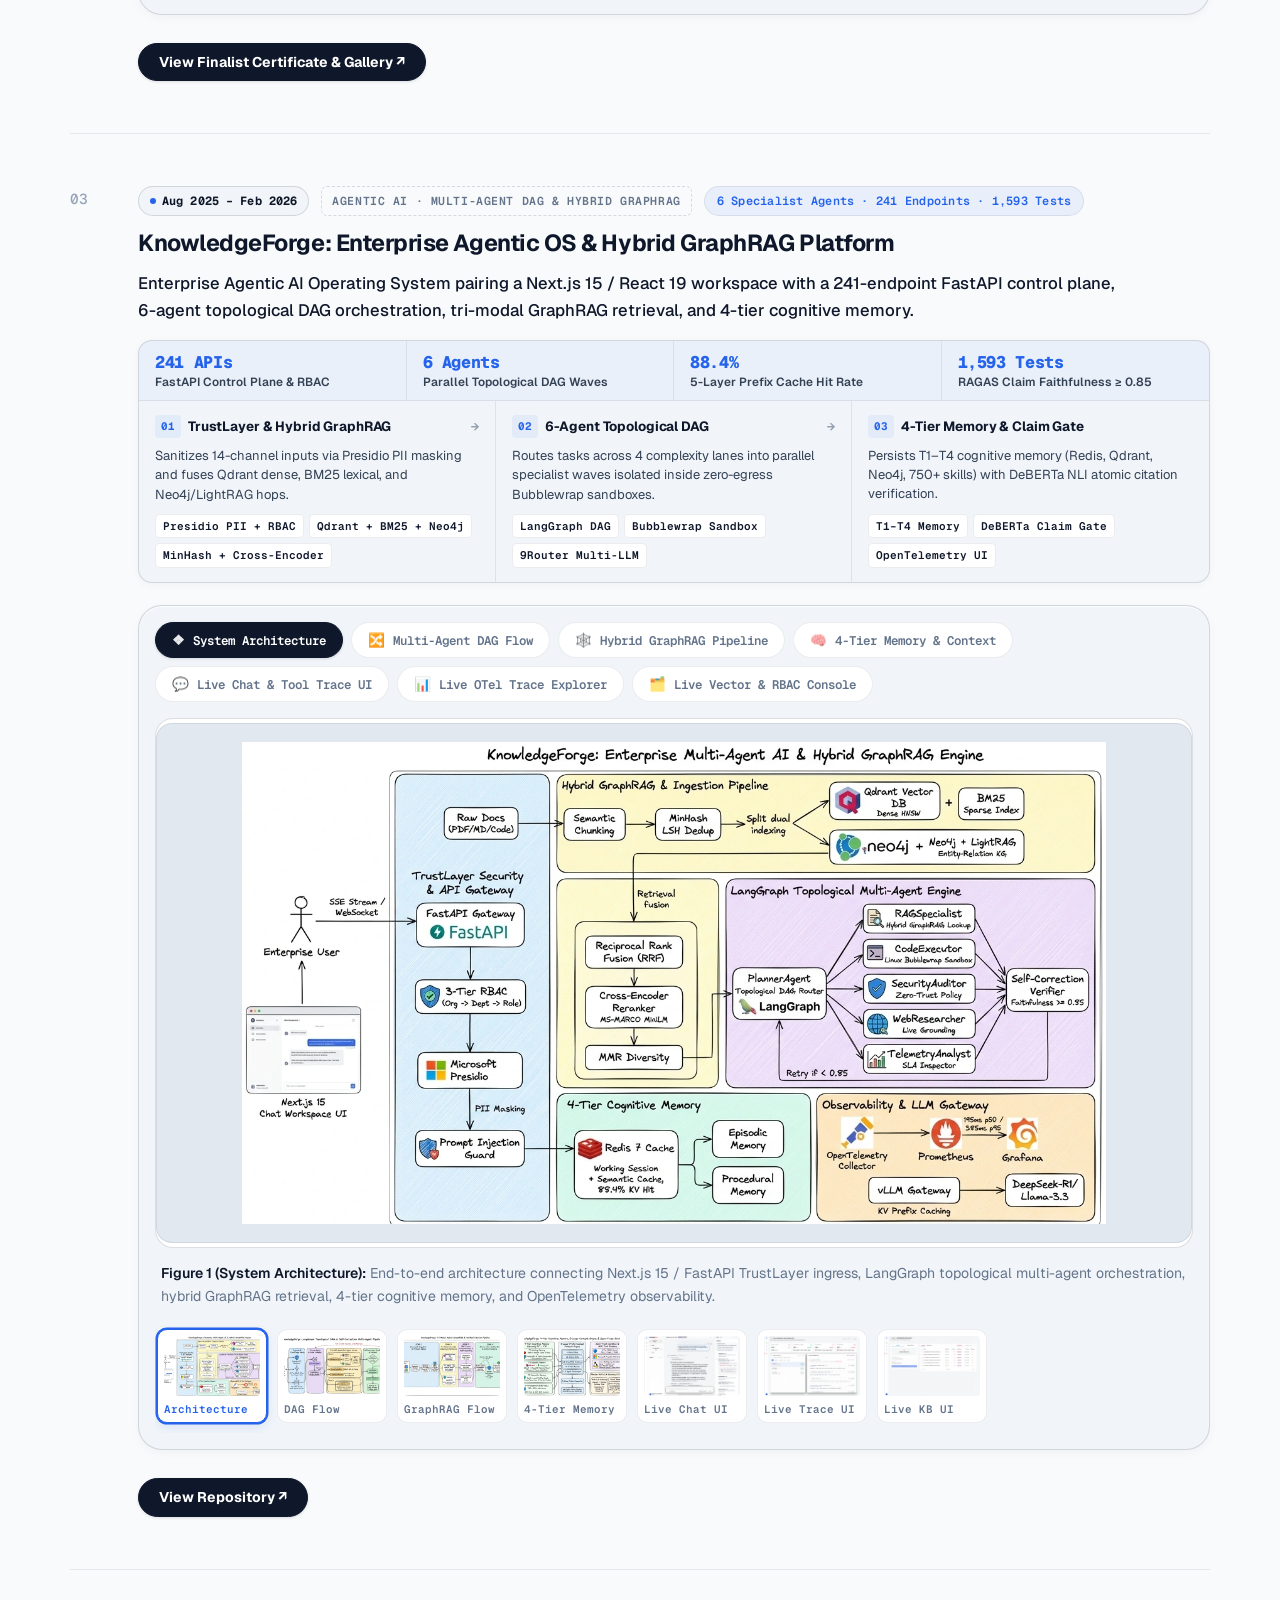
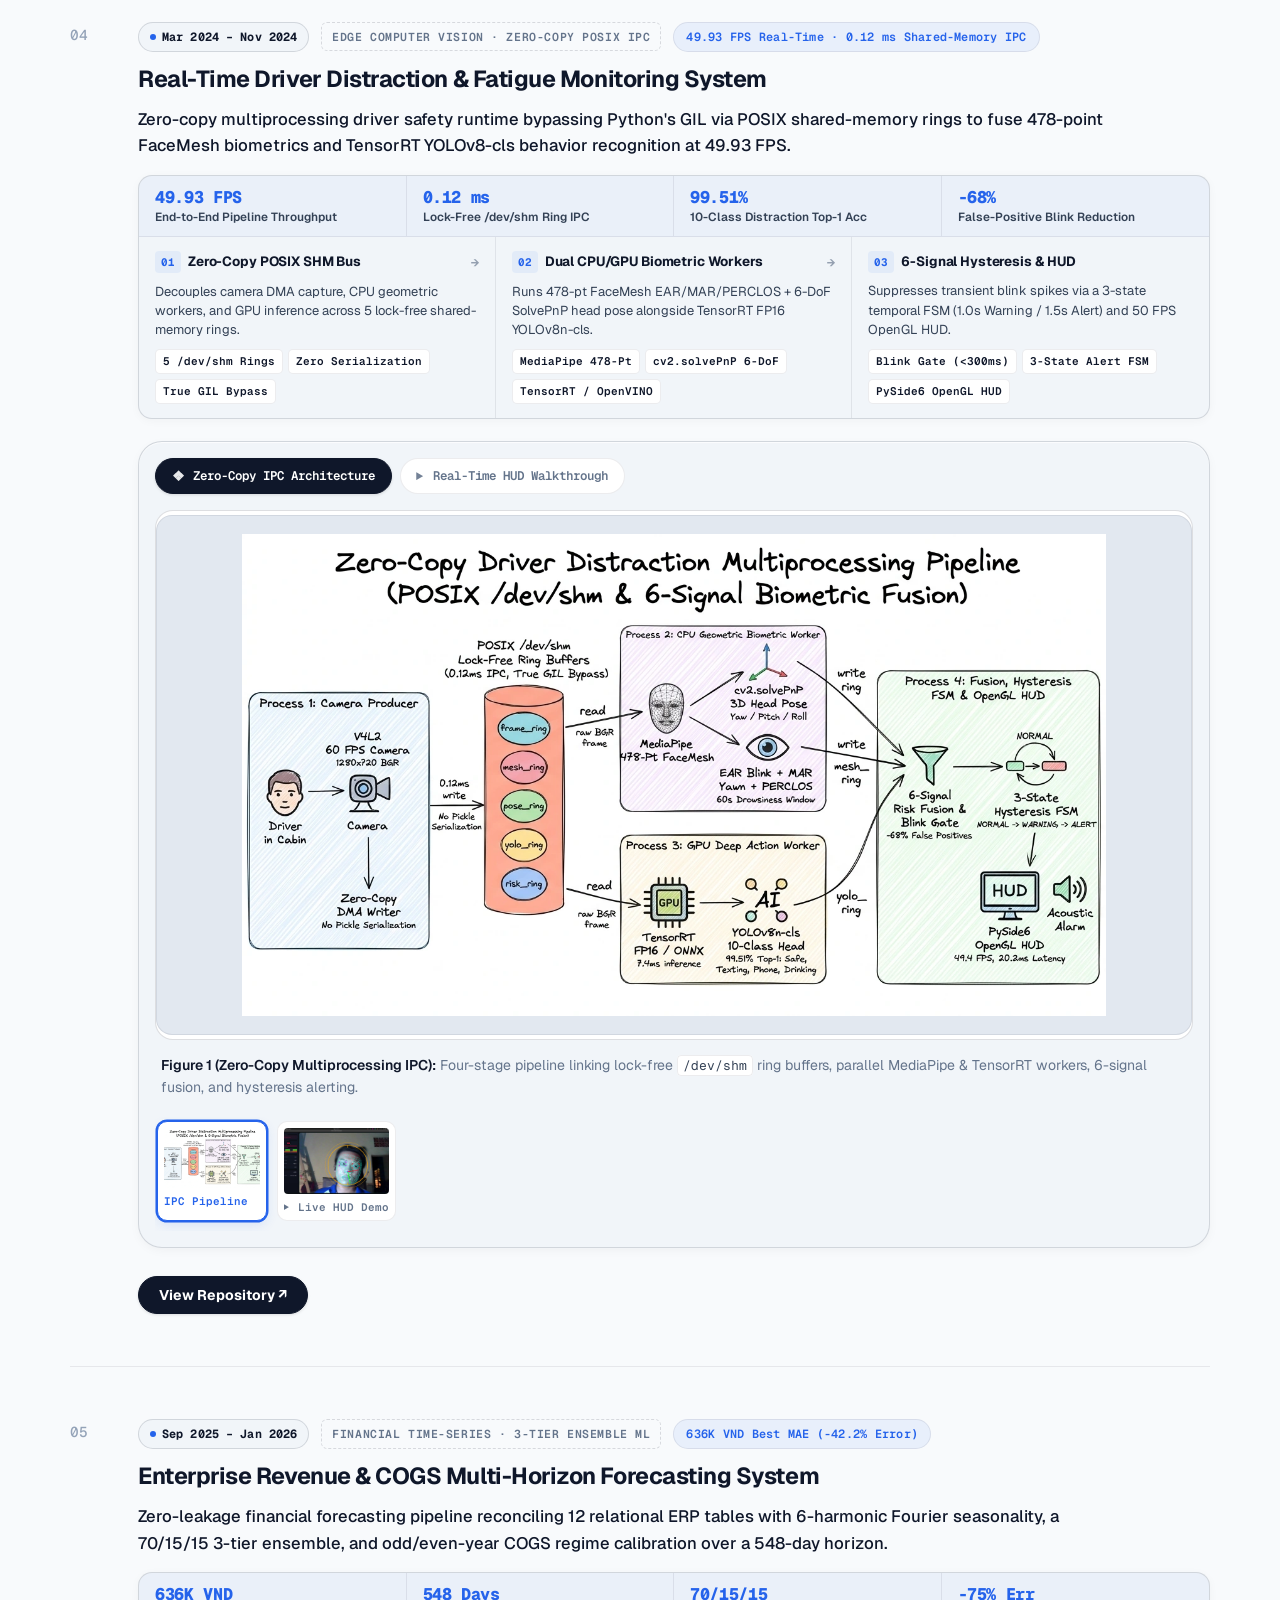
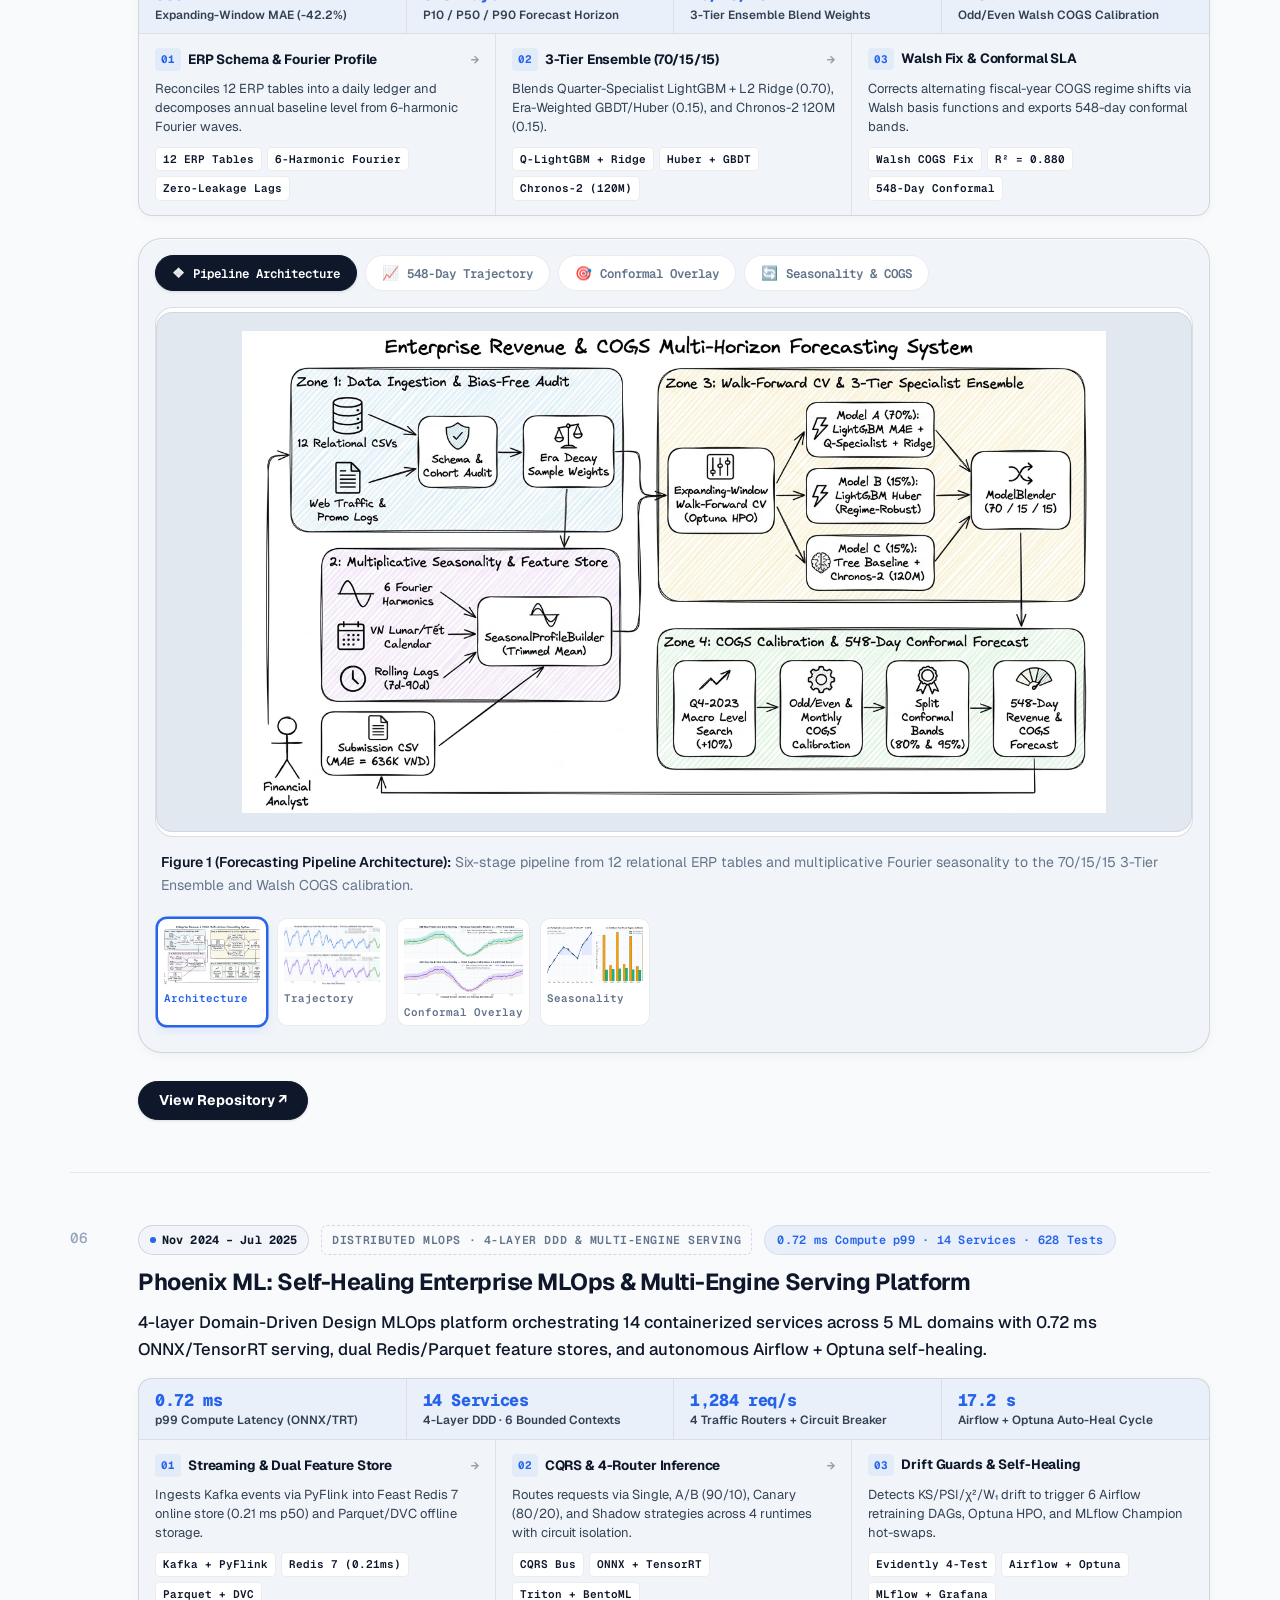
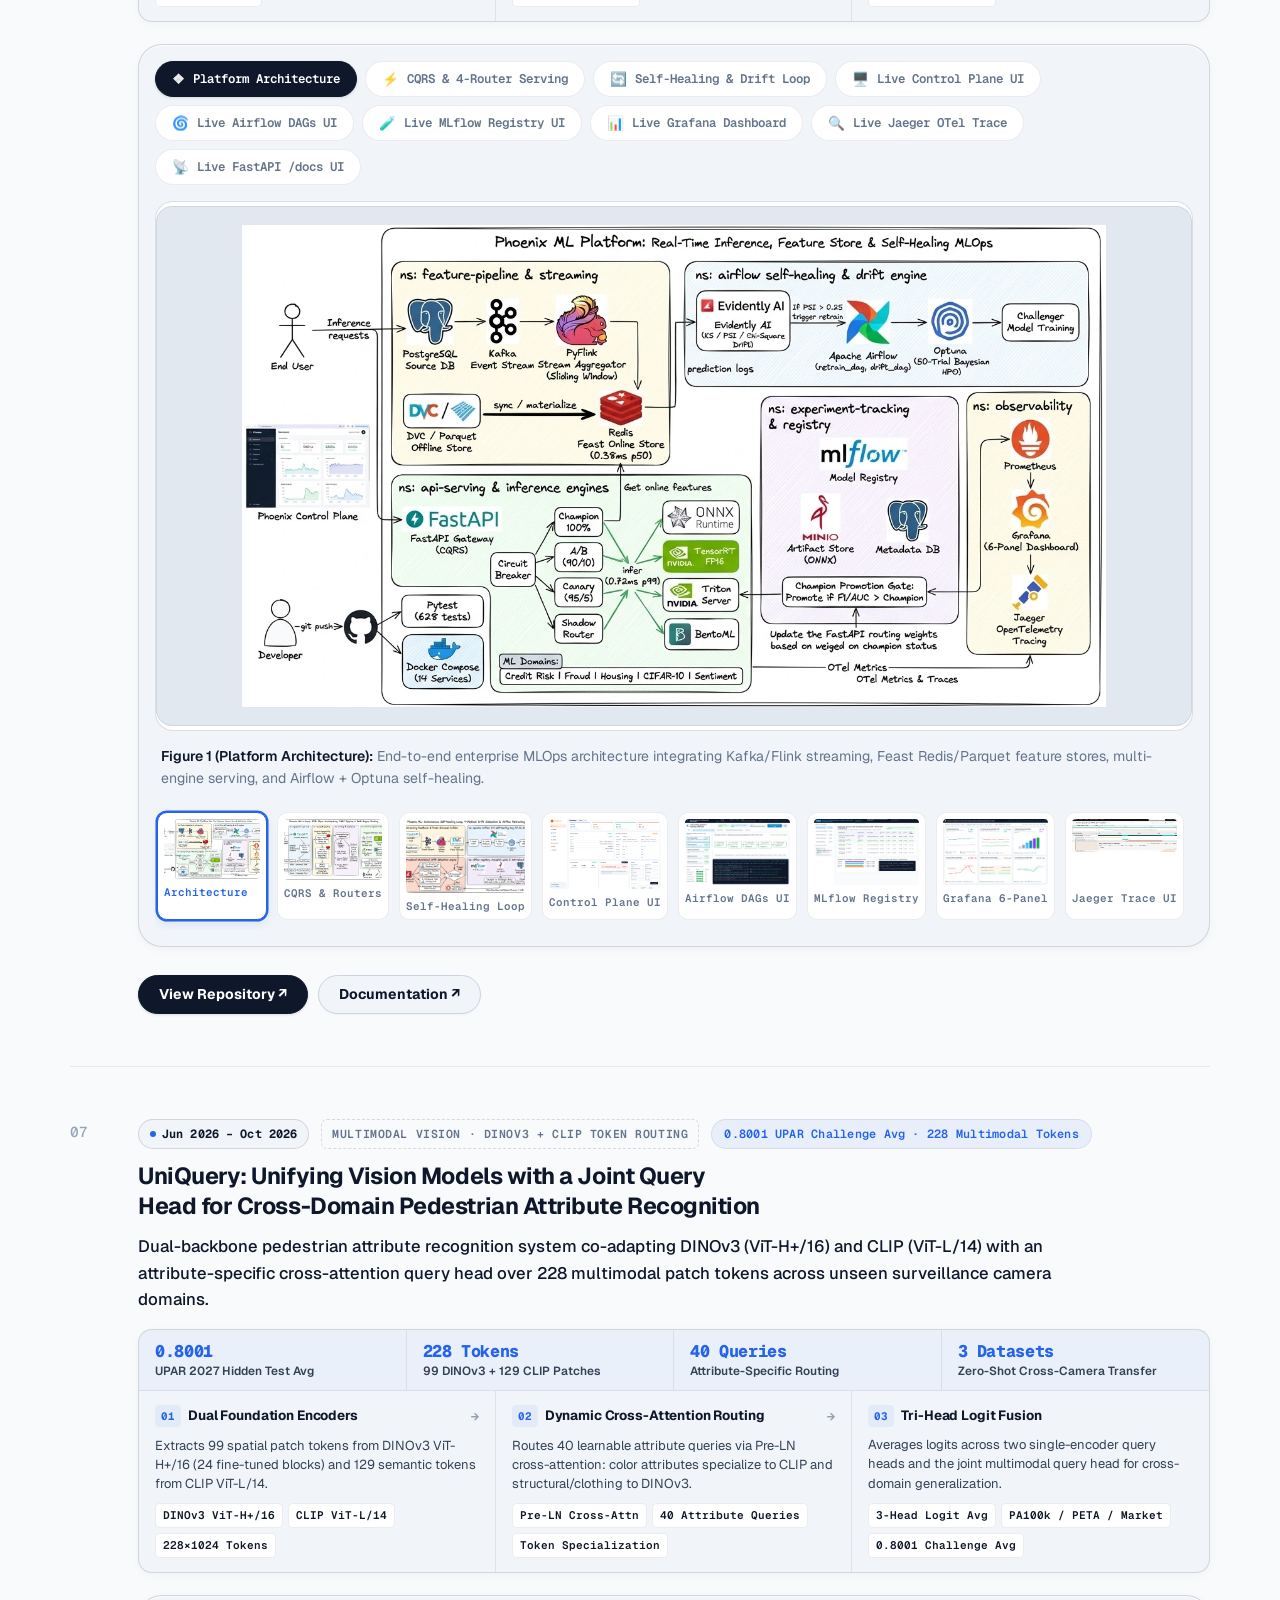
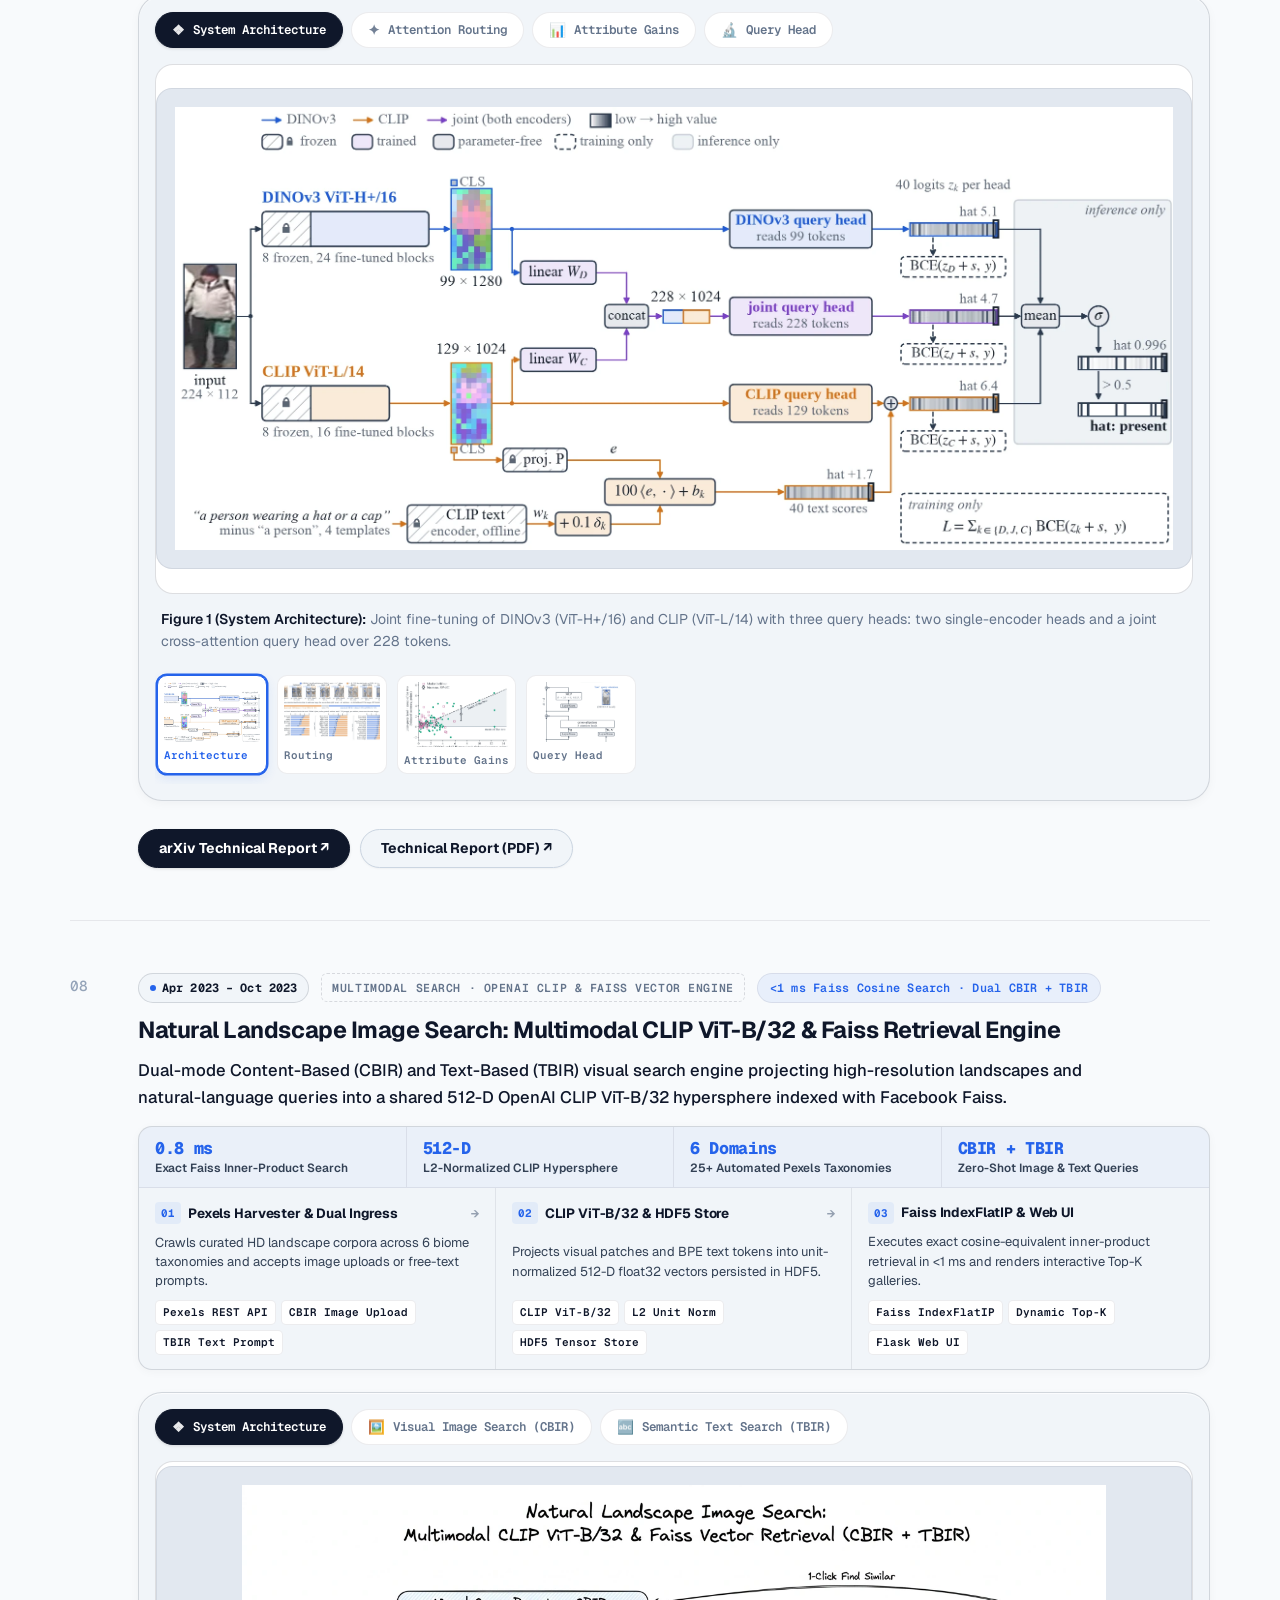
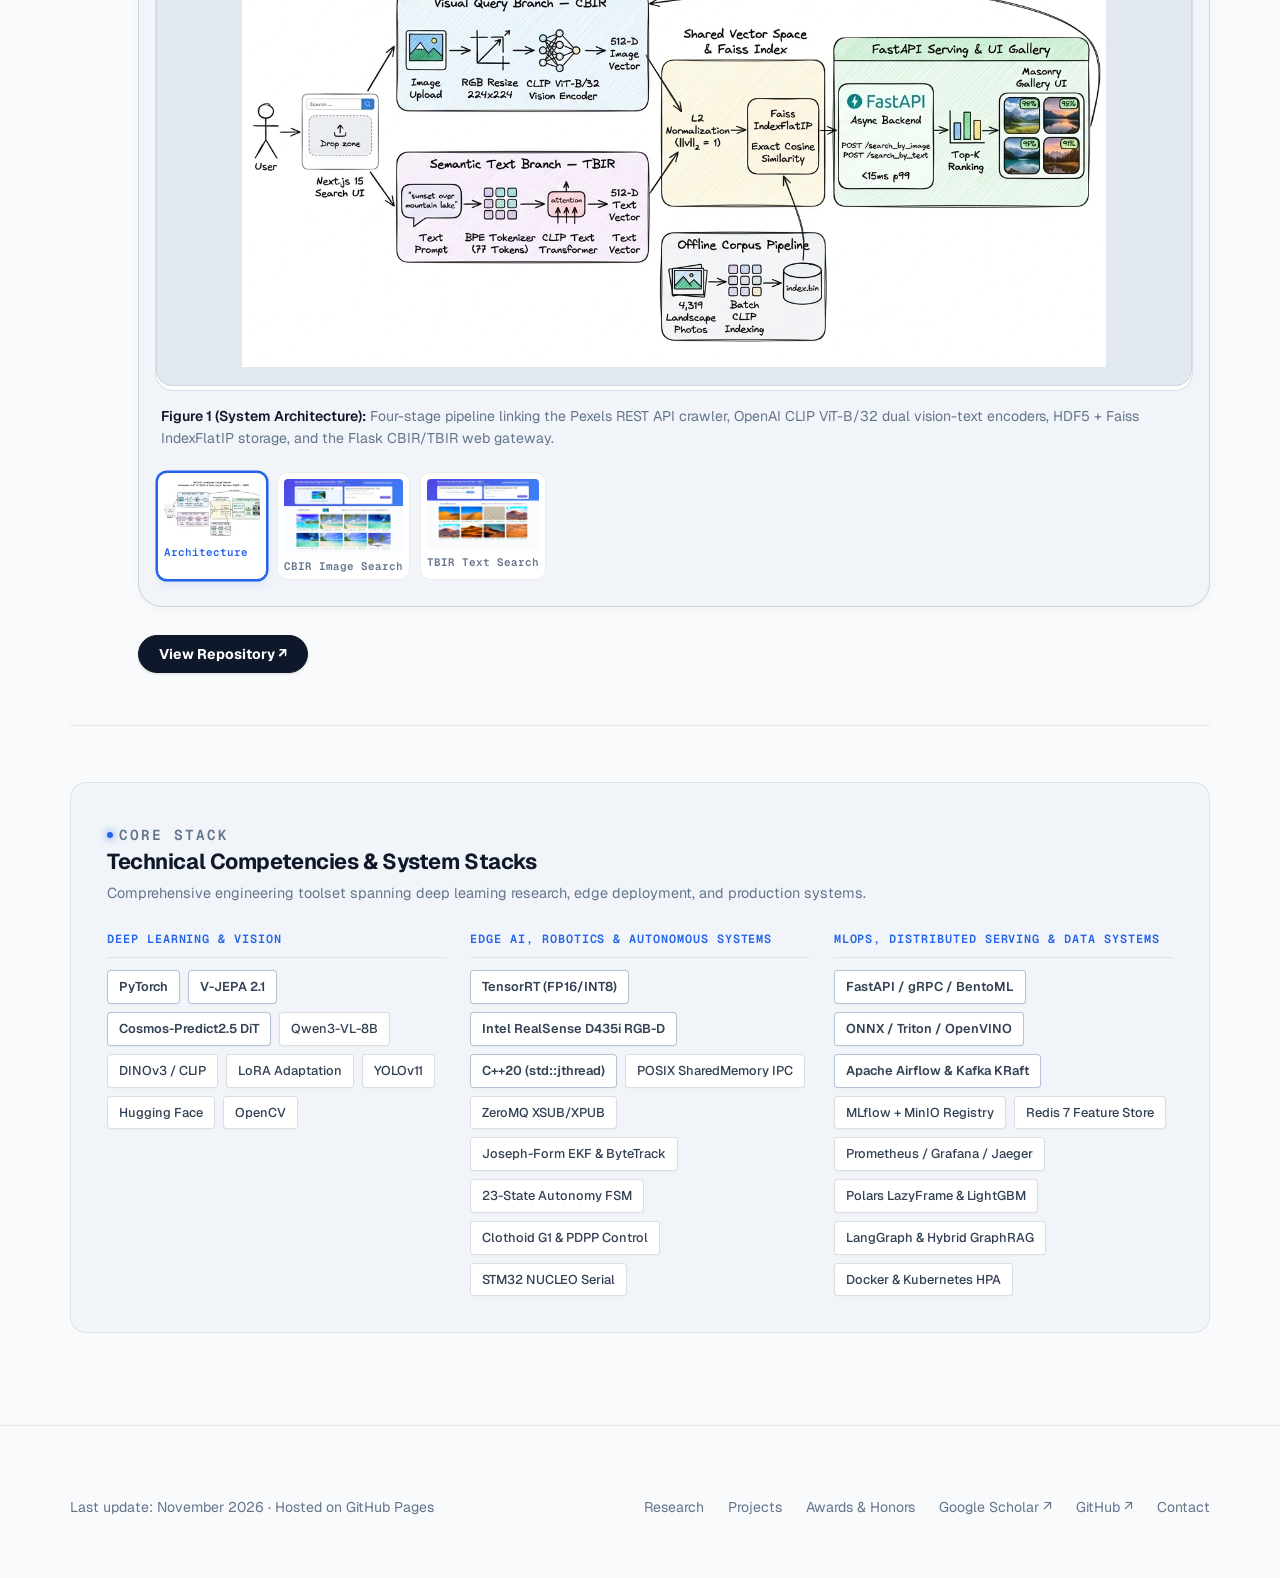
<file: projects.html>
<!doctype html>
<html lang="en" data-theme="light">
<head>
  <meta charset="utf-8">
  <meta name="viewport" content="width=device-width, initial-scale=1">
  <meta name="description" content="Engineering Projects & Production Architectures by Vo Thanh Nguyen — MLOps platforms, real-time autonomous vehicle cyber-physical stacks, billion-scale recommendation engines, and zero-copy multiprocessing IPC runtimes.">
  <title>Engineering Projects | Vo Thanh Nguyen</title>
  <link rel="preconnect" href="https://fonts.googleapis.com">
  <link rel="preconnect" href="https://fonts.gstatic.com" crossorigin>
  <link href="https://fonts.googleapis.com/css2?family=Geist:wght@300;400;500;600;700;800;900&family=Geist+Mono:wght@400;500;600;700&family=Plus+Jakarta+Sans:wght@500;600;700;800&display=swap" rel="stylesheet">
  <link rel="stylesheet" href="style.css?v=106">
</head>
<body>
  <div id="scroll-progress"></div>

  <header class="site-header">
    <nav class="nav container" aria-label="Main navigation">
      <a class="name" href="index.html#top">
        <span class="name-avatar-dot"></span>
        <span class="name-full">Vo Thanh Nguyen</span>
        <span class="name-short">Thanh Nguyen</span>
      </a>
      <div class="nav-links">
        <a class="nav-link-item" href="index.html">Research</a>
        <a class="nav-link-item nav-active" href="projects.html">Projects</a>
        <a class="nav-link-item" href="index.html#experience">Experience</a>
        <a class="nav-link-item" href="awards.html">Awards &amp; Honors</a>
      </div>
      <div class="nav-controls">
        <button class="nav-cmd-btn" type="button" aria-label="Open Command Palette (Cmd+K)">
          <span>Search</span>
          <kbd class="nav-cmd-kbd">⌘K</kbd>
        </button>
        <a class="nav-cv-btn" href="VoThanhNguyen_CV.pdf?v=20261120" target="_blank" rel="noopener">CV (PDF) ↗</a>
        <button class="theme-toggle" type="button" aria-label="Toggle color theme" aria-pressed="false">
          <span class="icon-sun" aria-hidden="true">&#9728;</span>
          <span class="icon-moon" aria-hidden="true">&#9790;</span>
        </button>
        <button class="nav-menu-btn" type="button" aria-label="Toggle navigation menu" aria-expanded="false">
          <span class="menu-icon">☰</span>
        </button>
      </div>
    </nav>

    <!-- Mobile Navigation Drawer -->
    <div class="mobile-nav-drawer" id="mobile-nav-drawer" role="dialog" aria-label="Mobile Navigation Menu">
      <a href="index.html" class="drawer-link">🔬 Research &amp; Papers</a>
      <a href="projects.html" class="drawer-link nav-active">⚙️ Engineering Projects</a>
      <a href="index.html#experience" class="drawer-link">💼 Experience &amp; Background</a>
      <a href="awards.html" class="drawer-link">🏆 Awards &amp; Honors</a>
      <div class="drawer-divider"></div>
      <a href="VoThanhNguyen_CV.pdf?v=20261120" target="_blank" rel="noopener" class="drawer-link drawer-cv-link">📄 Full CV (PDF) ↗</a>
      <div class="drawer-secondary-links">
        <a href="https://scholar.google.com/citations?user=WgjDCU4AAAAJ&hl=vi&authuser=1" target="_blank" rel="noopener">Scholar</a>
        <a href="https://openreview.net/profile?id=%7EThanh_Nguyen_Vo1" target="_blank" rel="noopener">OpenReview</a>
        <a href="https://github.com/vtnguyen04" target="_blank" rel="noopener">GitHub</a>
        <a href="mailto:nguyenvothanh04@gmail.com">Email</a>
      </div>
    </div>
  </header>

  <main id="top">
    <!-- Projects Page Hero -->
    <section class="section container" style="padding-top: 56px; padding-bottom: 24px;">
      <div class="section-title">
        <p class="label">Production Infrastructure &amp; Applied AI</p>
        <h1 style="font-size: clamp(2.1rem, 4.5vw, 2.9rem); font-weight: 800; letter-spacing: -0.03em; margin: 0 0 16px; color: var(--ink);">Engineering Projects</h1>
        <p class="intro" style="max-width: 860px; font-size: 1.05rem; line-height: 1.65; color: var(--ink-soft); margin: 0 0 18px;">
          Production-grade MLOps platforms, real-time autonomous driving stacks, large-scale recommendation engines, and zero-copy multiprocessing runtimes designed for low-latency reliability.
        </p>
        <div class="hero-chips" style="margin-top: 10px;">
          <span class="hero-chip">⚡ 0.72 ms Inference · 4.8 ms HTTP E2E</span>
          <span class="hero-chip">🏎️ Jetson Orin Nano · 21.8 ms Multi-Task Perception</span>
          <span class="hero-chip">🎯 161.7M Clickstream Events · 11.5× Coverage</span>
          <span class="hero-chip">⚙️ Zero-Copy POSIX Shared-Memory IPC</span>
          <span class="hero-chip">🎬 Interactive Visual &amp; Video Walkthroughs</span>
        </div>
      </div>
    </section>

    <!-- Engineering Projects Gallery -->
    <section class="section container" id="projects" style="padding-top: 0;">
      <div class="projects">

        <!-- ================================================================
             01 · BOSCH FUTURE MOBILITY CHALLENGE (BFMC 2025 & 2026)
             ================================================================ -->
        <article class="project" id="project-bfmc">
          <div class="project-number">01</div>
          <div class="project-content project-showcase">
            <div class="showcase-header">
              <div class="showcase-badges">
                <span class="showcase-timeline-pill">Oct 2024 – May 2026</span>
                <span class="showcase-domain-pill">Autonomous Driving · Embedded C++20 &amp; TensorRT</span>
                <span class="pill-badge pill-badge-gold">★ 1st Nationally (2026)</span>
                <span class="pill-badge pill-badge-silver">★ Global Top 9 (2025, Best in Asia)</span>
                <span class="pill-badge">150M VND Bosch Grant</span>
              </div>
              <h3>Bosch Future Mobility Challenge (BFMC 2025 &amp; 2026)</h3>
              <p class="showcase-desc">1:10-scale autonomous driving stack on NVIDIA Jetson Orin Nano uniting zero-copy C++20/Python IPC, 21.8 ms TensorRT multi-task perception, Joseph-form EKF localization, and a 23-state behavior FSM.</p>

              <div class="showcase-arch-strip">
                <div class="showcase-kpi-bar">
                  <div class="showcase-kpi-cell">
                    <span class="kpi-val">21.8 ms</span>
                    <span class="kpi-label">TensorRT FP16 Multi-Task</span>
                  </div>
                  <div class="showcase-kpi-cell">
                    <span class="kpi-val">3.8 cm</span>
                    <span class="kpi-label">Lateral Tracking RMSE</span>
                  </div>
                  <div class="showcase-kpi-cell">
                    <span class="kpi-val">99.2%</span>
                    <span class="kpi-label">120-Run Track Completion</span>
                  </div>
                  <div class="showcase-kpi-cell">
                    <span class="kpi-val">30 Hz</span>
                    <span class="kpi-label">23-State FSM &amp; STM32 Loop</span>
                  </div>
                </div>
                <div class="showcase-flow-stages">
                  <div class="showcase-flow-stage">
                    <div class="flow-stage-head">
                      <div class="flow-stage-title-group">
                        <span class="flow-step-num">01</span>
                        <h4 class="flow-stage-title">Sensing &amp; Zero-Copy IPC</h4>
                      </div>
                      <span class="flow-stage-arrow">→</span>
                    </div>
                    <p class="flow-stage-desc">Streams RGB-D frames and 100 Hz IMU telemetry via lock-free POSIX shared memory and C++20 worker threads.</p>
                    <div class="flow-stage-tags">
                      <span class="flow-tag">RealSense D435i</span>
                      <span class="flow-tag">POSIX /dev/shm</span>
                      <span class="flow-tag">ZeroMQ Bus</span>
                    </div>
                  </div>
                  <div class="showcase-flow-stage">
                    <div class="flow-stage-head">
                      <div class="flow-stage-title-group">
                        <span class="flow-step-num">02</span>
                        <h4 class="flow-stage-title">NeuroPilot &amp; EKF Fusion</h4>
                      </div>
                      <span class="flow-stage-arrow">→</span>
                    </div>
                    <p class="flow-stage-desc">Joint 13-class detection, FiLM-routed cubic Bézier waypoints (FDAT loss, -41% error), and Joseph-form EKF pose.</p>
                    <div class="flow-stage-tags">
                      <span class="flow-tag">YOLOv11 + BiFPN</span>
                      <span class="flow-tag">FDAT Loss</span>
                      <span class="flow-tag">Joseph EKF</span>
                    </div>
                  </div>
                  <div class="showcase-flow-stage">
                    <div class="flow-stage-head">
                      <div class="flow-stage-title-group">
                        <span class="flow-step-num">03</span>
                        <h4 class="flow-stage-title">23-State FSM &amp; Actuation</h4>
                      </div>
                    </div>
                    <p class="flow-stage-desc">Orchestrates 9 urban maneuvers with Clothoid G1 smoothing, PD-Pure Pursuit steering, and STM32 watchdog safety.</p>
                    <div class="flow-stage-tags">
                      <span class="flow-tag">23-State FSM</span>
                      <span class="flow-tag">Clothoid PDPP</span>
                      <span class="flow-tag">STM32 Nucleo</span>
                    </div>
                  </div>
                </div>
              </div>
            </div>

            <div class="showcase-media-hub" data-showcase="bfmc">
              <div class="showcase-tabs" role="tablist">
                <button class="showcase-tab is-active" type="button">
                  <span class="tab-icon">▶️</span> Closed-Loop Track Demo
                </button>
                <button class="showcase-tab" type="button">
                  <span class="tab-icon">▶️</span> Central Ops Station
                </button>
                <button class="showcase-tab" type="button">
                  <span class="tab-icon">❖</span> System Architecture
                </button>
                <button class="showcase-tab" type="button">
                  <span class="tab-icon">🛣️</span> On-Track HUD
                </button>
                <button class="showcase-tab" type="button">
                  <span class="tab-icon">📊</span> CARLA &amp; FDAT Eval
                </button>
                <button class="showcase-tab" type="button">
                  <span class="tab-icon">🏎️</span> 1:10 Vehicle HW
                </button>
                <button class="showcase-tab" type="button">
                  <span class="tab-icon">⚡</span> Power Schematic
                </button>
              </div>

              <figure class="project-figure showcase-main-figure">
                <div class="showcase-image-wrapper">
                  <img class="showcase-main-img zoomable-media"
                       src="assets/bfmc-waypoint-thumb.webp"
                       data-full-src="assets/bfmc-waypoint-thumb.webp"
                       alt="Closed-Loop 1:10 Autonomous Track Run with NeuroPilot 10-Waypoint Trajectory and Traffic Sign Detection"
                       loading="lazy">
                  <span class="showcase-zoom-hint"><span class="zoom-icon">🔍</span> Click to expand (HD)</span>
                </div>
                <figcaption class="showcase-caption">
                  <strong>Figure 1 (Closed-Loop 1:10 Track Run — NeuroPilot Waypoint &amp; Sign HUD):</strong> Real-time onboard deployment executing 10-waypoint cubic Bézier trajectory tracking, dynamic steering control (33.0 cm/s), and 3D traffic-sign/stop-line distance estimation.
                </figcaption>
              </figure>

              <div class="showcase-thumbs">
                <button class="showcase-thumb is-active" type="button"
                        data-src="assets/bfmc-stanley-run.mp4"
                        data-alt="Closed-Loop 1:10 Autonomous Track Run with NeuroPilot 10-Waypoint Trajectory and Traffic Sign Detection"
                        data-caption="&lt;strong&gt;Figure 1 (Closed-Loop 1:10 Track Run — NeuroPilot Waypoint &amp; Sign HUD):&lt;/strong&gt; Real-time onboard deployment executing 10-waypoint cubic Bézier trajectory tracking, dynamic steering control (33.0 cm/s), and 3D traffic-sign/stop-line distance estimation."
                        title="Closed-Loop Track Demo">
                  <img src="assets/bfmc-waypoint-thumb.webp" alt="Closed-Loop Track Demo thumbnail">
                  <span class="thumb-label">▶️ Track Demo</span>
                </button>
                <button class="showcase-thumb" type="button"
                        data-src="assets/bfmc-central-ops.mp4"
                        data-alt="DriveBeyond MK-1 Central Ops Ground Station and Autonomous Route Execution"
                        data-caption="&lt;strong&gt;Figure 2 (DriveBeyond MK-1 Central Ops Ground Station):&lt;/strong&gt; Live ground-control telemetry console showing global KDTree route planning, 49.0 cm/s autonomous cruising, and real-time Jetson Orin system diagnostics."
                        title="Central Ops Station">
                  <img src="assets/bfmc-central-ops.webp" alt="Central Ops Station thumbnail">
                  <span class="thumb-label">▶️ Central Ops</span>
                </button>
                <button class="showcase-thumb" type="button"
                        data-src="assets/bfmc-architecture.webp"
                        data-alt="BFMC Autonomous Vehicle System Architecture: NeuroPilot Perception, EKF Localization, 23-State FSM & STM32 Control"
                        data-caption="&lt;strong&gt;Figure 3 (Cyber-Physical System Architecture):&lt;/strong&gt; End-to-end 1:10 autonomous driving architecture integrating Intel RealSense D435i &amp; BNO055 EKF localization, NeuroPilot multi-task TensorRT perception (21.8 ms), 23-state behavioral FSM, and 30 Hz STM32 Nucleo actuation."
                        title="System Architecture">
                  <img src="assets/bfmc-architecture.webp" alt="System Architecture thumbnail">
                  <span class="thumb-label">Architecture</span>
                </button>
                <button class="showcase-thumb" type="button"
                        data-src="assets/bfmc-hud-results.webp"
                        data-alt="Thesis Figure 5.4: Real-Time On-Track Telemetry HUD"
                        data-caption="&lt;strong&gt;Figure 4 (Real-Time Telemetry HUD):&lt;/strong&gt; Live Jetson Orin Nano deployment view showing 13-class traffic detection, spatial attention heatmap, and cubic Bézier trajectory."
                        title="On-Track HUD">
                  <img src="assets/bfmc-hud-results.webp" alt="On-Track HUD thumbnail">
                  <span class="thumb-label">On-Track HUD</span>
                </button>
                <button class="showcase-thumb" type="button"
                        data-src="assets/bfmc-thesis-control-eval.webp"
                        data-alt="Thesis Figure 5.1: CARLA Town02 Trajectory Tracking & FDAT Ablation"
                        data-caption="&lt;strong&gt;Figure 5 (CARLA &amp; FDAT Evaluation):&lt;/strong&gt; Quantitative trajectory tracking comparison in CARLA Town02 showing 3.8 cm lateral RMSE and 41% error reduction via Frenet-inspired FDAT loss."
                        title="CARLA &amp; FDAT Eval">
                  <img src="assets/bfmc-thesis-control-eval.webp" alt="CARLA Eval thumbnail">
                  <span class="thumb-label">CARLA &amp; FDAT</span>
                </button>
                <button class="showcase-thumb" type="button"
                        data-src="assets/bfmc-thesis-vehicle-hw.webp"
                        data-alt="Thesis Figure 4.1: 1:10 Scale Autonomous Vehicle Hardware"
                        data-caption="&lt;strong&gt;Figure 6 (1:10 Scale Vehicle Hardware):&lt;/strong&gt; Physical competition platform integrating NVIDIA Jetson Orin Nano 8GB, Intel RealSense D435i RGB-D camera, BNO055 IMU, and STM32 Nucleo controller."
                        title="1:10 Vehicle HW">
                  <img src="assets/bfmc-thesis-vehicle-hw.webp" alt="1:10 Vehicle HW thumbnail">
                  <span class="thumb-label">Vehicle HW</span>
                </button>
                <button class="showcase-thumb" type="button"
                        data-src="assets/bfmc-thesis-power-distribution.webp"
                        data-alt="Thesis Figure 4.2: Electrical Power & STM32 Actuation Schematic"
                        data-caption="&lt;strong&gt;Figure 7 (Power &amp; Actuation Schematic):&lt;/strong&gt; Dual-rail power isolation, buck converters, BLDC traction drive, and STM32 hardware watchdog interlocks."
                        title="Power Schematic">
                  <img src="assets/bfmc-thesis-power-distribution.webp" alt="Power Schematic thumbnail">
                  <span class="thumb-label">Power Circuit</span>
                </button>
              </div>
            </div>

            <div class="showcase-footer">
              <div class="project-links">
                <a class="button" href="https://youtu.be/3ac3bCF342c" target="_blank" rel="noopener">Watch 2026 Qualification Video ↗</a>
                <a class="button button-subtle" href="https://youtu.be/m22d4nL5C00" target="_blank" rel="noopener">Watch 2025 Finals Video ↗</a>
                <a class="button button-subtle" href="awards.html#bfmc-2026">View Competition Gallery ↗</a>
              </div>
            </div>
          </div>
        </article>

        <!-- ================================================================
             02 · INSIGHT HUNTER — REAL ESTATE RECSYS (DATATHON TOP 5)
             ================================================================ -->
        <article class="project" id="project-recsys">
          <div class="project-number">02</div>
          <div class="project-content project-showcase">
            <div class="showcase-header">
              <div class="showcase-badges">
                <span class="showcase-timeline-pill">Jan 2026 – Mar 2026</span>
                <span class="showcase-domain-pill">Recommender Systems · Large-Scale Retrieval</span>
                <span class="pill-badge pill-badge-gold">🏆 Top 5 Finalist — VinUniversity Datathon 2026</span>
              </div>
              <h3>Insight Hunter: Large-Scale Real Estate Recommendation System</h3>
              <p class="showcase-desc">4-stage hybrid retrieval and diversity-aware reranking pipeline trained on 161.7M Chợ Tốt clickstream logs and 2.09M property listings, lifting NDCG@10 by +33.5% and catalog exposure by 11.5×.</p>

              <div class="showcase-arch-strip">
                <div class="showcase-kpi-bar">
                  <div class="showcase-kpi-cell">
                    <span class="kpi-val">161.7M</span>
                    <span class="kpi-label">Clickstream Events (12 GB Cap)</span>
                  </div>
                  <div class="showcase-kpi-cell">
                    <span class="kpi-val">+33.5%</span>
                    <span class="kpi-label">NDCG@10 Ranking Lift</span>
                  </div>
                  <div class="showcase-kpi-cell">
                    <span class="kpi-val">11.5×</span>
                    <span class="kpi-label">Catalog Exposure (42.6%)</span>
                  </div>
                  <div class="showcase-kpi-cell">
                    <span class="kpi-val">38.2 ms</span>
                    <span class="kpi-label">p99 TreeSHAP Slate Serving</span>
                  </div>
                </div>
                <div class="showcase-flow-stages">
                  <div class="showcase-flow-stage">
                    <div class="flow-stage-head">
                      <div class="flow-stage-title-group">
                        <span class="flow-step-num">01</span>
                        <h4 class="flow-stage-title">Streaming &amp; Tri-Modal Recall</h4>
                      </div>
                      <span class="flow-stage-arrow">→</span>
                    </div>
                    <p class="flow-stage-desc">Out-of-core Polars matrix weighting high-intent leads (6.0×) with ContactALS, VN-SBERT, and Haversine BallTree KNN.</p>
                    <div class="flow-stage-tags">
                      <span class="flow-tag">Polars LazyFrame</span>
                      <span class="flow-tag">ContactALS 128D</span>
                      <span class="flow-tag">VN-SBERT + KNN</span>
                    </div>
                  </div>
                  <div class="showcase-flow-stage">
                    <div class="flow-stage-head">
                      <div class="flow-stage-title-group">
                        <span class="flow-step-num">02</span>
                        <h4 class="flow-stage-title">Domain Guard &amp; LambdaRank</h4>
                      </div>
                      <span class="flow-stage-arrow">→</span>
                    </div>
                    <p class="flow-stage-desc">Prunes 91.9% out-of-zone listings via post-2025 ward boundaries and scores Top-500 candidates across 42 features.</p>
                    <div class="flow-stage-tags">
                      <span class="flow-tag">Ward Boundary Gate</span>
                      <span class="flow-tag">Legal Title Filter</span>
                      <span class="flow-tag">LightGBM LambdaRank</span>
                    </div>
                  </div>
                  <div class="showcase-flow-stage">
                    <div class="flow-stage-head">
                      <div class="flow-stage-title-group">
                        <span class="flow-step-num">03</span>
                        <h4 class="flow-stage-title">MMR Fairness &amp; Explainability</h4>
                      </div>
                    </div>
                    <p class="flow-stage-desc">Cuts seller Gini monopoly by 38.4% across 415K sellers and serves Top-10 slates with real-time TreeSHAP attributions.</p>
                    <div class="flow-stage-tags">
                      <span class="flow-tag">MMR (λ=0.7)</span>
                      <span class="flow-tag">415K Seller Reach</span>
                      <span class="flow-tag">TreeSHAP API</span>
                    </div>
                  </div>
                </div>
              </div>
            </div>

            <div class="showcase-media-hub" data-showcase="recsys">
              <div class="showcase-tabs" role="tablist">
                <button class="showcase-tab is-active" type="button">
                  <span class="tab-icon">❖</span> Hybrid Architecture
                </button>
                <button class="showcase-tab" type="button">
                  <span class="tab-icon">📊</span> Intent &amp; Exposure Funnel
                </button>
                <button class="showcase-tab" type="button">
                  <span class="tab-icon">📈</span> 11.5× Coverage Lift
                </button>
                <button class="showcase-tab" type="button">
                  <span class="tab-icon">🏆</span> Finalist Certificate
                </button>
              </div>

              <figure class="project-figure showcase-main-figure">
                <div class="showcase-image-wrapper">
                  <img class="showcase-main-img zoomable-media"
                       src="assets/recsys-architecture.webp"
                       data-full-src="assets/recsys-architecture.webp"
                       alt="Insight Hunter 4-Stage Hybrid Retrieval and Reranking Architecture"
                       loading="lazy">
                  <span class="showcase-zoom-hint"><span class="zoom-icon">🔍</span> Click to expand (HD)</span>
                </div>
                <figcaption class="showcase-caption">
                  <strong>Figure 1 (4-Stage Pipeline Architecture):</strong> Out-of-core Polars feature extraction, hybrid ContactALS + VN-SBERT + Haversine retrieval, domain rule filtering, and LightGBM LambdaRank + MMR reranking.
                </figcaption>
              </figure>

              <div class="showcase-thumbs">
                <button class="showcase-thumb is-active" type="button"
                        data-src="assets/recsys-architecture.webp"
                        data-alt="Insight Hunter 4-Stage Hybrid Retrieval and Reranking Architecture"
                        data-caption="&lt;strong&gt;Figure 1 (4-Stage Pipeline Architecture):&lt;/strong&gt; Out-of-core Polars feature extraction, hybrid ContactALS + VN-SBERT + Haversine retrieval, domain rule filtering, and LightGBM LambdaRank + MMR reranking."
                        title="Hybrid Architecture">
                  <img src="assets/recsys-architecture.webp" alt="System Architecture thumbnail">
                  <span class="thumb-label">Architecture</span>
                </button>
                <button class="showcase-thumb" type="button"
                        data-src="assets/recsys-funnel.webp"
                        data-alt="User Intent Conversion Funnel and Marketplace Exposure Paradox"
                        data-caption="&lt;strong&gt;Figure 2 (Intent Funnel &amp; Exposure Paradox):&lt;/strong&gt; Analysis of 161.7M clickstream events showing 21.0% verified lead conversion and resolving the individual-seller exposure imbalance."
                        title="Intent &amp; Exposure Funnel">
                  <img src="assets/recsys-funnel.webp" alt="Intent Funnel thumbnail">
                  <span class="thumb-label">Intent Funnel</span>
                </button>
                <button class="showcase-thumb" type="button"
                        data-src="assets/recsys-coverage.webp"
                        data-alt="Catalog Coverage Expansion and Seller Reach Lift"
                        data-caption="&lt;strong&gt;Figure 3 (11.5× Catalog Coverage Lift):&lt;/strong&gt; MMR diversity reranking expands catalog coverage from 3.7% to 42.6% and reaches 415,280 unique sellers while preserving 98.5% peak NDCG."
                        title="11.5× Coverage Lift">
                  <img src="assets/recsys-coverage.webp" alt="Coverage Lift thumbnail">
                  <span class="thumb-label">11.5× Coverage</span>
                </button>
                <button class="showcase-thumb" type="button"
                        data-src="certs/datathon-2026.webp"
                        data-alt="VinUniversity Datathon 2026 Top 5 Finalist Certificate"
                        data-caption="&lt;strong&gt;Figure 4 (Official Finalist Recognition):&lt;/strong&gt; Certificate of Achievement awarded to Vo Thanh Nguyen (Team Insight Hunter) at the VinUniversity Datathon 2026 Finals."
                        title="Finalist Certificate">
                  <img src="certs/datathon-2026.webp" alt="Datathon Certificate thumbnail">
                  <span class="thumb-label">Certificate</span>
                </button>
              </div>
            </div>

            <div class="showcase-footer">
              <div class="project-links">
                <a class="button" href="awards.html#datathon-2026">View Finalist Certificate &amp; Gallery ↗</a>
              </div>
            </div>
          </div>
        </article>

        <!-- ================================================================
             03 · KNOWLEDGEFORGE — ENTERPRISE AGENTIC OS & HYBRID GRAPHRAG
             ================================================================ -->
        <article class="project" id="project-knowledgeforge">
          <div class="project-number">03</div>
          <div class="project-content project-showcase">
            <div class="showcase-header">
              <div class="showcase-badges">
                <span class="showcase-timeline-pill">Aug 2025 – Feb 2026</span>
                <span class="showcase-domain-pill">Agentic AI · Multi-Agent DAG &amp; Hybrid GraphRAG</span>
                <span class="pill-badge">6 Specialist Agents · 241 Endpoints · 1,593 Tests</span>
              </div>
              <h3>KnowledgeForge: Enterprise Agentic OS &amp; Hybrid GraphRAG Platform</h3>
              <p class="showcase-desc">Enterprise Agentic AI Operating System pairing a Next.js 15 / React 19 workspace with a 241-endpoint FastAPI control plane, 6-agent topological DAG orchestration, tri-modal GraphRAG retrieval, and 4-tier cognitive memory.</p>

              <div class="showcase-arch-strip">
                <div class="showcase-kpi-bar">
                  <div class="showcase-kpi-cell">
                    <span class="kpi-val">241 APIs</span>
                    <span class="kpi-label">FastAPI Control Plane &amp; RBAC</span>
                  </div>
                  <div class="showcase-kpi-cell">
                    <span class="kpi-val">6 Agents</span>
                    <span class="kpi-label">Parallel Topological DAG Waves</span>
                  </div>
                  <div class="showcase-kpi-cell">
                    <span class="kpi-val">88.4%</span>
                    <span class="kpi-label">5-Layer Prefix Cache Hit Rate</span>
                  </div>
                  <div class="showcase-kpi-cell">
                    <span class="kpi-val">1,593 Tests</span>
                    <span class="kpi-label">RAGAS Claim Faithfulness ≥ 0.85</span>
                  </div>
                </div>
                <div class="showcase-flow-stages">
                  <div class="showcase-flow-stage">
                    <div class="flow-stage-head">
                      <div class="flow-stage-title-group">
                        <span class="flow-step-num">01</span>
                        <h4 class="flow-stage-title">TrustLayer &amp; Hybrid GraphRAG</h4>
                      </div>
                      <span class="flow-stage-arrow">→</span>
                    </div>
                    <p class="flow-stage-desc">Sanitizes 14-channel inputs via Presidio PII masking and fuses Qdrant dense, BM25 lexical, and Neo4j/LightRAG hops.</p>
                    <div class="flow-stage-tags">
                      <span class="flow-tag">Presidio PII + RBAC</span>
                      <span class="flow-tag">Qdrant + BM25 + Neo4j</span>
                      <span class="flow-tag">MinHash + Cross-Encoder</span>
                    </div>
                  </div>
                  <div class="showcase-flow-stage">
                    <div class="flow-stage-head">
                      <div class="flow-stage-title-group">
                        <span class="flow-step-num">02</span>
                        <h4 class="flow-stage-title">6-Agent Topological DAG</h4>
                      </div>
                      <span class="flow-stage-arrow">→</span>
                    </div>
                    <p class="flow-stage-desc">Routes tasks across 4 complexity lanes into parallel specialist waves isolated inside zero-egress Bubblewrap sandboxes.</p>
                    <div class="flow-stage-tags">
                      <span class="flow-tag">LangGraph DAG</span>
                      <span class="flow-tag">Bubblewrap Sandbox</span>
                      <span class="flow-tag">9Router Multi-LLM</span>
                    </div>
                  </div>
                  <div class="showcase-flow-stage">
                    <div class="flow-stage-head">
                      <div class="flow-stage-title-group">
                        <span class="flow-step-num">03</span>
                        <h4 class="flow-stage-title">4-Tier Memory &amp; Claim Gate</h4>
                      </div>
                    </div>
                    <p class="flow-stage-desc">Persists T1–T4 cognitive memory (Redis, Qdrant, Neo4j, 750+ skills) with DeBERTa NLI atomic citation verification.</p>
                    <div class="flow-stage-tags">
                      <span class="flow-tag">T1–T4 Memory</span>
                      <span class="flow-tag">DeBERTa Claim Gate</span>
                      <span class="flow-tag">OpenTelemetry UI</span>
                    </div>
                  </div>
                </div>
              </div>
            </div>

            <div class="showcase-media-hub" data-showcase="knowledgeforge">
              <div class="showcase-tabs" role="tablist">
                <button class="showcase-tab is-active" type="button">
                  <span class="tab-icon">❖</span> System Architecture
                </button>
                <button class="showcase-tab" type="button">
                  <span class="tab-icon">🔀</span> Multi-Agent DAG Flow
                </button>
                <button class="showcase-tab" type="button">
                  <span class="tab-icon">🕸️</span> Hybrid GraphRAG Pipeline
                </button>
                <button class="showcase-tab" type="button">
                  <span class="tab-icon">🧠</span> 4-Tier Memory &amp; Context
                </button>
                <button class="showcase-tab" type="button">
                  <span class="tab-icon">💬</span> Live Chat &amp; Tool Trace UI
                </button>
                <button class="showcase-tab" type="button">
                  <span class="tab-icon">📊</span> Live OTel Trace Explorer
                </button>
                <button class="showcase-tab" type="button">
                  <span class="tab-icon">🗂️</span> Live Vector &amp; RBAC Console
                </button>
              </div>

              <figure class="project-figure showcase-main-figure">
                <div class="showcase-image-wrapper">
                  <img class="showcase-main-img zoomable-media"
                       src="assets/kf-architecture.webp"
                       data-full-src="assets/kf-architecture.webp"
                       alt="KnowledgeForge Enterprise Agentic OS Architecture"
                       loading="lazy">
                  <span class="showcase-zoom-hint"><span class="zoom-icon">🔍</span> Click to expand (HD)</span>
                </div>
                <figcaption class="showcase-caption">
                  <strong>Figure 1 (System Architecture):</strong> End-to-end architecture connecting Next.js 15 / FastAPI TrustLayer ingress, LangGraph topological multi-agent orchestration, hybrid GraphRAG retrieval, 4-tier cognitive memory, and OpenTelemetry observability.
                </figcaption>
              </figure>

              <div class="showcase-thumbs">
                <button class="showcase-thumb is-active" type="button"
                        data-src="assets/kf-architecture.webp"
                        data-alt="KnowledgeForge Enterprise Agentic OS Architecture"
                        data-caption="&lt;strong&gt;Figure 1 (System Architecture):&lt;/strong&gt; End-to-end architecture connecting Next.js 15 / FastAPI TrustLayer ingress, LangGraph topological multi-agent orchestration, hybrid GraphRAG retrieval, 4-tier cognitive memory, and OpenTelemetry observability."
                        title="System Architecture">
                  <img src="assets/kf-architecture.webp" alt="System Architecture thumbnail">
                  <span class="thumb-label">Architecture</span>
                </button>
                <button class="showcase-thumb" type="button"
                        data-src="assets/kf-orchestration.webp"
                        data-alt="KnowledgeForge Multi-Agent DAG Routing and Self-Correction Loop"
                        data-caption="&lt;strong&gt;Figure 2 (Multi-Agent Topological DAG &amp; Self-Correction):&lt;/strong&gt; TrustLayer PII/RBAC gate, PlannerAgent dependency compiler, parallel Wave 1 &amp; Wave 2 Bubblewrap sandbox execution, and DeBERTa Faithfulness (&amp;ge;0.85) self-correction retry loop."
                        title="Multi-Agent DAG Flow">
                  <img src="assets/kf-orchestration.webp" alt="Agent Orchestration thumbnail">
                  <span class="thumb-label">DAG Flow</span>
                </button>
                <button class="showcase-thumb" type="button"
                        data-src="assets/kf-rag-pipeline.webp"
                        data-alt="KnowledgeForge Tri-Modal Hybrid GraphRAG and Verified Citation Pipeline"
                        data-caption="&lt;strong&gt;Figure 3 (Tri-Modal Hybrid GraphRAG &amp; Citation Pipeline):&lt;/strong&gt; Layout-aware chunking, MinHash LSH near-duplicate pruning, parallel Qdrant + BM25 + Neo4j/LightRAG retrieval, RRF + Cross-Encoder + MMR reranking, and RAGAS atomic claim verification."
                        title="Hybrid GraphRAG Pipeline">
                  <img src="assets/kf-rag-pipeline.webp" alt="Hybrid GraphRAG Pipeline thumbnail">
                  <span class="thumb-label">GraphRAG Flow</span>
                </button>
                <button class="showcase-thumb" type="button"
                        data-src="assets/kf-memory-flow.webp"
                        data-alt="KnowledgeForge 4-Tier Cognitive Memory, 5-Layer Context Engine and Zero-Trust Sandbox"
                        data-caption="&lt;strong&gt;Figure 4 (4-Tier Cognitive Memory &amp; 5-Layer Context Engine):&lt;/strong&gt; T1 Redis/Postgres working state, T2 Qdrant/MongoDB episodic recall, T3 Neo4j/mem0 entity graph, T4 750+ CEL skills, 5-layer prefix-cached prompt assembly (88.4% hit), and Bubblewrap zero-egress sandbox."
                        title="4-Tier Memory &amp; Context">
                  <img src="assets/kf-memory-flow.webp" alt="4-Tier Memory & Context thumbnail">
                  <span class="thumb-label">4-Tier Memory</span>
                </button>
                <button class="showcase-thumb" type="button"
                        data-src="assets/kf-live-ui.webp"
                        data-alt="Live KnowledgeForge Next.js 15 Chat Workspace and Multi-Agent Activity Trace"
                        data-caption="&lt;strong&gt;Figure 5 (Live Next.js 15 Chat Workspace &amp; Activity Trace):&lt;/strong&gt; Real captured browser session showing grounded multi-agent response with inline source citations and expanded tool-call JSON payloads."
                        title="Live Chat &amp; Tool Trace UI">
                  <img src="assets/kf-live-ui.webp" alt="Live Chat UI thumbnail">
                  <span class="thumb-label">Live Chat UI</span>
                </button>
                <button class="showcase-thumb" type="button"
                        data-src="assets/kf-agent-graph.webp"
                        data-alt="Live KnowledgeForge OpenTelemetry Trace Explorer and Span Hierarchy"
                        data-caption="&lt;strong&gt;Figure 6 (Live OTel Trace &amp; Latency Explorer UI):&lt;/strong&gt; Real captured admin telemetry console displaying p50 (195 ms) / p95 (385 ms) latency cards and the expanded multi-agent span timeline tree."
                        title="Live OTel Trace Explorer">
                  <img src="assets/kf-agent-graph.webp" alt="Live OTel Trace UI thumbnail">
                  <span class="thumb-label">Live Trace UI</span>
                </button>
                <button class="showcase-thumb" type="button"
                        data-src="assets/kf-memory-view.webp"
                        data-alt="Live KnowledgeForge Vector Store and 3-Tier RBAC Document Console"
                        data-caption="&lt;strong&gt;Figure 7 (Live Vector Store &amp; RBAC Document Console):&lt;/strong&gt; Real captured knowledge base manager listing indexed enterprise documents, vector chunk counts, and Organization/Department RBAC scopes."
                        title="Live Vector &amp; RBAC Console">
                  <img src="assets/kf-memory-view.webp" alt="Live Vector Console thumbnail">
                  <span class="thumb-label">Live KB UI</span>
                </button>
              </div>
            </div>

            <div class="showcase-footer">
              <div class="project-links">
                <a class="button" href="https://github.com/vtnguyen04/KnowledgeForge" target="_blank" rel="noopener">View Repository ↗</a>
              </div>
            </div>
          </div>
        </article>

        <!-- ================================================================
             04 · REAL-TIME DRIVER DISTRACTION & FATIGUE MONITORING
             ================================================================ -->
        <article class="project" id="project-distraction">
          <div class="project-number">04</div>
          <div class="project-content project-showcase">
            <div class="showcase-header">
              <div class="showcase-badges">
                <span class="showcase-timeline-pill">Mar 2024 – Nov 2024</span>
                <span class="showcase-domain-pill">Edge Computer Vision · Zero-Copy POSIX IPC</span>
                <span class="pill-badge">49.93 FPS Real-Time · 0.12 ms Shared-Memory IPC</span>
              </div>
              <h3>Real-Time Driver Distraction &amp; Fatigue Monitoring System</h3>
              <p class="showcase-desc">Zero-copy multiprocessing driver safety runtime bypassing Python's GIL via POSIX shared-memory rings to fuse 478-point FaceMesh biometrics and TensorRT YOLOv8-cls behavior recognition at 49.93 FPS.</p>

              <div class="showcase-arch-strip">
                <div class="showcase-kpi-bar">
                  <div class="showcase-kpi-cell">
                    <span class="kpi-val">49.93 FPS</span>
                    <span class="kpi-label">End-to-End Pipeline Throughput</span>
                  </div>
                  <div class="showcase-kpi-cell">
                    <span class="kpi-val">0.12 ms</span>
                    <span class="kpi-label">Lock-Free /dev/shm Ring IPC</span>
                  </div>
                  <div class="showcase-kpi-cell">
                    <span class="kpi-val">99.51%</span>
                    <span class="kpi-label">10-Class Distraction Top-1 Acc</span>
                  </div>
                  <div class="showcase-kpi-cell">
                    <span class="kpi-val">-68%</span>
                    <span class="kpi-label">False-Positive Blink Reduction</span>
                  </div>
                </div>
                <div class="showcase-flow-stages">
                  <div class="showcase-flow-stage">
                    <div class="flow-stage-head">
                      <div class="flow-stage-title-group">
                        <span class="flow-step-num">01</span>
                        <h4 class="flow-stage-title">Zero-Copy POSIX SHM Bus</h4>
                      </div>
                      <span class="flow-stage-arrow">→</span>
                    </div>
                    <p class="flow-stage-desc">Decouples camera DMA capture, CPU geometric workers, and GPU inference across 5 lock-free shared-memory rings.</p>
                    <div class="flow-stage-tags">
                      <span class="flow-tag">5 /dev/shm Rings</span>
                      <span class="flow-tag">Zero Serialization</span>
                      <span class="flow-tag">True GIL Bypass</span>
                    </div>
                  </div>
                  <div class="showcase-flow-stage">
                    <div class="flow-stage-head">
                      <div class="flow-stage-title-group">
                        <span class="flow-step-num">02</span>
                        <h4 class="flow-stage-title">Dual CPU/GPU Biometric Workers</h4>
                      </div>
                      <span class="flow-stage-arrow">→</span>
                    </div>
                    <p class="flow-stage-desc">Runs 478-pt FaceMesh EAR/MAR/PERCLOS + 6-DoF SolvePnP head pose alongside TensorRT FP16 YOLOv8n-cls.</p>
                    <div class="flow-stage-tags">
                      <span class="flow-tag">MediaPipe 478-Pt</span>
                      <span class="flow-tag">cv2.solvePnP 6-DoF</span>
                      <span class="flow-tag">TensorRT / OpenVINO</span>
                    </div>
                  </div>
                  <div class="showcase-flow-stage">
                    <div class="flow-stage-head">
                      <div class="flow-stage-title-group">
                        <span class="flow-step-num">03</span>
                        <h4 class="flow-stage-title">6-Signal Hysteresis &amp; HUD</h4>
                      </div>
                    </div>
                    <p class="flow-stage-desc">Suppresses transient blink spikes via a 3-state temporal FSM (1.0s Warning / 1.5s Alert) and 50 FPS OpenGL HUD.</p>
                    <div class="flow-stage-tags">
                      <span class="flow-tag">Blink Gate (&lt;300ms)</span>
                      <span class="flow-tag">3-State Alert FSM</span>
                      <span class="flow-tag">PySide6 OpenGL HUD</span>
                    </div>
                  </div>
                </div>
              </div>
            </div>

            <div class="showcase-media-hub" data-showcase="distraction">
              <div class="showcase-tabs" role="tablist">
                <button class="showcase-tab is-active" type="button">
                  <span class="tab-icon">❖</span> Zero-Copy IPC Architecture
                </button>
                <button class="showcase-tab" type="button">
                  <span class="tab-icon">▶️</span> Real-Time HUD Walkthrough
                </button>
              </div>

              <figure class="project-figure showcase-main-figure">
                <div class="showcase-image-wrapper">
                  <img class="showcase-main-img zoomable-media"
                       src="assets/distraction-ipc-architecture.webp"
                       data-full-src="assets/distraction-ipc-architecture.webp"
                       alt="Zero-Copy POSIX Shared-Memory Multi-Process Architecture"
                       loading="lazy">
                  <span class="showcase-zoom-hint"><span class="zoom-icon">🔍</span> Click to expand (HD)</span>
                </div>
                <figcaption class="showcase-caption">
                  <strong>Figure 1 (Zero-Copy Multiprocessing IPC):</strong> Four-stage pipeline linking lock-free <code>/dev/shm</code> ring buffers, parallel MediaPipe &amp; TensorRT workers, 6-signal fusion, and hysteresis alerting.
                </figcaption>
              </figure>

              <div class="showcase-thumbs">
                <button class="showcase-thumb is-active" type="button"
                        data-src="assets/distraction-ipc-architecture.webp"
                        data-alt="Zero-Copy POSIX Shared-Memory Multi-Process Architecture"
                        data-caption="&lt;strong&gt;Figure 1 (Zero-Copy Multiprocessing IPC):&lt;/strong&gt; Four-stage pipeline linking lock-free &lt;code&gt;/dev/shm&lt;/code&gt; ring buffers, parallel MediaPipe &amp; TensorRT workers, 6-signal fusion, and hysteresis alerting."
                        title="Zero-Copy IPC Architecture">
                  <img src="assets/distraction-ipc-architecture.webp" alt="IPC Architecture thumbnail">
                  <span class="thumb-label">IPC Pipeline</span>
                </button>
                <button class="showcase-thumb" type="button"
                        data-src="assets/distraction-walkthrough.mp4"
                        data-alt="Real-Time Driver Monitoring HUD Video Recording"
                        data-caption="&lt;strong&gt;Figure 2 (Real-Time Driver HUD Walkthrough):&lt;/strong&gt; Full-rate recording of the live driver distraction and fatigue detection HUD tracking 478-point FaceMesh, 6-DoF head pose, and hysteresis alerting."
                        title="Real-Time HUD Walkthrough">
                  <img src="assets/distraction-hud-frame.webp" alt="Real-Time HUD Walkthrough thumbnail">
                  <span class="thumb-label">▶️ Live HUD Demo</span>
                </button>
              </div>
            </div>

            <div class="showcase-footer">
              <div class="project-links">
                <a class="button" href="https://github.com/vtnguyen04/Distraction-Driver-Detection" target="_blank" rel="noopener">View Repository ↗</a>
              </div>
            </div>
          </div>
        </article>

        <!-- ================================================================
             05 · REVENUE & COGS MULTI-HORIZON FORECASTING SYSTEM
             ================================================================ -->
        <article class="project" id="project-forecasting">
          <div class="project-number">05</div>
          <div class="project-content project-showcase">
            <div class="showcase-header">
              <div class="showcase-badges">
                <span class="showcase-timeline-pill">Sep 2025 – Jan 2026</span>
                <span class="showcase-domain-pill">Financial Time-Series · 3-Tier Ensemble ML</span>
                <span class="pill-badge">636K VND Best MAE (-42.2% Error)</span>
              </div>
              <h3>Enterprise Revenue &amp; COGS Multi-Horizon Forecasting System</h3>
              <p class="showcase-desc">Zero-leakage financial forecasting pipeline reconciling 12 relational ERP tables with 6-harmonic Fourier seasonality, a 70/15/15 3-tier ensemble, and odd/even-year COGS regime calibration over a 548-day horizon.</p>

              <div class="showcase-arch-strip">
                <div class="showcase-kpi-bar">
                  <div class="showcase-kpi-cell">
                    <span class="kpi-val">636K VND</span>
                    <span class="kpi-label">Expanding-Window MAE (-42.2%)</span>
                  </div>
                  <div class="showcase-kpi-cell">
                    <span class="kpi-val">548 Days</span>
                    <span class="kpi-label">P10 / P50 / P90 Forecast Horizon</span>
                  </div>
                  <div class="showcase-kpi-cell">
                    <span class="kpi-val">70/15/15</span>
                    <span class="kpi-label">3-Tier Ensemble Blend Weights</span>
                  </div>
                  <div class="showcase-kpi-cell">
                    <span class="kpi-val">-75% Err</span>
                    <span class="kpi-label">Odd/Even Walsh COGS Calibration</span>
                  </div>
                </div>
                <div class="showcase-flow-stages">
                  <div class="showcase-flow-stage">
                    <div class="flow-stage-head">
                      <div class="flow-stage-title-group">
                        <span class="flow-step-num">01</span>
                        <h4 class="flow-stage-title">ERP Schema &amp; Fourier Profile</h4>
                      </div>
                      <span class="flow-stage-arrow">→</span>
                    </div>
                    <p class="flow-stage-desc">Reconciles 12 ERP tables into a daily ledger and decomposes annual baseline level from 6-harmonic Fourier waves.</p>
                    <div class="flow-stage-tags">
                      <span class="flow-tag">12 ERP Tables</span>
                      <span class="flow-tag">6-Harmonic Fourier</span>
                      <span class="flow-tag">Zero-Leakage Lags</span>
                    </div>
                  </div>
                  <div class="showcase-flow-stage">
                    <div class="flow-stage-head">
                      <div class="flow-stage-title-group">
                        <span class="flow-step-num">02</span>
                        <h4 class="flow-stage-title">3-Tier Ensemble (70/15/15)</h4>
                      </div>
                      <span class="flow-stage-arrow">→</span>
                    </div>
                    <p class="flow-stage-desc">Blends Quarter-Specialist LightGBM + L2 Ridge (0.70), Era-Weighted GBDT/Huber (0.15), and Chronos-2 120M (0.15).</p>
                    <div class="flow-stage-tags">
                      <span class="flow-tag">Q-LightGBM + Ridge</span>
                      <span class="flow-tag">Huber + GBDT</span>
                      <span class="flow-tag">Chronos-2 (120M)</span>
                    </div>
                  </div>
                  <div class="showcase-flow-stage">
                    <div class="flow-stage-head">
                      <div class="flow-stage-title-group">
                        <span class="flow-step-num">03</span>
                        <h4 class="flow-stage-title">Walsh Fix &amp; Conformal SLA</h4>
                      </div>
                    </div>
                    <p class="flow-stage-desc">Corrects alternating fiscal-year COGS regime shifts via Walsh basis functions and exports 548-day conformal bands.</p>
                    <div class="flow-stage-tags">
                      <span class="flow-tag">Walsh COGS Fix</span>
                      <span class="flow-tag">R² = 0.880</span>
                      <span class="flow-tag">548-Day Conformal</span>
                    </div>
                  </div>
                </div>
              </div>
            </div>

            <div class="showcase-media-hub" data-showcase="forecasting">
              <div class="showcase-tabs" role="tablist">
                <button class="showcase-tab is-active" type="button">
                  <span class="tab-icon">❖</span> Pipeline Architecture
                </button>
                <button class="showcase-tab" type="button">
                  <span class="tab-icon">📈</span> 548-Day Trajectory
                </button>
                <button class="showcase-tab" type="button">
                  <span class="tab-icon">🎯</span> Conformal Overlay
                </button>
                <button class="showcase-tab" type="button">
                  <span class="tab-icon">🔄</span> Seasonality &amp; COGS
                </button>
              </div>

              <figure class="project-figure showcase-main-figure">
                <div class="showcase-image-wrapper">
                  <img class="showcase-main-img zoomable-media"
                       src="assets/revenue-cogs-pipeline.webp"
                       data-full-src="assets/revenue-cogs-pipeline.webp"
                       alt="Revenue and COGS Multiplicative Seasonality and 3-Tier Ensemble Architecture"
                       loading="lazy">
                  <span class="showcase-zoom-hint"><span class="zoom-icon">🔍</span> Click to expand (HD)</span>
                </div>
                <figcaption class="showcase-caption">
                  <strong>Figure 1 (Forecasting Pipeline Architecture):</strong> Six-stage pipeline from 12 relational ERP tables and multiplicative Fourier seasonality to the 70/15/15 3-Tier Ensemble and Walsh COGS calibration.
                </figcaption>
              </figure>

              <div class="showcase-thumbs">
                <button class="showcase-thumb is-active" type="button"
                        data-src="assets/revenue-cogs-pipeline.webp"
                        data-alt="Revenue and COGS Multiplicative Seasonality and 3-Tier Ensemble Architecture"
                        data-caption="&lt;strong&gt;Figure 1 (Forecasting Pipeline Architecture):&lt;/strong&gt; Six-stage pipeline from 12 relational ERP tables and multiplicative Fourier seasonality to the 70/15/15 3-Tier Ensemble and Walsh COGS calibration."
                        title="Pipeline Architecture">
                  <img src="assets/revenue-cogs-pipeline.webp" alt="System Architecture thumbnail">
                  <span class="thumb-label">Architecture</span>
                </button>
                <button class="showcase-thumb" type="button"
                        data-src="assets/revenue-cogs-timeline.webp"
                        data-alt="Multi-Year Historical Ledger to 548-Day Calibrated Forecast Trajectory"
                        data-caption="&lt;strong&gt;Figure 2 (548-Day Forecast Trajectory):&lt;/strong&gt; Joint daily Revenue and COGS historical ledger and calibrated 548-day forecast horizon comparing the 3-Tier Ensemble against Chronos-2 (120M)."
                        title="548-Day Trajectory">
                  <img src="assets/revenue-cogs-timeline.webp" alt="548-Day Trajectory thumbnail">
                  <span class="thumb-label">Trajectory</span>
                </button>
                <button class="showcase-thumb" type="button"
                        data-src="assets/revenue-cogs-overlay.webp"
                        data-alt="548-Day Prediction Zone Overlay and 90% Conformal Bounds"
                        data-caption="&lt;strong&gt;Figure 3 (548-Day Prediction Zone Overlay &amp; Conformal Bounds):&lt;/strong&gt; Synchronized P10/P50/P90 conformal prediction intervals comparing Tier A (LightGBM + Ridge) and Tier C (Chronos-2 120M) against the calibrated 3-tier ensemble (636K VND MAE) across the 548-day evaluation window."
                        title="Conformal Overlay">
                  <img src="assets/revenue-cogs-overlay.webp" alt="548-Day Conformal Overlay thumbnail">
                  <span class="thumb-label">Conformal Overlay</span>
                </button>
                <button class="showcase-thumb" type="button"
                        data-src="assets/revenue-cogs-seasonality.webp"
                        data-alt="Annual Multiplicative Seasonality Fit and Odd/Even-Year COGS Calibration"
                        data-caption="&lt;strong&gt;Figure 4 (Seasonality &amp; Odd/Even COGS Calibration):&lt;/strong&gt; 6-harmonic Fourier seasonal profile fit (R² = 0.994) and odd/even fiscal regime COGS error reduction."
                        title="Seasonality &amp; COGS">
                  <img src="assets/revenue-cogs-seasonality.webp" alt="Seasonality Fit thumbnail">
                  <span class="thumb-label">Seasonality</span>
                </button>
              </div>
            </div>

            <div class="showcase-footer">
              <div class="project-links">
                <a class="button" href="https://github.com/vtnguyen04/Revenue-COGS-Forecasting" target="_blank" rel="noopener">View Repository ↗</a>
              </div>
            </div>
          </div>
        </article>

        <!-- ================================================================
             06 · PHOENIX ML — ENTERPRISE SELF-HEALING MLOPS PLATFORM
             ================================================================ -->
        <article class="project" id="project-phoenix">
          <div class="project-number">06</div>
          <div class="project-content project-showcase">
            <div class="showcase-header">
              <div class="showcase-badges">
                <span class="showcase-timeline-pill">Nov 2024 – Jul 2025</span>
                <span class="showcase-domain-pill">Distributed MLOps · 4-Layer DDD &amp; Multi-Engine Serving</span>
                <span class="pill-badge">0.72 ms Compute p99 · 14 Services · 628 Tests</span>
              </div>
              <h3>Phoenix ML: Self-Healing Enterprise MLOps &amp; Multi-Engine Serving Platform</h3>
              <p class="showcase-desc">4-layer Domain-Driven Design MLOps platform orchestrating 14 containerized services across 5 ML domains with 0.72 ms ONNX/TensorRT serving, dual Redis/Parquet feature stores, and autonomous Airflow + Optuna self-healing.</p>

              <div class="showcase-arch-strip">
                <div class="showcase-kpi-bar">
                  <div class="showcase-kpi-cell">
                    <span class="kpi-val">0.72 ms</span>
                    <span class="kpi-label">p99 Compute Latency (ONNX/TRT)</span>
                  </div>
                  <div class="showcase-kpi-cell">
                    <span class="kpi-val">14 Services</span>
                    <span class="kpi-label">4-Layer DDD · 6 Bounded Contexts</span>
                  </div>
                  <div class="showcase-kpi-cell">
                    <span class="kpi-val">1,284 req/s</span>
                    <span class="kpi-label">4 Traffic Routers + Circuit Breaker</span>
                  </div>
                  <div class="showcase-kpi-cell">
                    <span class="kpi-val">17.2 s</span>
                    <span class="kpi-label">Airflow + Optuna Auto-Heal Cycle</span>
                  </div>
                </div>
                <div class="showcase-flow-stages">
                  <div class="showcase-flow-stage">
                    <div class="flow-stage-head">
                      <div class="flow-stage-title-group">
                        <span class="flow-step-num">01</span>
                        <h4 class="flow-stage-title">Streaming &amp; Dual Feature Store</h4>
                      </div>
                      <span class="flow-stage-arrow">→</span>
                    </div>
                    <p class="flow-stage-desc">Ingests Kafka events via PyFlink into Feast Redis 7 online store (0.21 ms p50) and Parquet/DVC offline storage.</p>
                    <div class="flow-stage-tags">
                      <span class="flow-tag">Kafka + PyFlink</span>
                      <span class="flow-tag">Redis 7 (0.21ms)</span>
                      <span class="flow-tag">Parquet + DVC</span>
                    </div>
                  </div>
                  <div class="showcase-flow-stage">
                    <div class="flow-stage-head">
                      <div class="flow-stage-title-group">
                        <span class="flow-step-num">02</span>
                        <h4 class="flow-stage-title">CQRS &amp; 4-Router Inference</h4>
                      </div>
                      <span class="flow-stage-arrow">→</span>
                    </div>
                    <p class="flow-stage-desc">Routes requests via Single, A/B (90/10), Canary (80/20), and Shadow strategies across 4 runtimes with circuit isolation.</p>
                    <div class="flow-stage-tags">
                      <span class="flow-tag">CQRS Bus</span>
                      <span class="flow-tag">ONNX + TensorRT</span>
                      <span class="flow-tag">Triton + BentoML</span>
                    </div>
                  </div>
                  <div class="showcase-flow-stage">
                    <div class="flow-stage-head">
                      <div class="flow-stage-title-group">
                        <span class="flow-step-num">03</span>
                        <h4 class="flow-stage-title">Drift Guards &amp; Self-Healing</h4>
                      </div>
                    </div>
                    <p class="flow-stage-desc">Detects KS/PSI/χ²/W₁ drift to trigger 6 Airflow retraining DAGs, Optuna HPO, and MLflow Champion hot-swaps.</p>
                    <div class="flow-stage-tags">
                      <span class="flow-tag">Evidently 4-Test</span>
                      <span class="flow-tag">Airflow + Optuna</span>
                      <span class="flow-tag">MLflow + Grafana</span>
                    </div>
                  </div>
                </div>
              </div>
            </div>

            <div class="showcase-media-hub" data-showcase="phoenix-ml">
              <div class="showcase-tabs" role="tablist">
                <button class="showcase-tab is-active" type="button">
                  <span class="tab-icon">❖</span> Platform Architecture
                </button>
                <button class="showcase-tab" type="button">
                  <span class="tab-icon">⚡</span> CQRS &amp; 4-Router Serving
                </button>
                <button class="showcase-tab" type="button">
                  <span class="tab-icon">🔄</span> Self-Healing &amp; Drift Loop
                </button>
                <button class="showcase-tab" type="button">
                  <span class="tab-icon">🖥️</span> Live Control Plane UI
                </button>
                <button class="showcase-tab" type="button">
                  <span class="tab-icon">🌀</span> Live Airflow DAGs UI
                </button>
                <button class="showcase-tab" type="button">
                  <span class="tab-icon">🧪</span> Live MLflow Registry UI
                </button>
                <button class="showcase-tab" type="button">
                  <span class="tab-icon">📊</span> Live Grafana Dashboard
                </button>
                <button class="showcase-tab" type="button">
                  <span class="tab-icon">🔍</span> Live Jaeger OTel Trace
                </button>
                <button class="showcase-tab" type="button">
                  <span class="tab-icon">📡</span> Live FastAPI /docs UI
                </button>
              </div>

              <figure class="project-figure showcase-main-figure">
                <div class="showcase-image-wrapper">
                  <img class="showcase-main-img zoomable-media"
                       src="assets/phoenix-system-architecture.webp"
                       data-full-src="assets/phoenix-system-architecture.webp"
                       alt="Phoenix ML 4-Layer DDD and Self-Healing MLOps Architecture"
                       loading="lazy">
                  <span class="showcase-zoom-hint"><span class="zoom-icon">🔍</span> Click to expand (HD)</span>
                </div>
                <figcaption class="showcase-caption">
                  <strong>Figure 1 (Platform Architecture):</strong> End-to-end enterprise MLOps architecture integrating Kafka/Flink streaming, Feast Redis/Parquet feature stores, multi-engine serving, and Airflow + Optuna self-healing.
                </figcaption>
              </figure>

              <div class="showcase-thumbs">
                <button class="showcase-thumb is-active" type="button"
                        data-src="assets/phoenix-system-architecture.webp"
                        data-alt="Phoenix ML 4-Layer DDD and Self-Healing MLOps Architecture"
                        data-caption="&lt;strong&gt;Figure 1 (Platform Architecture):&lt;/strong&gt; End-to-end enterprise MLOps architecture integrating Kafka/Flink streaming, Feast Redis/Parquet feature stores, multi-engine serving, and Airflow + Optuna self-healing."
                        title="Platform Architecture">
                  <img src="assets/phoenix-system-architecture.webp" alt="System Architecture thumbnail">
                  <span class="thumb-label">Architecture</span>
                </button>
                <button class="showcase-thumb" type="button"
                        data-src="assets/phoenix-inference-engine.webp"
                        data-alt="Phoenix ML 4-Layer DDD Clean Architecture, CQRS Bus, and 4-Strategy Multi-Engine Serving"
                        data-caption="&lt;strong&gt;Figure 2 (4-Layer DDD Clean Architecture &amp; Multi-Engine Serving):&lt;/strong&gt; CQRS Command/Query Bus, Chain-of-Responsibility pipeline, 4 traffic routing strategies (Single, A/B 90/10, Canary 80/20, Shadow Mirror), 3-state Circuit Breaker, and 4 inference runtimes (0.72 ms p99)."
                        title="CQRS &amp; 4-Router Serving">
                  <img src="assets/phoenix-inference-engine.webp" alt="CQRS &amp; Serving Engine thumbnail">
                  <span class="thumb-label">CQRS &amp; Routers</span>
                </button>
                <button class="showcase-thumb" type="button"
                        data-src="assets/phoenix-mlops-pipeline.webp"
                        data-alt="Phoenix ML Closed-Loop Autonomous Self-Healing, 4-Method Drift Detection, and Airflow Retraining"
                        data-caption="&lt;strong&gt;Figure 3 (Autonomous Self-Healing &amp; Drift Retraining Loop):&lt;/strong&gt; Closed-loop MLOps feedback cycle connecting Kafka event logs, 4-method statistical drift engines (KS, PSI, Chi-Square, Wasserstein), Apache Airflow 5-step retraining DAGs, Optuna Bayesian HPO, and MLflow Champion promotion."
                        title="Self-Healing &amp; Drift Loop">
                  <img src="assets/phoenix-mlops-pipeline.webp" alt="Self-Healing MLOps Loop thumbnail">
                  <span class="thumb-label">Self-Healing Loop</span>
                </button>
                <button class="showcase-thumb" type="button"
                        data-src="assets/phoenix-control-plane.webp"
                        data-alt="Live Phoenix ML React Control Plane Dashboard"
                        data-caption="&lt;strong&gt;Figure 4 (Live React Control Plane UI):&lt;/strong&gt; Real captured browser session of the Phoenix ML frontend showing Champion vs Challenger metrics, KS drift alert, and 30-feature credit-risk inference (GOOD 96.5%, 0.7 ms)."
                        title="Live Control Plane UI">
                  <img src="assets/phoenix-control-plane.webp" alt="Live Control Plane thumbnail">
                  <span class="thumb-label">Control Plane UI</span>
                </button>
                <button class="showcase-thumb" type="button"
                        data-src="assets/phoenix-airflow-ui.webp"
                        data-alt="Live Apache Airflow 2.9 Self-Healing Pipeline and Credit-Risk Retraining DAG Execution"
                        data-caption="&lt;strong&gt;Figure 5 (Live Apache Airflow 2.9 Orchestrator UI):&lt;/strong&gt; Execution graph and task logs for &lt;code&gt;self_healing_pipeline&lt;/code&gt; &amp; &lt;code&gt;training_credit_risk&lt;/code&gt; (&lt;code&gt;validate_data → train_model → evaluate_model → log_to_mlflow → register_model&lt;/code&gt;, 17.2s total)."
                        title="Live Airflow DAGs UI">
                  <img src="assets/phoenix-airflow-ui.webp" alt="Live Airflow UI thumbnail">
                  <span class="thumb-label">Airflow DAGs UI</span>
                </button>
                <button class="showcase-thumb" type="button"
                        data-src="assets/phoenix-mlflow-registry.webp"
                        data-alt="Live MLflow 2.16 Model Registry and Optuna Bayesian HPO Experiment Tracking"
                        data-caption="&lt;strong&gt;Figure 6 (Live MLflow 2.16 Model Registry &amp; Optuna HPO):&lt;/strong&gt; Experiment runs comparing &lt;code&gt;@challenger (v2-optuna)&lt;/code&gt; (ROC-AUC 0.906, F1 0.938, Accuracy 0.942) against &lt;code&gt;@champion (v1)&lt;/code&gt; with MinIO S3 ONNX artifacts."
                        title="Live MLflow Registry UI">
                  <img src="assets/phoenix-mlflow-registry.webp" alt="Live MLflow Registry thumbnail">
                  <span class="thumb-label">MLflow Registry</span>
                </button>
                <button class="showcase-thumb" type="button"
                        data-src="assets/phoenix-grafana-live.webp"
                        data-alt="Live 6-Panel Grafana MLOps Dashboard Scraping Prometheus Telemetry"
                        data-caption="&lt;strong&gt;Figure 7 (Live 6-Panel Grafana MLOps Dashboard):&lt;/strong&gt; Real-time Prometheus telemetry panels monitoring Prediction Request Rate (1,284 req/s), Latency (p99 0.72 ms), Confidence Distribution, KS Feature Drift (0.2051), Auto-Heal Triggers, and Live Accuracy."
                        title="Live Grafana Dashboard">
                  <img src="assets/phoenix-grafana-live.webp" alt="Live Grafana UI thumbnail">
                  <span class="thumb-label">Grafana 6-Panel</span>
                </button>
                <button class="showcase-thumb" type="button"
                        data-src="assets/phoenix-mlflow-ui.webp"
                        data-alt="Live Jaeger OpenTelemetry Distributed Tracing Waterfall UI"
                        data-caption="&lt;strong&gt;Figure 8 (Live Jaeger OTel Distributed Trace Waterfall):&lt;/strong&gt; Real captured Jaeger trace timeline showing 5 spans across phoenix-api-gateway, redis-feature-store (210µs), onnx-inference-engine (310µs), and evidently-drift-worker (115µs)."
                        title="Live Jaeger OTel Trace">
                  <img src="assets/phoenix-mlflow-ui.webp" alt="Live Jaeger UI thumbnail">
                  <span class="thumb-label">Jaeger Trace UI</span>
                </button>
                <button class="showcase-thumb" type="button"
                        data-src="assets/phoenix-fastapi-docs.webp"
                        data-alt="Live Phoenix ML FastAPI OpenAPI Swagger UI with Executed Prediction"
                        data-caption="&lt;strong&gt;Figure 9 (Live FastAPI OpenAPI /docs UI):&lt;/strong&gt; Real captured FastAPI Swagger interface executing a live POST /api/v1/predict request with a 200 OK sub-millisecond response."
                        title="Live FastAPI /docs UI">
                  <img src="assets/phoenix-fastapi-docs.webp" alt="Live FastAPI Docs thumbnail">
                  <span class="thumb-label">FastAPI /docs UI</span>
                </button>
              </div>
            </div>

            <div class="showcase-footer">
              <div class="project-links">
                <a class="button" href="https://github.com/vtnguyen04/phoenix_ML" target="_blank" rel="noopener">View Repository ↗</a>
                <a class="button button-subtle" href="https://vtnguyen04.github.io/phoenix_ML/" target="_blank" rel="noopener">Documentation ↗</a>
              </div>
            </div>
          </div>
        </article>

        <!-- ================================================================
             07 · UNIQUERY — CROSS-DOMAIN PEDESTRIAN ATTRIBUTE RECOGNITION
             ================================================================ -->
        <article class="project" id="project-uniquery">
          <div class="project-number">07</div>
          <div class="project-content project-showcase">
            <div class="showcase-header">
              <div class="showcase-badges">
                <span class="showcase-timeline-pill">Jun 2026 – Oct 2026</span>
                <span class="showcase-domain-pill">Multimodal Vision · DINOv3 + CLIP Token Routing</span>
                <span class="pill-badge">0.8001 UPAR Challenge Avg · 228 Multimodal Tokens</span>
              </div>
              <h3>UniQuery: Unifying Vision Models with a Joint Query Head for Cross-Domain Pedestrian Attribute Recognition</h3>
              <p class="showcase-desc">Dual-backbone pedestrian attribute recognition system co-adapting DINOv3 (ViT-H+/16) and CLIP (ViT-L/14) with an attribute-specific cross-attention query head over 228 multimodal patch tokens across unseen surveillance camera domains.</p>

              <div class="showcase-arch-strip">
                <div class="showcase-kpi-bar">
                  <div class="showcase-kpi-cell">
                    <span class="kpi-val">0.8001</span>
                    <span class="kpi-label">UPAR 2027 Hidden Test Avg</span>
                  </div>
                  <div class="showcase-kpi-cell">
                    <span class="kpi-val">228 Tokens</span>
                    <span class="kpi-label">99 DINOv3 + 129 CLIP Patches</span>
                  </div>
                  <div class="showcase-kpi-cell">
                    <span class="kpi-val">40 Queries</span>
                    <span class="kpi-label">Attribute-Specific Routing</span>
                  </div>
                  <div class="showcase-kpi-cell">
                    <span class="kpi-val">3 Datasets</span>
                    <span class="kpi-label">Zero-Shot Cross-Camera Transfer</span>
                  </div>
                </div>
                <div class="showcase-flow-stages">
                  <div class="showcase-flow-stage">
                    <div class="flow-stage-head">
                      <div class="flow-stage-title-group">
                        <span class="flow-step-num">01</span>
                        <h4 class="flow-stage-title">Dual Foundation Encoders</h4>
                      </div>
                      <span class="flow-stage-arrow">→</span>
                    </div>
                    <p class="flow-stage-desc">Extracts 99 spatial patch tokens from DINOv3 ViT-H+/16 (24 fine-tuned blocks) and 129 semantic tokens from CLIP ViT-L/14.</p>
                    <div class="flow-stage-tags">
                      <span class="flow-tag">DINOv3 ViT-H+/16</span>
                      <span class="flow-tag">CLIP ViT-L/14</span>
                      <span class="flow-tag">228×1024 Tokens</span>
                    </div>
                  </div>
                  <div class="showcase-flow-stage">
                    <div class="flow-stage-head">
                      <div class="flow-stage-title-group">
                        <span class="flow-step-num">02</span>
                        <h4 class="flow-stage-title">Dynamic Cross-Attention Routing</h4>
                      </div>
                      <span class="flow-stage-arrow">→</span>
                    </div>
                    <p class="flow-stage-desc">Routes 40 learnable attribute queries via Pre-LN cross-attention: color attributes specialize to CLIP and structural/clothing to DINOv3.</p>
                    <div class="flow-stage-tags">
                      <span class="flow-tag">Pre-LN Cross-Attn</span>
                      <span class="flow-tag">40 Attribute Queries</span>
                      <span class="flow-tag">Token Specialization</span>
                    </div>
                  </div>
                  <div class="showcase-flow-stage">
                    <div class="flow-stage-head">
                      <div class="flow-stage-title-group">
                        <span class="flow-step-num">03</span>
                        <h4 class="flow-stage-title">Tri-Head Logit Fusion</h4>
                      </div>
                    </div>
                    <p class="flow-stage-desc">Averages logits across two single-encoder query heads and the joint multimodal query head for cross-domain generalization.</p>
                    <div class="flow-stage-tags">
                      <span class="flow-tag">3-Head Logit Avg</span>
                      <span class="flow-tag">PA100k / PETA / Market</span>
                      <span class="flow-tag">0.8001 Challenge Avg</span>
                    </div>
                  </div>
                </div>
              </div>
            </div>

            <div class="showcase-media-hub" data-showcase="uniquery">
              <div class="showcase-tabs" role="tablist">
                <button class="showcase-tab is-active" type="button">
                  <span class="tab-icon">❖</span> System Architecture
                </button>
                <button class="showcase-tab" type="button">
                  <span class="tab-icon">✦</span> Attention Routing
                </button>
                <button class="showcase-tab" type="button">
                  <span class="tab-icon">📊</span> Attribute Gains
                </button>
                <button class="showcase-tab" type="button">
                  <span class="tab-icon">🔬</span> Query Head
                </button>
              </div>

              <figure class="project-figure showcase-main-figure">
                <div class="showcase-image-wrapper">
                  <img class="showcase-main-img zoomable-media"
                       src="assets/uniquery-architecture.webp"
                       data-full-src="assets/uniquery-architecture.webp"
                       alt="UniQuery dual foundation encoder architecture with joint and single-encoder query heads"
                       loading="lazy">
                  <span class="showcase-zoom-hint"><span class="zoom-icon">🔍</span> Click to expand (HD)</span>
                </div>
                <figcaption class="showcase-caption">
                  <strong>Figure 1 (System Architecture):</strong> Joint fine-tuning of DINOv3 (ViT-H+/16) and CLIP (ViT-L/14) with three query heads: two single-encoder heads and a joint cross-attention query head over 228 tokens.
                </figcaption>
              </figure>

              <div class="showcase-thumbs">
                <button class="showcase-thumb is-active" type="button"
                        data-src="assets/uniquery-architecture.webp"
                        data-alt="UniQuery dual foundation encoder architecture with joint and single-encoder query heads"
                        data-caption="&lt;strong&gt;Figure 1 (System Architecture):&lt;/strong&gt; Joint fine-tuning of DINOv3 (ViT-H+/16) and CLIP (ViT-L/14) with three query heads: two single-encoder heads and a joint cross-attention query head over 228 tokens."
                        title="System Architecture">
                  <img src="assets/uniquery-architecture.webp" alt="Architecture thumbnail">
                  <span class="thumb-label">Architecture</span>
                </button>
                <button class="showcase-thumb" type="button"
                        data-src="assets/uniquery-routing.webp"
                        data-alt="Cross-attention dynamic routing between DINOv3 and CLIP tokens across attributes"
                        data-caption="&lt;strong&gt;Figure 2 (Attention Routing):&lt;/strong&gt; Attention heads dynamically specialize: color attributes route to CLIP; spatial/clothing features specialize to DINOv3."
                        title="Attention Routing">
                  <img src="assets/uniquery-routing.webp" alt="Routing thumbnail">
                  <span class="thumb-label">Routing</span>
                </button>
                <button class="showcase-thumb" type="button"
                        data-src="assets/uniquery-pick.webp"
                        data-alt="Per-attribute balanced accuracy comparison against independent ensembles"
                        data-caption="&lt;strong&gt;Figure 3 (Attribute Gains):&lt;/strong&gt; Balanced accuracy comparison across all 40 attributes against independent ensembles on held-out domains."
                        title="Attribute Gains">
                  <img src="assets/uniquery-pick.webp" alt="Gains thumbnail">
                  <span class="thumb-label">Attribute Gains</span>
                </button>
                <button class="showcase-thumb" type="button"
                        data-src="assets/uniquery-queryhead.webp"
                        data-alt="Detailed token interaction mechanism inside the cross-attention query head"
                        data-caption="&lt;strong&gt;Figure 4 (Query Head):&lt;/strong&gt; Pre-LN cross-attention token interaction mechanism fusing multimodal patch tokens into attribute predictions."
                        title="Query Head">
                  <img src="assets/uniquery-queryhead.webp" alt="Query Head thumbnail">
                  <span class="thumb-label">Query Head</span>
                </button>
              </div>
            </div>

            <div class="showcase-footer">
              <div class="project-links">
                <a class="button" href="https://arxiv.org/abs/2610.33639" target="_blank" rel="noopener">arXiv Technical Report ↗</a>
                <a class="button button-subtle" href="papers/UniQuery%20-%20Unifying%20Vision%20Models%20with%20a%20Joint%20Query%20Head%20for%20Cross-Domain%20Pedestrian%20Attribute%20Recognition.pdf" target="_blank" rel="noopener">Technical Report (PDF) ↗</a>
              </div>
            </div>
          </div>
        </article>

        <!-- ================================================================
             08 · NATURAL LANDSCAPE IMAGE RETRIEVAL — MULTIMODAL CLIP + FAISS
             ================================================================ -->
        <article class="project" id="project-nlir">
          <div class="project-number">08</div>
          <div class="project-content project-showcase">
            <div class="showcase-header">
              <div class="showcase-badges">
                <span class="showcase-timeline-pill">Apr 2023 – Oct 2023</span>
                <span class="showcase-domain-pill">Multimodal Search · OpenAI CLIP &amp; Faiss Vector Engine</span>
                <span class="pill-badge">&lt;1 ms Faiss Cosine Search · Dual CBIR + TBIR</span>
              </div>
              <h3>Natural Landscape Image Search: Multimodal CLIP ViT-B/32 &amp; Faiss Retrieval Engine</h3>
              <p class="showcase-desc">Dual-mode Content-Based (CBIR) and Text-Based (TBIR) visual search engine projecting high-resolution landscapes and natural-language queries into a shared 512-D OpenAI CLIP ViT-B/32 hypersphere indexed with Facebook Faiss.</p>

              <div class="showcase-arch-strip">
                <div class="showcase-kpi-bar">
                  <div class="showcase-kpi-cell">
                    <span class="kpi-val">0.8 ms</span>
                    <span class="kpi-label">Exact Faiss Inner-Product Search</span>
                  </div>
                  <div class="showcase-kpi-cell">
                    <span class="kpi-val">512-D</span>
                    <span class="kpi-label">L2-Normalized CLIP Hypersphere</span>
                  </div>
                  <div class="showcase-kpi-cell">
                    <span class="kpi-val">6 Domains</span>
                    <span class="kpi-label">25+ Automated Pexels Taxonomies</span>
                  </div>
                  <div class="showcase-kpi-cell">
                    <span class="kpi-val">CBIR + TBIR</span>
                    <span class="kpi-label">Zero-Shot Image &amp; Text Queries</span>
                  </div>
                </div>
                <div class="showcase-flow-stages">
                  <div class="showcase-flow-stage">
                    <div class="flow-stage-head">
                      <div class="flow-stage-title-group">
                        <span class="flow-step-num">01</span>
                        <h4 class="flow-stage-title">Pexels Harvester &amp; Dual Ingress</h4>
                      </div>
                      <span class="flow-stage-arrow">→</span>
                    </div>
                    <p class="flow-stage-desc">Crawls curated HD landscape corpora across 6 biome taxonomies and accepts image uploads or free-text prompts.</p>
                    <div class="flow-stage-tags">
                      <span class="flow-tag">Pexels REST API</span>
                      <span class="flow-tag">CBIR Image Upload</span>
                      <span class="flow-tag">TBIR Text Prompt</span>
                    </div>
                  </div>
                  <div class="showcase-flow-stage">
                    <div class="flow-stage-head">
                      <div class="flow-stage-title-group">
                        <span class="flow-step-num">02</span>
                        <h4 class="flow-stage-title">CLIP ViT-B/32 &amp; HDF5 Store</h4>
                      </div>
                      <span class="flow-stage-arrow">→</span>
                    </div>
                    <p class="flow-stage-desc">Projects visual patches and BPE text tokens into unit-normalized 512-D float32 vectors persisted in HDF5.</p>
                    <div class="flow-stage-tags">
                      <span class="flow-tag">CLIP ViT-B/32</span>
                      <span class="flow-tag">L2 Unit Norm</span>
                      <span class="flow-tag">HDF5 Tensor Store</span>
                    </div>
                  </div>
                  <div class="showcase-flow-stage">
                    <div class="flow-stage-head">
                      <div class="flow-stage-title-group">
                        <span class="flow-step-num">03</span>
                        <h4 class="flow-stage-title">Faiss IndexFlatIP &amp; Web UI</h4>
                      </div>
                    </div>
                    <p class="flow-stage-desc">Executes exact cosine-equivalent inner-product retrieval in &lt;1 ms and renders interactive Top-K galleries.</p>
                    <div class="flow-stage-tags">
                      <span class="flow-tag">Faiss IndexFlatIP</span>
                      <span class="flow-tag">Dynamic Top-K</span>
                      <span class="flow-tag">Flask Web UI</span>
                    </div>
                  </div>
                </div>
              </div>
            </div>

            <div class="showcase-media-hub" data-showcase="nlir">
              <div class="showcase-tabs" role="tablist">
                <button class="showcase-tab is-active" type="button">
                  <span class="tab-icon">❖</span> System Architecture
                </button>
                <button class="showcase-tab" type="button">
                  <span class="tab-icon">🖼️</span> Visual Image Search (CBIR)
                </button>
                <button class="showcase-tab" type="button">
                  <span class="tab-icon">🔤</span> Semantic Text Search (TBIR)
                </button>
              </div>

              <figure class="project-figure showcase-main-figure">
                <div class="showcase-image-wrapper">
                  <img class="showcase-main-img zoomable-media"
                       src="assets/nlir-architecture.webp"
                       data-full-src="assets/nlir-architecture.webp"
                       alt="Natural Landscape Image Retrieval CLIP ViT-B/32 and Faiss Architecture"
                       loading="lazy">
                  <span class="showcase-zoom-hint"><span class="zoom-icon">🔍</span> Click to expand (HD)</span>
                </div>
                <figcaption class="showcase-caption">
                  <strong>Figure 1 (System Architecture):</strong> Four-stage pipeline linking the Pexels REST API crawler, OpenAI CLIP ViT-B/32 dual vision-text encoders, HDF5 + Faiss IndexFlatIP storage, and the Flask CBIR/TBIR web gateway.
                </figcaption>
              </figure>

              <div class="showcase-thumbs">
                <button class="showcase-thumb is-active" type="button"
                        data-src="assets/nlir-architecture.webp"
                        data-alt="Natural Landscape Image Retrieval CLIP ViT-B/32 and Faiss Architecture"
                        data-caption="&lt;strong&gt;Figure 1 (System Architecture):&lt;/strong&gt; Four-stage pipeline linking the Pexels REST API crawler, OpenAI CLIP ViT-B/32 dual vision-text encoders, HDF5 + Faiss IndexFlatIP storage, and the Flask CBIR/TBIR web gateway."
                        title="System Architecture">
                  <img src="assets/nlir-architecture.webp" alt="NLIR Architecture thumbnail">
                  <span class="thumb-label">Architecture</span>
                </button>
                <button class="showcase-thumb" type="button"
                        data-src="assets/nlir-cbir-ui.webp"
                        data-alt="Content-Based Image Retrieval (CBIR) Visual Similarity Search Results"
                        data-caption="&lt;strong&gt;Figure 2 (Content-Based Image Retrieval — CBIR):&lt;/strong&gt; Uploading a coastal beach query image extracts a 512-D CLIP visual vector and retrieves the Top-8 visually similar Pexels landscapes ranked by exact Faiss cosine similarity (0.94 to 0.80 in 0.8 ms)."
                        title="Visual Image Search (CBIR)">
                  <img src="assets/nlir-cbir-ui.webp" alt="CBIR Visual Search thumbnail">
                  <span class="thumb-label">CBIR Image Search</span>
                </button>
                <button class="showcase-thumb" type="button"
                        data-src="assets/nlir-tbir-ui.webp"
                        data-alt="Text-Based Image Retrieval (TBIR) Zero-Shot Semantic Search Results"
                        data-caption="&lt;strong&gt;Figure 3 (Text-Based Image Retrieval — TBIR):&lt;/strong&gt; Entering a natural-language scene query (&lt;code&gt;&quot;desert&quot;&lt;/code&gt;) projects the prompt via CLIP's text transformer to retrieve the Top-8 matching sand-dune landscapes in 0.6 ms."
                        title="Semantic Text Search (TBIR)">
                  <img src="assets/nlir-tbir-ui.webp" alt="TBIR Text Search thumbnail">
                  <span class="thumb-label">TBIR Text Search</span>
                </button>
              </div>
            </div>

            <div class="showcase-footer">
              <div class="project-links">
                <a class="button" href="https://github.com/vtnguyen04/Natural-Landscape-Image-Retrieval" target="_blank" rel="noopener">View Repository ↗</a>
              </div>
            </div>
          </div>
        </article>

      </div>

      <!-- Core Technical Competencies Grid -->
      <div class="skills-matrix-section">
        <div class="skills-matrix-header">
          <p class="label">Core Stack</p>
          <h3>Technical Competencies &amp; System Stacks</h3>
          <p>Comprehensive engineering toolset spanning deep learning research, edge deployment, and production systems.</p>
        </div>
        <div class="skills-matrix-grid">
          <div class="skills-category">
            <div class="skills-cat-title">Deep Learning &amp; Vision</div>
            <div class="skills-tags">
              <span class="skill-tag skill-tag-primary">PyTorch</span>
              <span class="skill-tag skill-tag-primary">V-JEPA 2.1</span>
              <span class="skill-tag skill-tag-primary">Cosmos-Predict2.5 DiT</span>
              <span class="skill-tag">Qwen3-VL-8B</span>
              <span class="skill-tag">DINOv3 / CLIP</span>
              <span class="skill-tag">LoRA Adaptation</span>
              <span class="skill-tag">YOLOv11</span>
              <span class="skill-tag">Hugging Face</span>
              <span class="skill-tag">OpenCV</span>
            </div>
          </div>
          <div class="skills-category">
            <div class="skills-cat-title">Edge AI, Robotics &amp; Autonomous Systems</div>
            <div class="skills-tags">
              <span class="skill-tag skill-tag-primary">TensorRT (FP16/INT8)</span>
              <span class="skill-tag skill-tag-primary">Intel RealSense D435i RGB-D</span>
              <span class="skill-tag skill-tag-primary">C++20 (std::jthread)</span>
              <span class="skill-tag">POSIX SharedMemory IPC</span>
              <span class="skill-tag">ZeroMQ XSUB/XPUB</span>
              <span class="skill-tag">Joseph-Form EKF &amp; ByteTrack</span>
              <span class="skill-tag">23-State Autonomy FSM</span>
              <span class="skill-tag">Clothoid G1 &amp; PDPP Control</span>
              <span class="skill-tag">STM32 NUCLEO Serial</span>
            </div>
          </div>
          <div class="skills-category">
            <div class="skills-cat-title">MLOps, Distributed Serving &amp; Data Systems</div>
            <div class="skills-tags">
              <span class="skill-tag skill-tag-primary">FastAPI / gRPC / BentoML</span>
              <span class="skill-tag skill-tag-primary">ONNX / Triton / OpenVINO</span>
              <span class="skill-tag skill-tag-primary">Apache Airflow &amp; Kafka KRaft</span>
              <span class="skill-tag">MLflow + MinIO Registry</span>
              <span class="skill-tag">Redis 7 Feature Store</span>
              <span class="skill-tag">Prometheus / Grafana / Jaeger</span>
              <span class="skill-tag">Polars LazyFrame &amp; LightGBM</span>
              <span class="skill-tag">LangGraph &amp; Hybrid GraphRAG</span>
              <span class="skill-tag">Docker &amp; Kubernetes HPA</span>
            </div>
          </div>
        </div>
      </div>
    </section>
  </main>

  <footer class="site-footer">
    <div class="container footer-content">
      <p>Last update: November 2026 · Hosted on GitHub Pages</p>
      <div class="footer-links">
        <a href="index.html">Research</a>
        <a href="projects.html">Projects</a>
        <a href="awards.html">Awards &amp; Honors</a>
        <a href="https://scholar.google.com/citations?user=WgjDCU4AAAAJ&hl=vi&authuser=1" target="_blank" rel="noopener">Google Scholar ↗</a>
        <a href="https://github.com/vtnguyen04" target="_blank" rel="noopener">GitHub ↗</a>
        <a href="mailto:nguyenvothanh04@gmail.com">Contact</a>
      </div>
    </div>
  </footer>

  <!-- Floating Quick Scroll Navigation Controls -->
  <div class="scroll-nav-controls" role="group" aria-label="Page scroll navigation">
    <button class="scroll-nav-btn" id="scroll-top-btn" type="button" aria-label="Scroll to top" title="Scroll to top">
      <svg width="18" height="18" viewBox="0 0 24 24" fill="none" stroke="currentColor" stroke-width="2.2" stroke-linecap="round" stroke-linejoin="round">
        <polyline points="18 15 12 9 6 15"></polyline>
      </svg>
    </button>
    <button class="scroll-nav-btn" id="scroll-bottom-btn" type="button" aria-label="Scroll to bottom" title="Scroll to bottom">
      <svg width="18" height="18" viewBox="0 0 24 24" fill="none" stroke="currentColor" stroke-width="2.2" stroke-linecap="round" stroke-linejoin="round">
        <polyline points="6 9 12 15 18 9"></polyline>
      </svg>
    </button>
  </div>

  <!-- Command Palette Modal (⌘K / Ctrl+K) -->
  <div class="cmd-palette-backdrop" id="cmd-palette" role="dialog" aria-modal="true" aria-label="Quick Command Palette">
    <div class="cmd-palette-window">
      <div class="cmd-palette-search">
        <span class="cmd-search-icon">🔍</span>
        <input class="cmd-search-input" id="cmd-input" type="text" placeholder="Type a command or search papers, code, awards..." autocomplete="off" spellcheck="false">
        <kbd class="cmd-search-esc">ESC</kbd>
      </div>
      <ul class="cmd-palette-list" id="cmd-list"></ul>
      <div class="cmd-palette-footer">
        <div class="cmd-footer-keys">
          <span class="cmd-footer-key-item"><kbd class="cmd-key">↑</kbd><kbd class="cmd-key">↓</kbd> Navigate</span>
          <span class="cmd-footer-key-item"><kbd class="cmd-key">↵</kbd> Select</span>
          <span class="cmd-footer-key-item"><kbd class="cmd-key">esc</kbd> Close</span>
        </div>
        <span>Linear-Grade Quick Navigation</span>
      </div>
    </div>
  </div>

  <!-- Lightbox dialog for viewing full-size images / videos -->
  <dialog class="media-lightbox" id="media-lightbox" aria-label="Media Preview">
    <button class="media-lightbox-close" type="button" aria-label="Close expanded media">Close</button>
    <div class="media-lightbox-content"></div>
  </dialog>
  <script type="module" src="js/main.js?v=36"></script>
  <script nomodule src="script.js?v=36"></script>
</body>
</html>
</file>
<file: style.css>
/* ============================================================
   Vo Thanh Nguyen — Portfolio Stylesheet (Modular 2026 Engine)
   ============================================================ */

@import url("css/variables.css?v=106");
@import url("css/base.css?v=106");
@import url("css/command-palette.css?v=106");
@import url("css/nav.css?v=106");
@import url("css/hero.css?v=106");
@import url("css/publications.css?v=106");
@import url("css/projects.css?v=106");
@import url("css/showcase.css?v=106");
@import url("css/timeline.css?v=106");
@import url("css/albums.css?v=106");
@import url("css/lightbox.css?v=106");
@import url("css/awards.css?v=106");
@import url("css/responsive.css?v=106");
</file>
